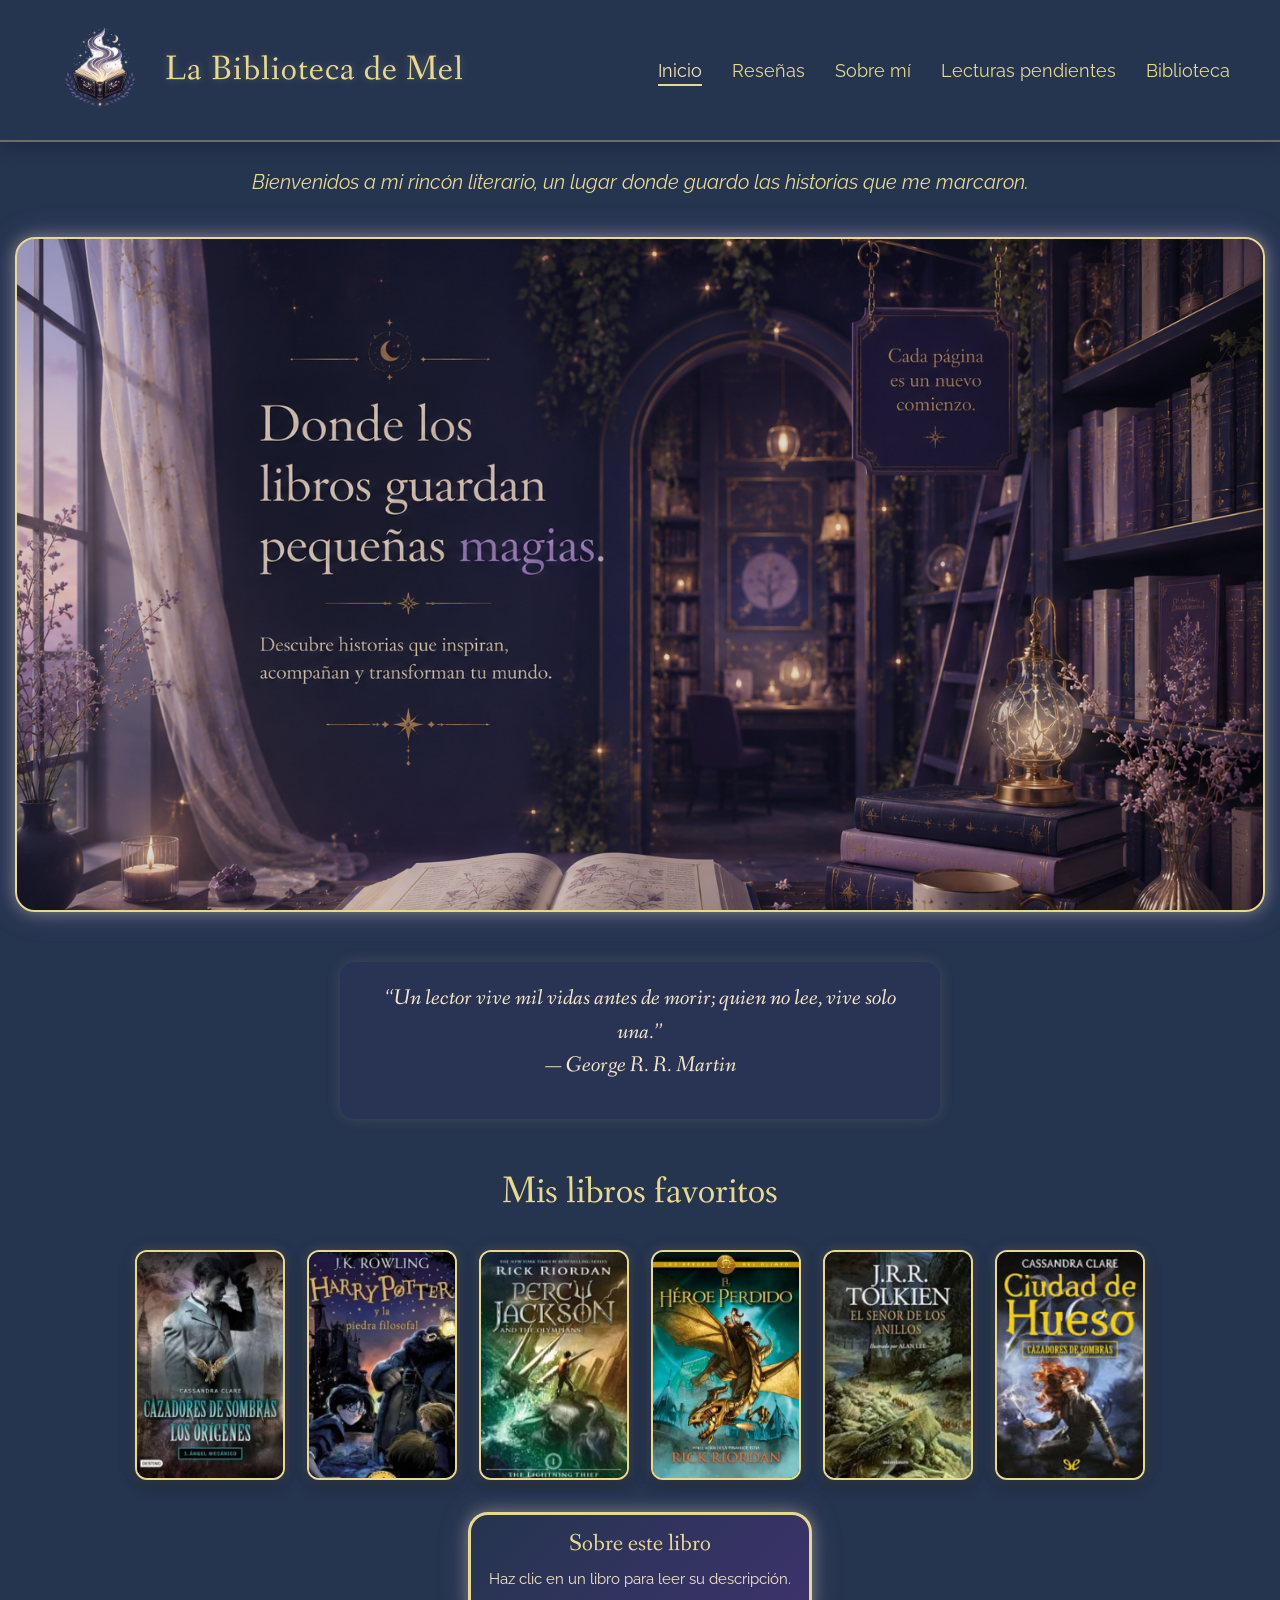
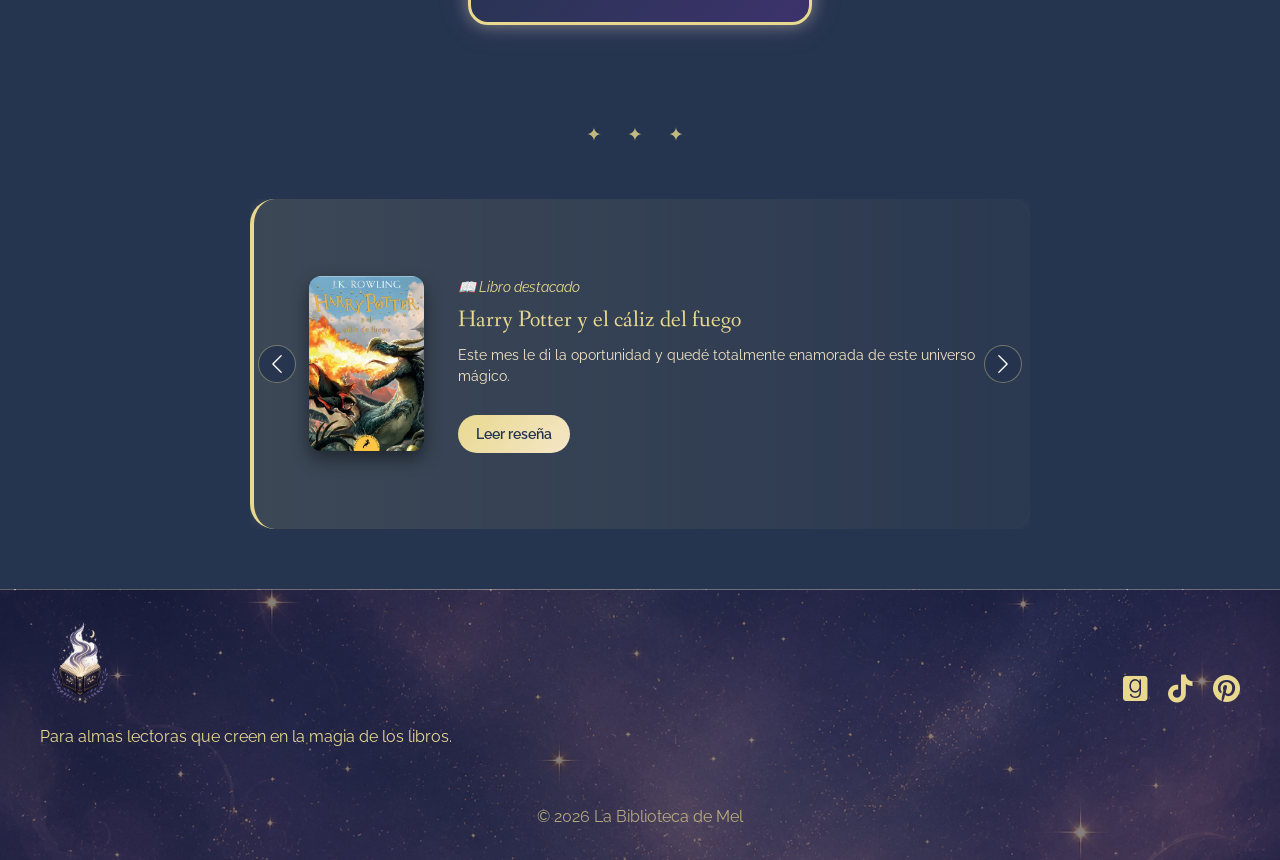
<file: index.html>
<!DOCTYPE html>
<html lang="es">
<head>
    <meta charset="UTF-8">
    <meta name="viewport" content="width=device-width, initial-scale=1.0">
    <meta name="author" content="Melany Russi">
    <meta name="description" content="La Biblioteca de Mel es un rincón literario donde comparto reseñas, libros favoritos, lecturas pendientes y recomendaciones para amantes de la lectura.">
    <meta name="keywords" content="libros, reseñas, lectura, fantasía, Harry Potter, Percy Jackson, Biblioteca de Mel">

    <title>La Biblioteca de Mel | Reseñas y recomendaciones de libros</title>

    <link rel="preconnect" href="https://fonts.googleapis.com">
    <link rel="preconnect" href="https://fonts.gstatic.com" crossorigin>

    <link href="https://fonts.googleapis.com/css2?family=Alef:wght@400;700&family=Fanwood+Text:ital@0;1&family=Raleway:ital,wght@0,100..900;1,100..900&display=swap" rel="stylesheet">

    <link rel="stylesheet" href="https://cdnjs.cloudflare.com/ajax/libs/font-awesome/6.5.1/css/all.min.css">
    <link href="https://cdn.jsdelivr.net/npm/bootstrap@5.3.8/dist/css/bootstrap.min.css" rel="stylesheet">
    <link rel="stylesheet" href="./css/styles.css">
</head>

<body>
    <header class="header">
        <a href="index.html" class="logo" aria-label="Ir al inicio de La Biblioteca de Mel">
            <img src="./assents/logo7.png" alt="Logo de La Biblioteca de Mel" width="100" height="100">
            <h1>La Biblioteca de Mel</h1>
        </a>

        <nav class="menu" aria-label="Navegación principal">
            <ul>
                <li><a href="index.html" aria-current="page">Inicio</a></li>
                <li><a href="./pages/reseñas.html">Reseñas</a></li>
                <li><a href="./pages/sobremi.html">Sobre mí</a></li>
                <li><a href="./pages/lecturaspendientes.html">Lecturas pendientes</a></li>
                <li><a href="./pages/biblioteca.html">Biblioteca</a></li>
            </ul>
        </nav>
    </header>

    <main>
        <p class="bienvenida">
            Bienvenidos a mi rincón literario, un lugar donde guardo las historias que me marcaron.
        </p>

        <section class="hero" aria-labelledby="titulo-hero">
            <div class="overlay">
            </div>
        </section>

        <section class="frase-literaria" aria-label="Frase literaria destacada">
            <p>
                “Un lector vive mil vidas antes de morir; quien no lee, vive solo una.”
                <br>
                — George R. R. Martin
            </p>
        </section>

        <section class="libros" aria-labelledby="titulo-favoritos">
            <h2 id="titulo-favoritos">Mis libros favoritos</h2>

            <div class="galeria">
                <div class="item">
                    <img src="./assents/1,1 (1).webp" alt="Portada del libro Ángel mecánico de Cassandra Clare" loading="lazy" decoding="async" tabindex="0" role="button" data-link="./pages/reseñas.html#resena-angel" data-descripcion="En el Londres victoriano, Tessa Gray descubre un mundo oculto lleno de cazadores de sombras, magia y peligros.">
                </div>

                <div class="item">
                    <img src="./assents/2 (4) (1).jpg" alt="Portada del libro Harry Potter y la piedra filosofal de J. K. Rowling" loading="lazy" decoding="async" tabindex="0" role="button" data-link="./pages/reseñas.html#resena-harry" data-descripcion="Harry Potter descubre que es un mago y comienza sus estudios en Hogwarts, donde vivirá aventuras, amistades y misterios mágicos.">
                </div>

                <div class="item">
                    <img src="./assents/3 (3) (1).jpg" alt="Portada del libro Percy Jackson y el ladrón del rayo de Rick Riordan" loading="lazy" decoding="async" tabindex="0" role="button" data-link="./pages/reseñas.html#resena-percy" data-descripcion="Percy descubre que es hijo de un dios griego y emprende una aventura para encontrar el rayo robado de Zeus, evitar una guerra entre los dioses y descubrir su verdadero destino.">
                </div>

                <div class="item">
                    <img src="./assents/4 (1).jpg" alt="Portada del libro El héroe perdido de Rick Riordan" loading="lazy" decoding="async" tabindex="0" role="button" data-link="./pages/reseñas.html#resena-heroes" data-descripcion="Una nueva generación de semidioses debe unirse para detener el despertar de Gea.">
                </div>

                <div class="item">
                    <img src="./assents/5 (1).jpg" alt="Portada del libro El señor de los anillos de J. R. R. Tolkien" loading="lazy" decoding="async" tabindex="0" role="button" data-link="./pages/reseñas.html#resena-lotr" data-descripcion="Frodo Bolsón emprende un viaje épico para destruir el Anillo Único.">
                </div>

                <div class="item">
                    <img src="./assents/6 (1).jpg" alt="Portada del libro Ciudad de hueso de Cassandra Clare" loading="lazy" decoding="async" tabindex="0" role="button" data-link="./pages/reseñas.html#resena-cazadores" data-descripcion="Clary Fray descubre el mundo de los cazadores de sombras y sus misterios.">
                </div>

                <div id="descripcion-libro" class="descripcion-libro" aria-live="polite">
                    <h3>Sobre este libro</h3>
                    <p id="texto-descripcion">Haz clic en un libro para leer su descripción.</p>

                    <a id="boton-libro" href="./pages/reseñas.html" class="btn-magico">
                        ✨ Descubrir más
                    </a>
                </div>
            </div>
        </section>

        <div class="separador-favorito" aria-hidden="true">
            ✦ ✦ ✦
        </div>

        <section class="destacados-mes" aria-label="Destacados del mes">
            <div id="carouselDestacados" class="carousel slide" data-bs-ride="carousel">
                <div class="carousel-inner">
                    <article class="carousel-item active">
                        <div class="destacado-slide">
                            <img src="./assents/delmes.webp" alt="Portada del libro Harry Potter y el cáliz del fuego de J. K. Rowling" loading="lazy" decoding="async">

                            <div>
                                <span>📖 Libro destacado</span>
                                <h3>Harry Potter y el cáliz del fuego</h3>
                                <p>Este mes le di la oportunidad y quedé totalmente enamorada de este universo mágico.</p>

                                <a href="./pages/reseñas.html#resena-harry" class="btn-favorito">
                                    Leer reseña
                                </a>
                            </div>
                        </div>
                    </article>

                    <article class="carousel-item">
                        <div class="destacado-slide">
                            <img src="./assents/destacado.jpg" alt="Fotografía del escritor Rick Riordan" loading="lazy" decoding="async">

                            <div>
                                <span>✍️ Autor destacado</span>
                                <h3>Rick Riordan</h3>
                                <p>El autor que me hizo descubrir cuánto podía disfrutar perderme entre las páginas de un libro.</p>
                            </div>
                        </div>
                    </article>

                    <article class="carousel-item">
                        <div class="destacado-slide destacado-cita">
                            <div>
                                <span>🌙 Cita destacada</span>
                                <h3>“Siempre hay que tener cuidado con los libros y con lo que contienen, porque las palabras tienen el poder de transformarnos.”</h3>
                                <p>— Cassandra Clare</p>
                            </div>
                        </div>
                    </article>

                    <article class="carousel-item">
                        <div class="destacado-slide">
                            <img src="./assents/biblio27.webp" alt="Portada del libro El Principito de Antoine de Saint-Exupéry" loading="lazy" decoding="async">

                            <div>
                                <span>✨ Recomendación especial</span>
                                <h3>El Principito</h3>
                                <p>Cada vez que leas este libro vas a encontrar nuevos significados.</p>

                                <a href="./pages/reseñas.html" class="btn-favorito">
                                    Leer reseña
                                </a>
                            </div>
                        </div>
                    </article>
                </div>

                <button class="carousel-control-prev" type="button" data-bs-target="#carouselDestacados" data-bs-slide="prev" aria-label="Ver destacado anterior">
                    <span class="carousel-control-prev-icon" aria-hidden="true"></span>
                </button>

                <button class="carousel-control-next" type="button" data-bs-target="#carouselDestacados" data-bs-slide="next" aria-label="Ver destacado siguiente">
                    <span class="carousel-control-next-icon" aria-hidden="true"></span>
                </button>
            </div>
        </section>
    </main>

    <footer class="footer">
        <div class="footer-contenido">
            <div class="footer-logo">
                <img src="./assents/logo7.png" alt="Logo de La Biblioteca de Mel" width="100" height="100">
                <p>Para almas lectoras que creen en la magia de los libros.</p>
            </div>

            <div class="footer-redes">
                <div class="iconos">
                    <a href="#" aria-label="Ir a Goodreads">
                        <i class="fa-brands fa-goodreads" aria-hidden="true"></i>
                    </a>

                    <a href="#" aria-label="Ir a TikTok">
                        <i class="fa-brands fa-tiktok" aria-hidden="true"></i>
                    </a>

                    <a href="#" aria-label="Ir a Pinterest">
                        <i class="fa-brands fa-pinterest" aria-hidden="true"></i>
                    </a>
                </div>
            </div>
        </div>

        <div class="footer-copy">
            <p>© 2026 La Biblioteca de Mel</p>
        </div>
    </footer>

    <script>
        const libros = document.querySelectorAll(".item img");
        const textoDescripcion = document.getElementById("texto-descripcion");
        const botonLibro = document.getElementById("boton-libro");

        function mostrarDescripcion(elemento) {
            textoDescripcion.textContent = elemento.dataset.descripcion;
            botonLibro.href = elemento.dataset.link;
            botonLibro.style.display = "inline-block";

            document.querySelectorAll(".item").forEach(item => {
                item.classList.remove("seleccionado");
            });

            elemento.parentElement.classList.add("seleccionado");
        }

        libros.forEach(libro => {
            libro.addEventListener("click", () => {
                mostrarDescripcion(libro);
            });

            libro.addEventListener("keydown", evento => {
                if (evento.key === "Enter" || evento.key === " ") {
                    evento.preventDefault();
                    mostrarDescripcion(libro);
                }
            });
        });
    </script>

    <script src="https://cdn.jsdelivr.net/npm/bootstrap@5.3.8/dist/js/bootstrap.bundle.min.js"></script>
</body>
</html>
</file>
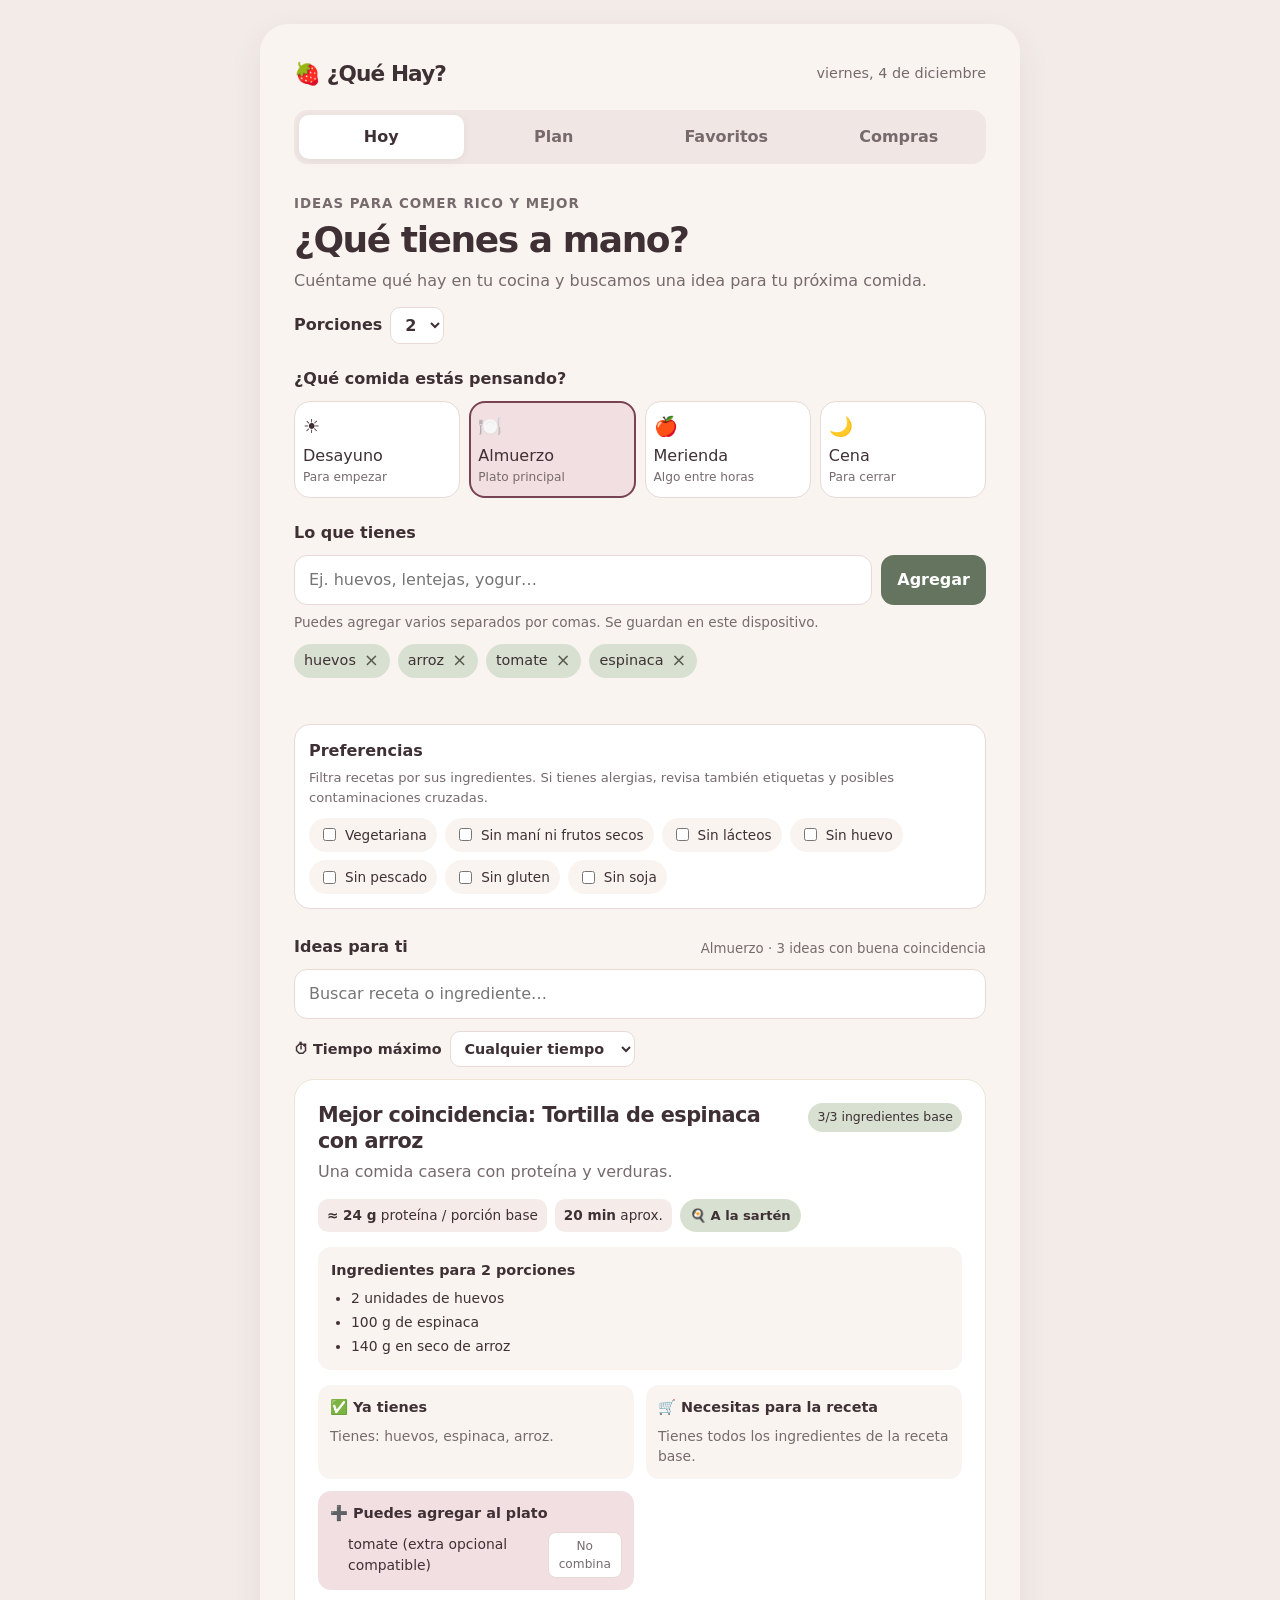
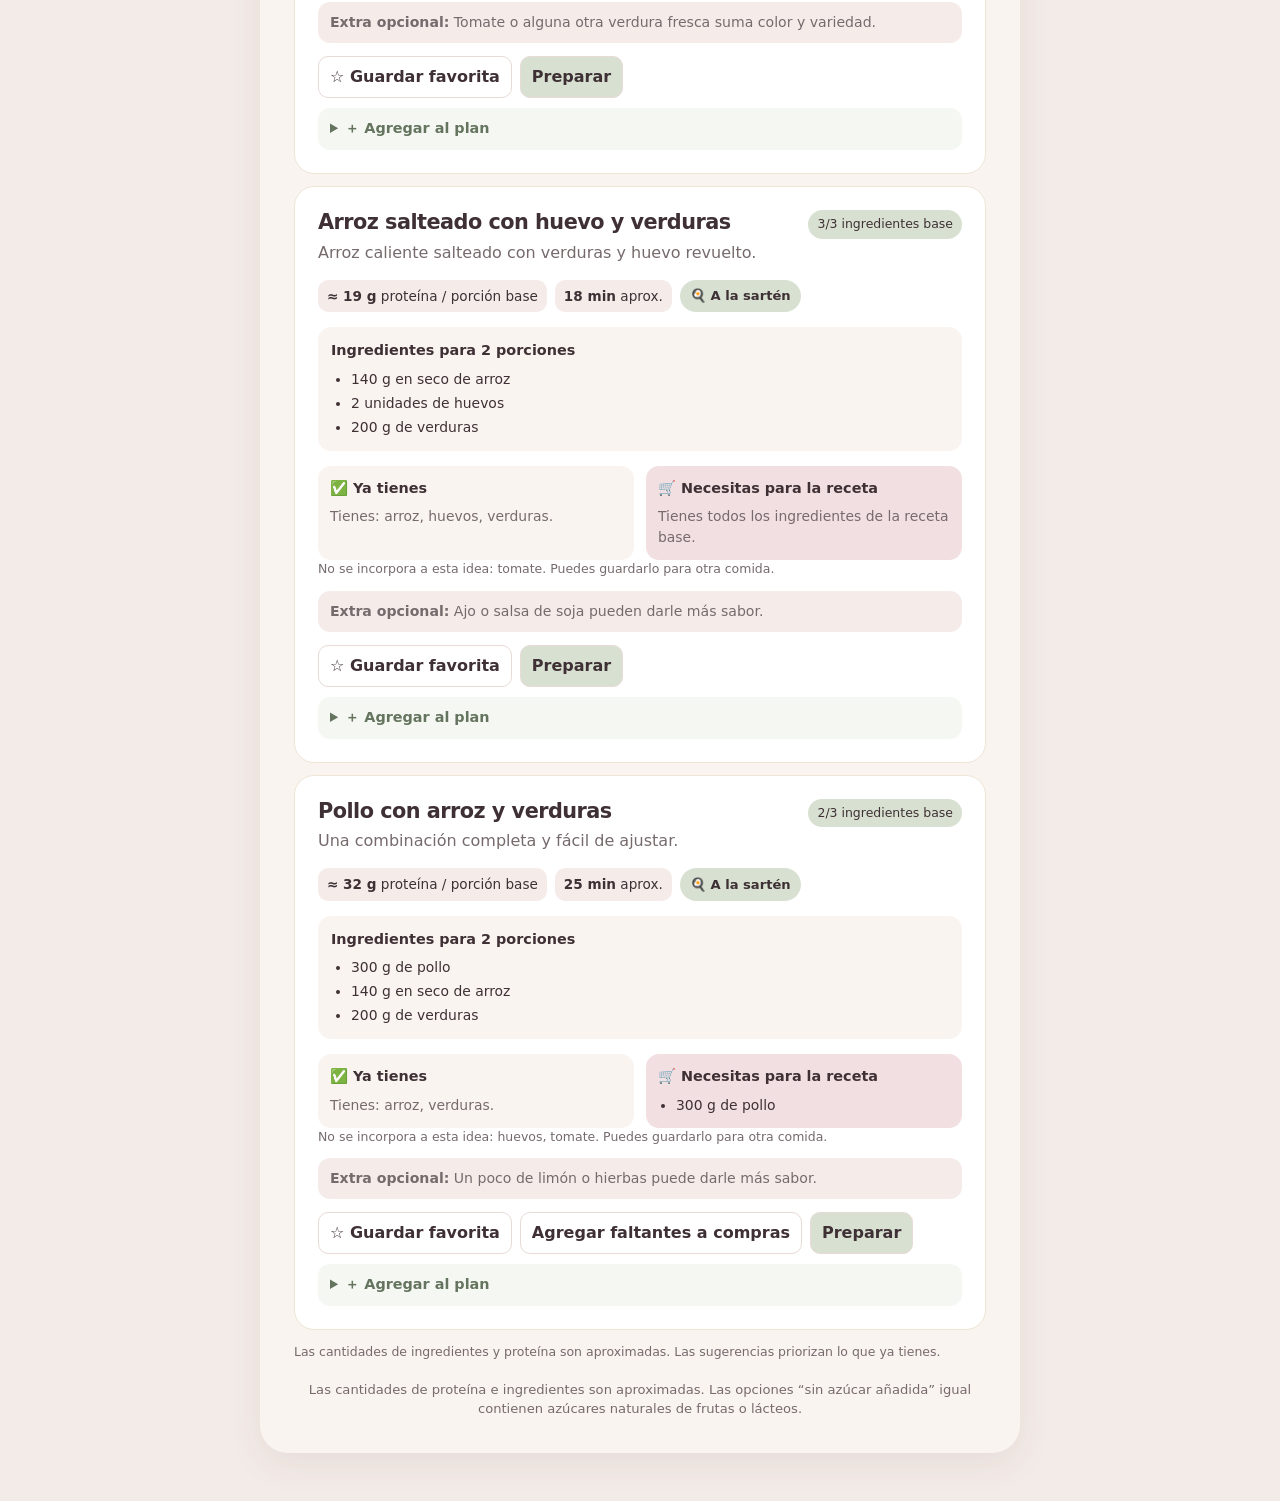
<file: que-hay.html>
<!doctype html>
<html lang="es">
<head>
<meta charset="utf-8">
<meta name="viewport" content="width=device-width, initial-scale=1">
<meta name="theme-color" content="#FAF4F1">
<meta name="description" content="Encuentra recetas sencillas con lo que tienes en casa. Inspírate para el desayuno, almuerzo, merienda y cena, planifica la semana y organiza tus compras.">
<meta property="og:type" content="website">
<meta property="og:locale" content="es_UY">
<meta property="og:title" content="¿Qué Hay? | Recetas con lo que tienes en casa">
<meta property="og:description" content="Encuentra recetas sencillas con tus ingredientes, planifica la semana y organiza tus compras.">
<meta name="twitter:card" content="summary">
<meta name="twitter:title" content="¿Qué Hay? | Recetas con lo que tienes en casa">
<meta name="twitter:description" content="Encuentra recetas sencillas con tus ingredientes, planifica la semana y organiza tus compras.">
<title>¿Qué Hay? | Recetas con lo que tienes en casa</title>
<style>
:root{color-scheme:light;--cream:#FAF4F1;--tomato:#784352;--olive:#64745F;--ink:#3E3034;--muted:#766A6C;--line:#E7DAD7;--mint:#D8E1D1}
*{box-sizing:border-box}
body{margin:0;background:#F3EBE8;color:var(--ink);font:16px/1.5 system-ui,-apple-system,"Segoe UI",sans-serif}
button,input,select{font:inherit}button{cursor:pointer}
.shell{width:min(100% - 28px,760px);margin:24px auto 48px}
.app{background:var(--cream);border-radius:28px;padding:clamp(18px,4vw,34px);box-shadow:0 12px 36px #493b2312}
.top{display:flex;align-items:center;justify-content:space-between}
.brand{font-size:1.35rem;font-weight:750;letter-spacing:-.04em}.brand b{color:var(--tomato)}
.date{color:var(--muted);font-size:.9rem}.hero{margin:30px 0 22px}
.eyebrow{margin:0 0 5px;color:var(--muted);font-size:.84rem;font-weight:650;text-transform:uppercase;letter-spacing:.07em}
h1{margin:0;font-size:clamp(1.65rem,5vw,2.25rem);line-height:1.12;letter-spacing:-.04em}
.intro{margin:9px 0 0;color:var(--muted)}
.section-title{font-size:1rem;font-weight:700;margin:23px 0 10px}
.meals{display:grid;grid-template-columns:repeat(4,1fr);gap:9px}
.meal{min-height:82px;border:1px solid var(--line);border-radius:16px;background:#fff;padding:11px 8px;color:var(--ink);text-align:left;transition:.15s}
.meal:hover{border-color:var(--tomato)}
.meal[aria-pressed=true]{background:#F2DFE1;border:2px solid var(--tomato);padding:10px 7px}
.meal .emoji{display:block;font-size:1.2rem;margin-bottom:2px}
.meal small{display:block;color:var(--muted);font-size:.76rem}
.field-row{display:flex;gap:9px}
.field-row input{min-width:0;flex:1;border:1px solid var(--line);border-radius:13px;padding:12px 14px;background:#fff;color:var(--ink)}
input:focus-visible,button:focus-visible,select:focus-visible{outline:3px solid #78435266;outline-offset:2px}
.secondary{border:0;border-radius:13px;padding:11px 16px;font-weight:650;background:var(--olive);color:white}
.hint{font-size:.85rem;color:var(--muted);margin:7px 0 0}
.preferences{margin-top:18px;padding:14px;border:1px solid var(--line);border-radius:16px;background:#fff}
.preferences h2{font-size:1rem;margin:0 0 5px}
.preferences p{font-size:.82rem;color:var(--muted);margin:0 0 10px}
.preference-options{display:flex;flex-wrap:wrap;gap:8px}
.preference-options label{display:flex;align-items:center;gap:6px;padding:7px 10px;border-radius:999px;background:var(--cream);font-size:.85rem}
.preference-options input{accent-color:var(--tomato)}
.servings-control{display:flex;align-items:center;gap:8px;margin-top:14px;font-weight:650}
.servings-control select{border:1px solid var(--line);border-radius:10px;padding:7px 10px;background:#fff;color:var(--ink)}
.time-filter{display:flex;align-items:center;gap:8px;margin:0 0 12px;font-size:.9rem;font-weight:650}
.time-filter select{border:1px solid var(--line);border-radius:10px;padding:8px 10px;background:#fff;color:var(--ink)}
.chips{display:flex;flex-wrap:wrap;gap:8px;margin-top:12px}
.chip{display:inline-flex;align-items:center;gap:7px;padding:6px 10px;border-radius:999px;background:var(--mint);font-size:.9rem}
.chip button{border:0;background:transparent;color:#55594c;font-size:1.1rem;line-height:1;padding:0 1px}
.empty{font-size:.9rem;color:var(--muted);margin:11px 0}
.result-head{display:flex;justify-content:space-between;align-items:end;gap:12px;margin:26px 0 10px}
.result-head .section-title{margin:0}.result-head small{color:var(--muted);text-align:right}
.recipe{background:#fff;border:1px solid #eee5d5;border-radius:20px;padding:clamp(16px,3.5vw,23px)}
.recipe-top{display:flex;justify-content:space-between;gap:12px;align-items:flex-start}
.recipe h2{font-size:1.3rem;line-height:1.25;margin:0 0 5px;letter-spacing:-.025em}
.recipe p{color:var(--muted);margin:0}
.match{background:var(--mint);border-radius:999px;padding:5px 9px;white-space:nowrap;font-size:.78rem;color:var(--ink)}
.no-sugar{display:inline-block;margin-top:8px;padding:4px 8px;border-radius:999px;background:var(--mint);font-size:.78rem;font-weight:650}
.facts{display:flex;flex-wrap:wrap;gap:8px;margin:15px 0}
.fact{background:#F5ECEA;border-radius:10px;padding:6px 9px;font-size:.85rem}
.method-tag{display:inline-flex;align-items:center;gap:5px;background:#D8E1D1;border-radius:999px;padding:6px 10px;font-size:.82rem;font-weight:650}
.availability{margin-top:15px;display:grid;grid-template-columns:1fr 1fr;gap:12px}
.availability section{padding:12px;border-radius:13px;background:var(--cream)}
.availability section:last-child{background:#F2DFE1}
.availability h3,.recipe-details h3{font-size:.9rem;margin:0 0 7px}
.availability p{font-size:.87rem;color:var(--muted)}
.availability ul{padding-left:18px;margin:0;font-size:.87rem}
.availability li+li{margin-top:3px}
.addon-list{list-style:none;padding:0;margin:0}
.addon-list li{display:flex;align-items:center;justify-content:space-between;gap:8px;font-size:.87rem}
.addon-list li+li{margin-top:7px}
.reject-button{border:1px solid var(--line);border-radius:8px;padding:4px 8px;background:#fff;color:var(--muted);font-size:.76rem}
.reject-button:hover{border-color:var(--tomato);color:var(--tomato)}
.recipe-details{margin-top:15px;padding:13px;border-radius:13px;background:var(--cream)}
.recipe-details ul,.recipe-details ol{margin:0;padding-left:20px;font-size:.87rem}
.recipe-details li+li{margin-top:3px}
.note{font-size:.78rem;color:var(--muted);margin:13px 0 0}
.footer{font-size:.82rem;color:var(--muted);text-align:center;margin:18px 0 0}
.toast{margin-top:10px;color:#3c6841;font-size:.88rem;min-height:1.3em}
.app-nav{display:flex;gap:8px;margin:20px 0 4px;padding:5px;background:#F0E7E5;border-radius:14px}
.nav-button{flex:1;border:0;border-radius:10px;padding:10px 12px;background:transparent;color:var(--muted);font-weight:650}
.nav-button.active{background:#fff;color:var(--ink);box-shadow:0 2px 8px #493b2312}
.saved-list{display:grid;gap:10px;margin-top:14px}
.saved-item{display:flex;justify-content:space-between;align-items:center;gap:12px;padding:14px;border:1px solid var(--line);border-radius:14px;background:#fff}
.saved-item p{margin:3px 0 0;color:var(--muted);font-size:.88rem}
.saved-actions,.recipe-actions{display:flex;flex-wrap:wrap;gap:8px;margin-top:13px}
.saved-actions button,.recipe-actions button,.remove-button{border:1px solid var(--line);border-radius:10px;padding:8px 11px;background:#fff;color:var(--ink);font-weight:600}
.recipe-actions button:last-child{background:var(--mint)}
.shopping-list{display:grid;gap:8px;padding:0;list-style:none;margin:16px 0}
.shopping-item{display:flex;align-items:center;gap:10px;padding:11px 12px;border-radius:12px;background:#fff}
.shopping-item label{flex:1;display:flex;align-items:center;gap:10px}
.shopping-item input:checked+span{text-decoration:line-through;color:var(--muted)}
.plan-days{display:grid;gap:12px;margin-top:16px}
.plan-day{padding:14px;border:1px solid var(--line);border-radius:15px;background:#fff}
.plan-day.completed{border-color:#A9B99E;background:#F5F8F2}
.plan-day h2{font-size:1rem;margin:0 0 10px;text-transform:capitalize}
.plan-done-button{margin:0 0 11px;border:1px solid #A9B99E;border-radius:9px;padding:7px 10px;background:#fff;color:var(--olive);font-size:.82rem;font-weight:700}
.plan-day.completed .plan-done-button{background:var(--olive);color:#fff}
.plan-empty{margin:0 0 11px;color:var(--muted);font-size:.8rem}
.plan-missing{margin:0 0 12px;padding:8px 10px;border-radius:10px;background:#F5ECEA;color:var(--muted);font-size:.82rem}
.plan-missing.complete{background:#F5F8F2;color:var(--olive)}
.plan-slots{display:grid;grid-template-columns:repeat(2,minmax(0,1fr));gap:10px}
.plan-slot{display:grid;gap:4px;font-size:.8rem;color:var(--muted);font-weight:650}
.plan-slot select{width:100%;min-width:0;border:1px solid var(--line);border-radius:9px;padding:8px;background:#fff;color:var(--ink);font-size:.85rem}
.plan-slot-wrap{min-width:0}
.plan-move{margin-top:5px;padding:5px 7px;border-radius:9px;background:#F5F8F2}
.plan-move summary{cursor:pointer;color:var(--olive);font-size:.78rem;font-weight:650}
.plan-move-controls{display:flex;gap:6px;align-items:end;margin-top:7px}
.plan-move-controls label{display:grid;flex:1;gap:3px;color:var(--muted);font-size:.72rem}
.plan-move-controls select{width:100%;min-width:0;border:1px solid var(--line);border-radius:7px;padding:6px;background:#fff;color:var(--ink);font-size:.78rem}
.plan-move-controls button{border:0;border-radius:7px;padding:7px 9px;background:var(--olive);color:#fff;font-size:.78rem;font-weight:650}
.plan-move-feedback{display:block;min-height:1em;margin-top:4px;color:var(--tomato);font-size:.73rem}
.plan-actions{display:flex;align-items:center;flex-wrap:wrap;gap:10px;margin-top:16px}
.plan-count{font-size:.87rem;color:var(--muted)}
[data-view="plan"]{white-space:nowrap}
.plan-from-recipe{margin-top:10px;padding:10px 12px;border-radius:12px;background:#F5F8F2}
.plan-from-recipe summary{cursor:pointer;font-size:.9rem;font-weight:700;color:var(--olive)}
.plan-from-recipe-controls{display:flex;align-items:end;gap:8px;margin-top:9px}
.plan-from-recipe-controls label{display:grid;flex:1;gap:4px;font-size:.78rem;color:var(--muted)}
.plan-from-recipe-controls select{width:100%;min-width:0;border:1px solid var(--line);border-radius:9px;padding:8px;background:#fff;color:var(--ink)}
.plan-from-recipe-controls button{border:0;border-radius:9px;padding:9px 11px;background:var(--olive);color:#fff;font-weight:650}
.plan-feedback{display:block;min-height:1.2em;margin-top:6px;font-size:.82rem;color:var(--tomato)}
[hidden]{display:none!important}
.cooking-card{margin-top:14px;padding:16px;border:1px solid #E7DAD7;border-radius:16px;background:#FAF4F1}.cooking-header{display:flex;justify-content:space-between;align-items:center;gap:10px;margin-bottom:12px}.cooking-count{font-size:.84rem;font-weight:700;color:var(--tomato)}.cooking-close{border:0;background:transparent;color:var(--muted);padding:5px 8px}.cooking-progress{height:8px;margin:0 0 14px;border-radius:99px;background:#E7DAD7;overflow:hidden}.cooking-progress span{display:block;height:100%;border-radius:inherit;background:var(--olive);transition:width .2s}.cooking-step{min-height:88px;display:flex;align-items:center;margin:0;padding:16px;border-radius:13px;background:#fff;font-size:1.08rem;line-height:1.5}.cooking-controls{display:flex;justify-content:space-between;gap:10px;margin-top:14px}.cooking-controls button{border:1px solid var(--line);border-radius:10px;padding:9px 13px;background:#fff;color:var(--ink);font-weight:650}.cooking-controls button:last-child{background:var(--tomato);color:#fff;border-color:var(--tomato)}.cooking-controls button:disabled{opacity:.45;cursor:not-allowed}
.substitution-card{margin-top:12px;padding:12px;border:1px solid #D8E1D1;border-radius:13px;background:#F5F8F2}
.substitution-card h3{font-size:.88rem;margin:0 0 5px}
.substitution-card ul{margin:0;padding-left:19px;font-size:.87rem}
.drink-pairing{margin-top:14px;padding:14px;border:1px solid #D8E1D1;border-radius:14px;background:#F5F8F2}
.drink-pairing h3{font-size:.9rem;margin:0 0 9px}
.drink-pairing-controls{display:flex;gap:8px;flex-wrap:wrap}
.drink-pairing select{min-width:0;flex:1;border:1px solid var(--line);border-radius:10px;padding:9px;background:#fff;color:var(--ink)}
.drink-pairing button{border:1px solid var(--line);border-radius:10px;padding:8px 11px;background:#fff;color:var(--ink);font-weight:650}
.drink-pairing p{margin:10px 0 0;font-size:.88rem}
@media(max-width:520px){
 .shell{width:min(100% - 18px,760px);margin:10px auto 28px}
 .app{border-radius:22px;padding:18px 14px}
 .meals{grid-template-columns:repeat(2,1fr)}.meal{min-height:68px}
 .field-row{flex-wrap:wrap}.field-row input{flex-basis:100%}.field-row button{flex:1}
 .availability{grid-template-columns:1fr}
 .result-head{align-items:flex-start;flex-direction:column}
 .result-head small{text-align:left}
}
</style>
</head>
<body>
<main class="shell">
<div class="app">
<header class="top">
  <div class="brand"><b>🍓</b> ¿Qué Hay?</div>
  <div class="date" id="today"></div>
</header>

<nav class="app-nav" aria-label="Secciones de la app">
  <button class="nav-button active" type="button" data-view="today">Hoy</button>
  <button class="nav-button" type="button" data-view="plan">Plan</button>
  <button class="nav-button" type="button" data-view="favorites">Favoritos</button>
  <button class="nav-button" type="button" data-view="shopping">Compras</button>
</nav>

<section class="hero" data-view-content="today">
  <p class="eyebrow">Ideas para comer rico y mejor</p>
  <h1>¿Qué tienes a mano?</h1>
  <p class="intro">Cuéntame qué hay en tu cocina y buscamos una idea para tu próxima comida.</p>
  <label class="servings-control">
    Porciones
    <select id="servings-select">
      <option value="1">1</option><option value="2">2</option>
      <option value="3">3</option><option value="4">4</option>
      <option value="5">5</option><option value="6">6</option>
    </select>
  </label>
</section>

<section data-view-content="today" aria-labelledby="meal-title">
  <h2 class="section-title" id="meal-title">¿Qué comida estás pensando?</h2>
  <div class="meals" id="meals"></div>
</section>

<section data-view-content="today" aria-labelledby="pantry-title">
  <h2 class="section-title" id="pantry-title">Lo que tienes</h2>
  <form class="field-row" id="ingredient-form">
    <input id="ingredient-input" autocomplete="off" placeholder="Ej. huevos, lentejas, yogur…" aria-label="Ingrediente para agregar">
    <button class="secondary" type="submit">Agregar</button>
  </form>
  <p class="hint">Puedes agregar varios separados por comas. Se guardan en este dispositivo.</p>
  <div class="chips" id="chips" aria-live="polite"></div>
  <div class="toast" id="toast" aria-live="polite"></div>
</section>

<section class="preferences" data-view-content="today" aria-labelledby="preferences-title">
  <h2 id="preferences-title">Preferencias</h2>
  <p>Filtra recetas por sus ingredientes. Si tienes alergias, revisa también etiquetas y posibles contaminaciones cruzadas.</p>
  <div class="preference-options">
    <label><input type="checkbox" data-diet="vegetarian"> Vegetariana</label>
    <label><input type="checkbox" data-allergen="peanuts"> Sin maní ni frutos secos</label>
    <label><input type="checkbox" data-allergen="dairy"> Sin lácteos</label>
    <label><input type="checkbox" data-allergen="eggs"> Sin huevo</label>
    <label><input type="checkbox" data-allergen="fish"> Sin pescado</label>
    <label><input type="checkbox" data-allergen="gluten"> Sin gluten</label>
    <label><input type="checkbox" data-allergen="soy"> Sin soja</label>
  </div>
</section>

<section data-view-content="today" aria-labelledby="idea-title">
  <div class="result-head">
    <h2 class="section-title" id="idea-title">Ideas para ti</h2>
    <small id="result-summary"></small>
  </div>
  <div class="field-row" style="margin-bottom:12px">
    <input id="recipe-search" type="search" autocomplete="off"
      placeholder="Buscar receta o ingrediente…"
      aria-label="Buscar recetas por nombre o ingrediente">
  </div>
  <label class="time-filter" for="time-filter">⏱ Tiempo máximo
    <select id="time-filter">
      <option value="0">Cualquier tiempo</option>
      <option value="15">Hasta 15 minutos</option>
      <option value="30">Hasta 30 minutos</option>
      <option value="45">Hasta 45 minutos</option>
    </select>
  </label>
  <div id="result"></div>
</section>

<section data-view-content="favorites" hidden aria-labelledby="favorites-title">
  <h1 id="favorites-title">Tus favoritos</h1>
  <p class="intro">Guarda las ideas que quieras volver a preparar.</p>
  <div class="saved-list" id="favorite-list"></div>
</section>

<section data-view-content="shopping" hidden aria-labelledby="shopping-title">
  <h1 id="shopping-title">Lista de compras</h1>
  <p class="intro">Aquí quedan los ingredientes que agregues desde una receta o escribas tú.</p>
  <form class="field-row" id="shopping-form" style="margin-top:16px">
    <input id="shopping-input" autocomplete="off" placeholder="Ej. yogur natural, zanahorias…" aria-label="Agregar a la lista de compras">
    <button class="secondary" type="submit">Agregar</button>
  </form>
  <ul class="shopping-list" id="shopping-list"></ul>
</section>

<section data-view-content="plan" hidden aria-labelledby="plan-title">
  <h1 id="plan-title">Plan semanal</h1>
  <p class="intro">Elige una receta para cada comida. El plan se guarda en este dispositivo.</p>
  <div class="plan-actions">
    <button class="secondary" id="plan-shopping" type="button">Agregar faltantes del plan a Compras</button>
    <span class="plan-count" id="plan-count" aria-live="polite"></span>
  </div>
  <div class="plan-days" id="plan-days"></div>
</section>

<p class="footer">Las cantidades de proteína e ingredientes son aproximadas. Las opciones “sin azúcar añadida” igual contienen azúcares naturales de frutas o lácteos.</p>
</div>
</main>

<script>
const meals=[
  ['desayuno','☀️','Desayuno','Para empezar'],
  ['almuerzo','🍽️','Almuerzo','Plato principal'],
  ['merienda','🍎','Merienda','Algo entre horas'],
  ['cena','🌙','Cena','Para cerrar']
];

const ingredientAliases={
  huevos:['huevo','huevos'],huevo:['huevo','huevos'],
  pan:['pan','tostada','tostadas'],'pan integral':['pan integral','integral'],
  tomate:['tomate','jitomate'],espinaca:['espinaca','espinacas'],
  acelga:['acelga','acelgas'],coliflor:['coliflor','coliflores'],arroz:['arroz'],
  pollo:['pollo','pechuga'],verduras:['verdura','verduras','vegetales'],
  avena:['avena','avena arrollada'],yogur:['yogur','yogurt'],
  banana:['banana','bananas','platano','plátano'],mango:['mango','mangos'],
  kiwi:['kiwi','kiwis'],uvas:['uva','uvas'],durazno:['durazno','duraznos','melocoton','melocotón'],
  arandanos:['arandano','arándano','arandanos','arándanos','blueberry','blueberries'],
  anana:['anana','ananá','piña','pina'],melon:['melon','melón'],sandia:['sandia','sandía'],
  ciruela:['ciruela','ciruelas'],cerezas:['cereza','cerezas'],
  mandarina:['mandarina','mandarinas'],pomelo:['pomelo','pomelos','toronja','toronjas'],
  lima:['lima','limas'],cafe:['cafe','café','cafe molido','café molido','cafe instantaneo','café instantáneo'],
  te:['te','té','saquito de te','saquito de té','te negro','té negro','te verde','té verde','bolsita de te'],
  'yerba mate':['yerba mate','yerba','yerba para mate','mate'],queso:['queso'],
  lentejas:['lenteja','lentejas'],garbanzos:['garbanzo','garbanzos','hummus'],
  zanahoria:['zanahoria','zanahorias'],papa:['papa','papas','patata','patatas'],
  atun:['atun','atún'],carne:['carne','res','ternera'],
  'carne vacuna':['carne vacuna','carne de vaca','carne','vaca','res','ternera','bife','churrasco','asado','vacio','vacío','nalga','cuadril','milanesa','milanesas'],
  cerdo:['cerdo','carne de cerdo','chancho','puerco','bondiola','chuleta','costillita','costillitas','milanesa de cerdo'],
  'pan rallado':['pan rallado','rebozador','miga de pan'],
  pescado:['pescado','merluza'],salmon:['salmon','salmón'],leche:['leche'],
  frutilla:['frutilla','frutillas','fresa','fresas'],manzana:['manzana','manzanas'],
  pera:['pera','peras'],naranja:['naranja','naranjas'],palta:['palta','aguacate'],
  mani:['mani','maní','cacahuate','crema de mani','mantequilla de mani'],
  nueces:['nuez','nueces','almendras'],
  semillas:['semilla','semillas','chia','chía','sesamo','sésamo'],
  granola:['granola'],quinoa:['quinoa','quinua'],canela:['canela'],
  porotos:['poroto','porotos','frijol','frijoles','alubia','alubias','frejoles'],
  tofu:['tofu'],brocoli:['brocoli','brócoli'],
  morron:['morron','morrón','pimiento','aji','ají'],cebolla:['cebolla'],
  ajo:['ajo'],pepino:['pepino'],lechuga:['lechuga'],
  zapallito:['zapallito','calabacin','calabacín'],calabaza:['calabaza','zapallo'],
  choclo:['choclo','maiz','maíz','elote'],pasta:['pasta','fideos','macarrones'],
  fideos:['fideo','fideos','pasta'],harina:['harina'],miel:['miel'],
  limon:['limon','limón'],aceite:['aceite','aceite de oliva'],
  aceitunas:['aceituna','aceitunas'],ricota:['ricota','requeson','requesón'],
  batata:['batata','boniato'],arvejas:['arveja','arvejas','guisantes'],
  champinones:['champinon','champiñon','champiñones','hongos'],
  repollo:['repollo','col'],pavo:['pavo'],jamon:['jamon','jamón'],
  galletas:['galleta','galletas','crackers'],cacao:['cacao','cocoa'],
  berenjena:['berenjena','berenjenas','eggplant'],
  remolacha:['remolacha','remolachas','betabel','beterraga'],
  polenta:['polenta','harina de maiz','harina de maíz','polenta instantanea','polenta instantánea'],
  'carne picada magra':['carne picada','carne molida','carne molida magra','picada vacuna','carne picada vacuna'],
  'repollo morado':['repollo morado','repollo colorado','col morada','col lombarda'],
  papaya:['papaya','papayas','mamon','mamón','lechosa'],
  frambuesa:['frambuesa','frambuesas','frambuesa roja','raspberry','raspberries'],
  puerro:['puerro','puerros','poro','porro','leek'],
  hinojo:['hinojo','bulbo de hinojo','fenouil'],
  mandioca:['mandioca','yuca','aipim','cassava'],
  'cuscús':['cuscús','cuscus','couscous'],
  tomillo:['tomillo'],jengibre:['jengibre','ginger'],
  perejil:['perejil','perejil fresco'],oregano:['oregano','orégano'],
  romero:['romero','romero fresco'],laurel:['laurel','hoja de laurel'],
  menta:['menta','hierbabuena'],vinagre:['vinagre','vinagre de manzana']
};

const recipes=[
  {meal:'desayuno',name:'Huevos revueltos con tostada y tomate',desc:'Un desayuno sencillo con proteína y algo fresco.',ingredients:['huevos','pan','tomate'],protein:20,time:12,boost:'Una fruta de estación suma fibra y variedad.',keys:{huevos:['huevo','huevos'],pan:['pan','tostada'],tomate:['tomate']}},
  {meal:'desayuno',name:'Avena con yogur y banana',desc:'Una opción rápida, saciante y fácil de adaptar.',ingredients:['avena','yogur','banana'],protein:17,time:8,boost:'Un puñado de nueces o maní aporta grasas saludables y más proteína.',keys:{avena:['avena'],yogur:['yogur'],banana:['banana','plátano']}},
  {meal:'desayuno',name:'Tostadas con queso y huevo',desc:'Combina una fuente de proteína con pan para arrancar.',ingredients:['pan','queso','huevos'],protein:22,time:10,boost:'Agrega fruta si tienes para completar la comida.',keys:{pan:['pan','tostada'],queso:['queso'],huevos:['huevo','huevos']}},
  {meal:'almuerzo',name:'Tortilla de espinaca con arroz',desc:'Una comida casera con proteína y verduras.',ingredients:['huevos','espinaca','arroz'],protein:24,time:20,boost:'Tomate o alguna otra verdura fresca suma color y variedad.',keys:{huevos:['huevo','huevos'],espinaca:['espinaca'],arroz:['arroz']}},
  {meal:'almuerzo',name:'Lentejas con huevo y tomate',desc:'Legumbres y huevo en un plato rendidor.',ingredients:['lentejas','huevos','tomate'],protein:26,time:25,boost:'Si tienes, suma una verdura más como zanahoria o morrón.',keys:{lentejas:['lenteja','lentejas'],huevos:['huevo','huevos'],tomate:['tomate']}},
  {meal:'almuerzo',name:'Pollo con arroz y verduras',desc:'Una combinación completa y fácil de ajustar.',ingredients:['pollo','arroz','verduras'],protein:32,time:25,boost:'Un poco de limón o hierbas puede darle más sabor.',keys:{pollo:['pollo','pechuga'],arroz:['arroz'],verduras:['verdura','verduras','zanahoria','morrón','espinaca','brócoli']}},
  {meal:'merienda',name:'Yogur con avena y banana',desc:'Una merienda práctica con proteína y energía.',ingredients:['yogur','avena','banana'],protein:17,time:5,boost:'Unas semillas o frutos secos aportan textura y grasas saludables.',keys:{yogur:['yogur','yogurt'],avena:['avena'],banana:['banana','plátano']}},
  {meal:'merienda',name:'Tostadas con queso y tomate',desc:'Una opción salada, simple y rica.',ingredients:['pan','queso','tomate'],protein:14,time:8,boost:'Puedes sumar un huevo para aumentar la proteína.',keys:{pan:['pan','tostada','tostadas'],queso:['queso'],tomate:['tomate']}},
  {meal:'merienda',name:'Hummus con pan y zanahoria',desc:'Garbanzos y vegetales en una merienda distinta.',ingredients:['garbanzos','pan','zanahoria'],protein:13,time:10,boost:'Si tienes yogur natural, puede acompañar y sumar proteína.',keys:{garbanzos:['garbanzo','garbanzos','hummus'],pan:['pan'],zanahoria:['zanahoria']}},
  {meal:'cena',name:'Omelette de queso y verduras',desc:'Una cena rápida que puedes hacer con las verduras que tengas.',ingredients:['huevos','queso','verduras'],protein:25,time:15,boost:'Una ensalada sencilla puede completar el plato.',keys:{huevos:['huevo','huevos'],queso:['queso'],verduras:['verdura','verduras','tomate','espinaca','cebolla','morrón']}},
  {meal:'cena',name:'Garbanzos salteados con verduras',desc:'Legumbres y verduras para una cena sin complicaciones.',ingredients:['garbanzos','verduras','arroz'],protein:20,time:20,boost:'Puedes añadir un huevo o un poco de queso si quieres subir la proteína.',keys:{garbanzos:['garbanzo','garbanzos'],verduras:['verdura','verduras','tomate','espinaca','cebolla','morrón'],arroz:['arroz']}},
  {meal:'cena',name:'Atún con papa y ensalada',desc:'Una mezcla práctica de proteína, vegetales y papa.',ingredients:['atún','papa','tomate'],protein:29,time:20,boost:'Agrega hojas verdes o cualquier verdura fresca que tengas.',keys:{'atún':['atún','atun'],papa:['papa','papas','patata','patatas'],tomate:['tomate']}},
  {meal:'desayuno',name:'Avena caliente con manzana y leche',desc:'Un desayuno tibio con fibra y proteína.',ingredients:['avena','leche','manzana'],protein:16,time:12,boost:'Canela o nueces le dan un toque extra.'},
  {meal:'desayuno',name:'Omelette de queso y espinaca',desc:'Una opción salada rica en proteína.',ingredients:['huevos','queso','espinaca'],protein:25,time:12,boost:'Acompaña con una fruta o pan integral.'},
  {meal:'desayuno',name:'Yogur con frutilla y granola',desc:'Fresco, simple y fácil de preparar.',ingredients:['yogur','frutilla','granola'],protein:16,time:5,boost:'Semillas o nueces aportan textura.'},
  {meal:'desayuno',name:'Tostada de palta y huevo',desc:'Pan, huevo y palta para una combinación saciante.',ingredients:['pan','palta','huevos'],protein:19,time:12,boost:'Tomate o limón quedan muy bien.'},
  {meal:'desayuno',name:'Panqueques de banana y avena',desc:'Una idea dulce con ingredientes sencillos.',ingredients:['banana','avena','huevos'],protein:18,time:15,boost:'Puedes servirlos con yogur.'},
  {meal:'desayuno',name:'Tostadas con ricota y miel',desc:'Una alternativa suave con un toque dulce.',ingredients:['pan','ricota','miel'],protein:15,time:5,boost:'Agrega fruta fresca si tienes.'},
  {meal:'desayuno',name:'Licuado de leche, banana y maní',desc:'Rápido y energético para empezar el día.',ingredients:['leche','banana','mani'],protein:18,time:5,boost:'Avena también combina bien.'},
  {meal:'almuerzo',name:'Carne con papas y zanahoria',desc:'Un plato casero con proteína y vegetales.',ingredients:['carne','papa','zanahoria'],protein:31,time:35,boost:'Cebolla y hierbas suman sabor.'},
  {meal:'almuerzo',name:'Pasta con atún y tomate',desc:'Una comida práctica con proteína.',ingredients:['pasta','atun','tomate'],protein:29,time:20,boost:'Agrega aceitunas o hierbas si tienes.'},
  {meal:'almuerzo',name:'Quinoa con garbanzos y pepino',desc:'Una ensalada completa con legumbres.',ingredients:['quinoa','garbanzos','pepino'],protein:19,time:25,boost:'Limón y aceite de oliva van muy bien.'},
  {meal:'almuerzo',name:'Arroz salteado con tofu y brócoli',desc:'Una combinación vegetal con buena proteína.',ingredients:['arroz','tofu','brocoli'],protein:23,time:25,boost:'Ajo y salsa de soja pueden darle más sabor.'},
  {meal:'almuerzo',name:'Pasta con tomate y queso',desc:'Una receta sencilla que puedes completar con verduras.',ingredients:['pasta','tomate','queso'],protein:20,time:20,boost:'Añade espinaca o champiñones.'},
  {meal:'almuerzo',name:'Pollo con batata y brócoli',desc:'Proteína y vegetales en un plato caliente.',ingredients:['pollo','batata','brocoli'],protein:33,time:30,boost:'Limón y aceite de oliva combinan bien.'},
  {meal:'almuerzo',name:'Porotos con calabaza y espinaca',desc:'Legumbres y verduras en un plato rendidor.',ingredients:['porotos','calabaza','espinaca'],protein:21,time:30,boost:'Ajo y cebolla realzan el sabor.'},
  {meal:'merienda',name:'Yogur con manzana y nueces',desc:'Una merienda rápida con proteína y fibra.',ingredients:['yogur','manzana','nueces'],protein:16,time:5,boost:'Canela queda muy bien.'},
  {meal:'merienda',name:'Hummus con pepino y galletas',desc:'Garbanzos y vegetales para una opción salada.',ingredients:['garbanzos','pepino','galletas'],protein:12,time:8,boost:'Zanahoria también sirve para acompañar.'},
  {meal:'merienda',name:'Tostadas de ricota con frutilla',desc:'Combina lácteo y fruta de forma sencilla.',ingredients:['pan','ricota','frutilla'],protein:17,time:7,boost:'Un toque de miel es opcional.'},
  {meal:'merienda',name:'Tostada con palta y queso',desc:'Una opción salada y fácil de armar.',ingredients:['pan','palta','queso'],protein:16,time:7,boost:'Tomate fresco le queda bien.'},
  {meal:'merienda',name:'Licuado de banana, leche y avena',desc:'Una merienda bebible y saciante.',ingredients:['banana','leche','avena'],protein:17,time:5,boost:'Canela o cacao sin azúcar son buenas opciones.'},
  {meal:'merienda',name:'Manzana con crema de maní',desc:'Una combinación simple de fruta y proteína vegetal.',ingredients:['manzana','mani'],protein:8,time:3,boost:'Yogur natural puede acompañarla.'},
  {meal:'merienda',name:'Queso con galletas y tomate',desc:'Una merienda salada en pocos minutos.',ingredients:['queso','galletas','tomate'],protein:15,time:5,boost:'Agrega hojas verdes si tienes.'},
  {meal:'cena',name:'Pescado con papa y brócoli',desc:'Una cena con proteína y vegetales.',ingredients:['pescado','papa','brocoli'],protein:30,time:25,boost:'Limón y hierbas frescas van muy bien.'},
  {meal:'cena',name:'Frittata de papa y cebolla',desc:'Huevo y vegetales en una cena rendidora.',ingredients:['huevos','papa','cebolla'],protein:22,time:25,boost:'Una ensalada verde puede acompañarla.'},
  {meal:'cena',name:'Tacos de carne con morrón',desc:'Carne y vegetales para una cena sabrosa.',ingredients:['carne','morron','pan'],protein:29,time:20,boost:'Tomate y yogur natural sirven como acompañamiento.'},
  {meal:'cena',name:'Tofu con fideos y verduras',desc:'Una cena vegetal que puedes variar según la despensa.',ingredients:['tofu','fideos','verduras'],protein:24,time:20,boost:'Ajo, jengibre o salsa de soja aportan sabor.'},
  {meal:'cena',name:'Sopa de lentejas y zanahoria',desc:'Caliente, rendidora y con proteína vegetal.',ingredients:['lentejas','zanahoria','cebolla'],protein:20,time:30,boost:'Un huevo duro o queso puede sumar proteína.'},
  {meal:'cena',name:'Pollo con calabaza y espinaca',desc:'Una combinación simple de proteína y verduras.',ingredients:['pollo','calabaza','espinaca'],protein:32,time:30,boost:'Ajo y limón realzan el plato.'},
  {meal:'cena',name:'Ensalada de atún, choclo y huevo',desc:'Una cena fresca con varias fuentes de proteína.',ingredients:['atun','choclo','huevos'],protein:30,time:15,boost:'Papa o hojas verdes pueden completarla.'},
  {meal:'desayuno',name:'Avena tibia con pera y canela',desc:'Dulce por la fruta, sin azúcar añadida.',ingredients:['avena','leche','pera'],protein:15,time:12,boost:'La canela realza el sabor sin endulzar.',noAddedSugar:true},
  {meal:'desayuno',name:'Yogur natural con frutillas, chía y nueces',desc:'Fresco, cremoso y con dulzor natural de la fruta.',ingredients:['yogur','frutilla','semillas','nueces'],protein:19,time:5,boost:'Usa yogur natural sin azúcar agregada.',noAddedSugar:true},
  {meal:'desayuno',name:'Pudín de chía con banana y leche',desc:'Se puede dejar listo la noche anterior y endulzar con banana.',ingredients:['semillas','banana','leche'],protein:13,time:5,boost:'Déjalo reposar varias horas para que espese.',noAddedSugar:true},
  {meal:'desayuno',name:'Tostadas de ricota con manzana y canela',desc:'Una combinación dulce y cremosa sin azúcar añadida.',ingredients:['pan','ricota','manzana'],protein:17,time:10,boost:'Dora la manzana unos minutos con canela.',noAddedSugar:true},
  {meal:'desayuno',name:'Tortitas de banana y avena',desc:'Dulces por la banana madura y sin azúcar agregada.',ingredients:['banana','avena','huevos'],protein:16,time:20,boost:'Acompaña con yogur natural si tienes.',noAddedSugar:true},
  {meal:'merienda',name:'Yogur con banana y cacao',desc:'Una merienda cremosa con sabor a chocolate, sin azúcar añadida.',ingredients:['yogur','banana','cacao'],protein:16,time:5,boost:'Elige cacao puro sin azúcar.',noAddedSugar:true},
  {meal:'merienda',name:'Manzana tibia con ricota y nueces',desc:'Fruta caliente con ricota y un toque crocante.',ingredients:['manzana','ricota','nueces'],protein:18,time:12,boost:'Calienta la manzana con canela y sírvela con ricota.',noAddedSugar:true},
  {meal:'merienda',name:'Licuado de frutilla, banana y leche',desc:'La fruta madura aporta todo el dulzor, sin azúcar agregada.',ingredients:['frutilla','banana','leche'],protein:14,time:5,boost:'Usa banana bien madura para que quede más dulce.',noAddedSugar:true},
  {meal:'merienda',name:'Bocaditos de avena, banana y maní',desc:'Bocaditos horneados que se endulzan con banana.',ingredients:['avena','banana','mani'],protein:13,time:15,boost:'Usa maní o crema de maní sin azúcar añadida.',noAddedSugar:true},
  {meal:'merienda',name:'Pudín de chía con frutilla y yogur',desc:'Una merienda fresca y frutal que puedes preparar antes.',ingredients:['semillas','frutilla','yogur'],protein:17,time:5,boost:'Déjalo reposar en la heladera para que espese.',noAddedSugar:true},
  {meal:'desayuno',name:'Tostadas de hummus y tomate',desc:'Pan tostado con hummus cremoso y tomate fresco.',ingredients:['pan','garbanzos','tomate'],protein:12,time:8,boost:'Unas gotas de limón combinan bien.',keys:{pan:['pan','tostada'],garbanzos:['hummus','garbanzo','garbanzos'],tomate:['tomate']}},
  {meal:'merienda',name:'Yogur con pera y avena',desc:'Una merienda suave con fruta fresca y avena.',ingredients:['yogur','pera','avena'],protein:16,time:5,boost:'Canela le queda bien.'},
  {meal:'almuerzo',name:'Hamburguesas de lentejas y avena',desc:'Medallones dorados de lentejas, avena y huevo.',ingredients:['lentejas','avena','huevos','cebolla'],protein:22,time:25,boost:'Sírvelas con tomate o lechuga.',keys:{lentejas:['lenteja','lentejas'],avena:['avena'],huevos:['huevo','huevos'],cebolla:['cebolla']}},
  {meal:'almuerzo',name:'Arroz salteado con huevo y verduras',desc:'Arroz caliente salteado con verduras y huevo revuelto.',ingredients:['arroz','huevos','verduras'],protein:19,time:18,boost:'Ajo o salsa de soja pueden darle más sabor.',keys:{arroz:['arroz'],huevos:['huevo','huevos'],verduras:['verdura','verduras','vegetales','zanahoria','morrón','espinaca']}},
  {meal:'almuerzo',name:'Tarta de espinaca y queso',desc:'Relleno de espinaca, huevo y queso en masa horneada.',ingredients:['masa para tarta','espinaca','huevos','queso','cebolla'],protein:21,time:40,boost:'Acompáñala con tomate o una ensalada.',keys:{'masa para tarta':['masa para tarta','masa de tarta','tapa de tarta'],espinaca:['espinaca'],huevos:['huevo','huevos'],queso:['queso'],cebolla:['cebolla']}},
  {meal:'cena',name:'Zapallitos rellenos de arroz y queso',desc:'Zapallitos tiernos rellenos con arroz, cebolla y queso gratinado.',ingredients:['zapallito','arroz','queso','cebolla'],protein:16,time:35,boost:'Un poco de tomate picado queda bien en el relleno.',keys:{zapallito:['zapallito','calabacín','calabacin'],arroz:['arroz'],queso:['queso'],cebolla:['cebolla']}},
  {meal:'cena',name:'Sopa de verduras y garbanzos',desc:'Caldo casero con garbanzos, zanahoria y verduras.',ingredients:['garbanzos','zanahoria','verduras','cebolla'],protein:17,time:30,boost:'Limón al servir aporta frescura.',keys:{garbanzos:['garbanzo','garbanzos'],zanahoria:['zanahoria'],verduras:['verdura','verduras','vegetales'],cebolla:['cebolla']}},
  {meal:'cena',name:'Tortilla de papa y espinaca',desc:'Papa tierna y espinaca unidas con huevo en una tortilla dorada.',ingredients:['papa','espinaca','huevos'],protein:22,time:25,boost:'Tomate fresco puede acompañarla.',keys:{papa:['papa','patata'],espinaca:['espinaca'],huevos:['huevo','huevos']}},
  {meal:'almuerzo',name:'Ensalada tibia de arroz, huevo y arvejas',desc:'Arroz recién hecho con huevo y arvejas; funciona como plato único o guarnición.',ingredients:['arroz','huevos','arvejas'],protein:19,time:20,boost:'Cebolla salteada y limón le dan más sabor.'},
  {meal:'almuerzo',name:'Pasta con espinaca y ricota',desc:'Fideos con espinaca salteada y ricota cremosa, listos en pocos pasos.',ingredients:['pasta','espinaca','ricota'],protein:22,time:20,boost:'Ajo y pimienta combinan muy bien.'},
  {meal:'almuerzo',name:'Pollo al horno con papa y cebolla',desc:'Pollo y papas dorados juntos en una misma fuente.',ingredients:['pollo','papa','cebolla'],protein:32,time:40,boost:'Un poco de limón y orégano realza el pollo.'},
  {meal:'almuerzo',name:'Quinoa con pollo y palta',desc:'Quinoa cocida con pollo en tiras y palta al final.',ingredients:['quinoa','pollo','palta'],protein:31,time:25,boost:'Tomate y limón aportan frescura.'},
  {meal:'cena',name:'Calabaza rellena de lentejas y queso',desc:'Mitades de calabaza asadas, rellenas con lentejas y queso gratinado.',ingredients:['calabaza','lentejas','queso'],protein:22,time:40,boost:'Cebolla salteada queda bien en el relleno.'},
  {meal:'cena',name:'Pescado al horno con tomate y cebolla',desc:'Filetes al horno sobre una base de tomate y cebolla.',ingredients:['pescado','tomate','cebolla'],protein:30,time:25,boost:'Limón y perejil fresco completan el plato.'},
  {meal:'cena',name:'Tortilla de zapallito y queso',desc:'Zapallito salteado unido con huevo y queso, dorado en sartén.',ingredients:['zapallito','huevos','queso'],protein:23,time:20,boost:'Una ensalada de tomate acompaña muy bien.'},
  {meal:'cena',name:'Arroz con tofu y calabaza',desc:'Tofu dorado con calabaza y arroz para una cena vegetal y completa.',ingredients:['tofu','calabaza','arroz'],protein:24,time:30,boost:'Ajo y comino le dan un sabor más intenso.'},
  {meal:'desayuno',name:'Tortilla de avena, huevo y espinaca',desc:'Una tortilla salada y tierna para variar el desayuno.',ingredients:['avena','huevos','espinaca'],protein:21,time:15,boost:'Un poco de queso queda muy bien en la mezcla.'},
  {meal:'desayuno',name:'Tostadas de ricota, pera y nueces',desc:'Ricota cremosa, pera fresca y nueces sobre pan tostado.',ingredients:['pan','ricota','pera','nueces'],protein:18,time:8,boost:'Canela combina muy bien con la pera.'},
  {meal:'desayuno',name:'Huevos con champiñones y tomate',desc:'Champiñones dorados con huevo y tomate salteado.',ingredients:['huevos','champinones','tomate'],protein:23,time:15,boost:'Perejil o pimienta realzan el salteado.'},
  {meal:'almuerzo',name:'Fideos salteados con pollo y brócoli',desc:'Fideos y pollo en tiras con brócoli, todo salteado en la misma sartén.',ingredients:['fideos','pollo','brocoli'],protein:31,time:25,boost:'Ajo y limón aportan un toque fresco.'},
  {meal:'almuerzo',name:'Ensalada de porotos, huevo y tomate',desc:'Porotos tiernos con huevo duro y tomate en cubos.',ingredients:['porotos','huevos','tomate'],protein:23,time:15,boost:'Cebolla picada y limón le quedan bien.'},
  {meal:'almuerzo',name:'Tarta rápida de zapallito y queso',desc:'Relleno suave de zapallito y queso en masa horneada.',ingredients:['masa para tarta','zapallito','huevos','queso'],protein:20,time:40,boost:'Tomate fresco puede acompañarla.',keys:{'masa para tarta':['masa para tarta','masa de tarta','tapa de tarta']}},
  {meal:'merienda',name:'Licuado de pera, yogur y avena',desc:'Una merienda cremosa y fresca, lista en pocos minutos.',ingredients:['pera','yogur','avena'],protein:16,time:5,boost:'Canela da aroma sin agregar azúcar.'},
  {meal:'merienda',name:'Tomate relleno de ricota y semillas',desc:'Tomate fresco con un relleno simple y cremoso.',ingredients:['tomate','ricota','semillas'],protein:13,time:10,boost:'Pimienta y unas gotas de limón combinan bien.'},
  {meal:'merienda',name:'Huevo y palta con galletas',desc:'Huevo duro y palta pisada para untar sobre galletas.',ingredients:['huevos','palta','galletas'],protein:17,time:12,boost:'Limón evita que la palta se oscurezca.'},
  {meal:'cena',name:'Sopa de zapallito, papa y queso',desc:'Una sopa suave con zapallito y papa, terminada con queso.',ingredients:['zapallito','papa','queso'],protein:17,time:30,boost:'Cebolla y pimienta aportan más sabor.'},
  {meal:'cena',name:'Pollo relleno de espinaca y queso',desc:'Pechuga abierta y rellena, cocida en sartén hasta quedar dorada.',ingredients:['pollo','espinaca','queso'],protein:34,time:30,boost:'Limón y ajo combinan muy bien.'},
  {meal:'cena',name:'Guiso de porotos, arroz y calabaza',desc:'Porotos y calabaza cocidos con arroz en un guiso espeso.',ingredients:['porotos','arroz','calabaza'],protein:19,time:35,boost:'Ajo y comino realzan el guiso.'},
  {meal:'desayuno',name:'Panqueques de ricota y frutilla',desc:'Panqueques finos rellenos con ricota y frutillas frescas.',ingredients:['harina','leche','huevos','ricota','frutilla'],protein:22,time:20,boost:'Unas gotas de limón resaltan la fruta.'},
  {meal:'desayuno',name:'Revuelto de tofu con tomate y espinaca',desc:'Tofu desmenuzado y dorado con tomate y espinaca.',ingredients:['tofu','tomate','espinaca'],protein:25,time:15,boost:'Ajo y pimienta le dan más sabor.'},
  {meal:'desayuno',name:'Tostadas de palta, ricota y tomate',desc:'Pan tostado con ricota, palta pisada y tomate fresco.',ingredients:['pan','palta','ricota','tomate'],protein:17,time:8,boost:'Pimienta negra va muy bien.'},
  {meal:'almuerzo',name:'Ensalada de pasta, huevo y arvejas',desc:'Pasta corta con huevo duro y arvejas, servida fría o tibia.',ingredients:['pasta','huevos','arvejas'],protein:22,time:20,boost:'Tomate en cubos y limón la hacen más fresca.'},
  {meal:'almuerzo',name:'Quinoa con porotos y calabaza asada',desc:'Quinoa y porotos con cubos de calabaza dorados al horno.',ingredients:['quinoa','porotos','calabaza'],protein:21,time:35,boost:'Cebolla y comino quedan muy bien.'},
  {meal:'almuerzo',name:'Pescado con arroz y espinaca',desc:'Filete de pescado a la plancha sobre arroz con espinaca salteada.',ingredients:['pescado','arroz','espinaca'],protein:30,time:25,boost:'Limón fresco combina con el pescado.'},
  {meal:'merienda',name:'Hummus con galletas, pepino y tomate',desc:'Galletas crocantes con hummus y vegetales frescos para untar.',ingredients:['garbanzos','galletas','pepino','tomate'],protein:13,time:10,boost:'Limón y aceite de oliva realzan el hummus.'},
  {meal:'merienda',name:'Yogur con granola y manzana',desc:'Yogur frío con manzana en cubos y granola crujiente.',ingredients:['yogur','granola','manzana'],protein:16,time:5,boost:'Canela le da aroma y dulzor.'},
  {meal:'merienda',name:'Batido de cacao, pera y leche',desc:'Una bebida cremosa de fruta y cacao, lista al momento.',ingredients:['cacao','pera','leche'],protein:12,time:5,boost:'Usa cacao puro sin azúcar añadida.'},
  {meal:'cena',name:'Frittata de brócoli y queso',desc:'Brócoli tierno ligado con huevo y queso, dorado en sartén.',ingredients:['brocoli','huevos','queso'],protein:24,time:20,boost:'Cebolla salteada suma sabor.'},
  {meal:'cena',name:'Guiso de lentejas con papa y zanahoria',desc:'Lentejas cocidas a fuego lento con papa y zanahoria en cubos.',ingredients:['lentejas','papa','zanahoria'],protein:21,time:35,boost:'Ajo y comino realzan el caldo.'},
  {meal:'cena',name:'Tofu al horno con batata y brócoli',desc:'Bandeja de tofu y batata dorados con brócoli tierno.',ingredients:['tofu','batata','brocoli'],protein:25,time:35,boost:'Limón y ajo van muy bien al servir.'},
  {meal:'desayuno',name:'Yogur con mango, kiwi y granola',desc:'Un bol fresco con fruta jugosa y granola crocante.',ingredients:['yogur','mango','kiwi','granola'],protein:17,time:7,boost:'Unas semillas suman textura.'},
  {meal:'desayuno',name:'Tostadas de banana y ricota',desc:'Pan tostado con ricota suave y banana en rodajas.',ingredients:['pan','banana','ricota'],protein:16,time:8,boost:'Canela combina bien con la banana.'},
  {meal:'desayuno',name:'Avena con durazno y arándanos',desc:'Avena caliente con durazno tierno y arándanos al final.',ingredients:['avena','leche','durazno','arandanos'],protein:16,time:15,boost:'Canela aporta aroma sin azúcar añadida.'},
  {meal:'almuerzo',name:'Ensalada de pollo, manzana y naranja',desc:'Pollo en tiras con hojas verdes y fruta fresca para un almuerzo agridulce.',ingredients:['pollo','manzana','naranja','lechuga'],protein:29,time:20,boost:'Nueces picadas aportan un toque crocante.'},
  {meal:'almuerzo',name:'Quinoa con garbanzos y mango',desc:'Quinoa y garbanzos con mango y pepino en cubos.',ingredients:['quinoa','garbanzos','mango','pepino'],protein:20,time:25,boost:'Limón y aceite de oliva equilibran el dulzor.'},
  {meal:'almuerzo',name:'Ensalada de espinaca, frutilla y ricota',desc:'Espinaca fresca con frutillas y ricota en bocados suaves.',ingredients:['espinaca','frutilla','ricota','nueces'],protein:18,time:10,boost:'Un toque de limón une los sabores.'},
  {meal:'merienda',name:'Ensalada de frutas de estación',desc:'Manzana, banana, naranja, kiwi y uvas cortados en una copa fresca.',ingredients:['manzana','banana','naranja','kiwi','uvas'],protein:4,time:10,boost:'Yogur natural puede acompañarla.'},
  {meal:'merienda',name:'Brochetas de frutilla, uvas y ananá',desc:'Fruta fresca en brochetas con yogur para untar o acompañar.',ingredients:['frutilla','uvas','anana','yogur'],protein:8,time:12,boost:'Enfríalas unos minutos antes de servir.'},
  {meal:'merienda',name:'Licuado de durazno, banana y leche',desc:'Un batido espeso y naturalmente dulce con fruta madura.',ingredients:['durazno','banana','leche'],protein:12,time:5,boost:'Usa la fruta fría para no necesitar hielo.'},
  {meal:'cena',name:'Pollo al horno con manzana y batata',desc:'Pollo, manzana y batata asados juntos en una fuente.',ingredients:['pollo','manzana','batata','cebolla'],protein:30,time:40,boost:'Tomillo o pimienta negra combinan bien.'},
  {meal:'cena',name:'Pescado con naranja y arroz',desc:'Pescado a la plancha con naranja y arroz como guarnición.',ingredients:['pescado','naranja','arroz'],protein:29,time:25,boost:'Ralladura de naranja y limón realzan el pescado.'},
  {meal:'cena',name:'Tofu salteado con ananá y morrón',desc:'Tofu dorado con ananá y morrón en un salteado agridulce.',ingredients:['tofu','anana','morron','arroz'],protein:23,time:25,boost:'Un poco de jengibre o ajo suma aroma.'},
  {meal:'desayuno',name:'Jugo de naranja recién exprimido',desc:'Jugo fresco de naranja, sin azúcar agregada.',ingredients:['naranja'],protein:2,time:5,boost:'Sírvelo enseguida para disfrutarlo bien fresco.',noAddedSugar:true,category:'drink'},
  {meal:'desayuno',name:'Limonada casera sin azúcar',desc:'Limón exprimido con agua fría y hielo, sin azúcar agregada.',ingredients:['limon'],protein:0,time:5,boost:'Ajusta la cantidad de agua a tu gusto.',noAddedSugar:true,category:'drink'},
  {meal:'desayuno',name:'Jugo de naranja y zanahoria',desc:'Una mezcla cítrica y suave, preparada al momento.',ingredients:['naranja','zanahoria','limon'],protein:2,time:8,boost:'Cuélalo si prefieres una textura más liviana.',noAddedSugar:true,category:'drink'},
  {meal:'desayuno',name:'Licuado de mango y naranja',desc:'Mango, naranja y yogur licuados en una bebida cremosa.',ingredients:['mango','naranja','yogur'],protein:8,time:5,boost:'Usa fruta madura para que quede dulce sin azúcar.',noAddedSugar:true,category:'drink'},
  {meal:'merienda',name:'Jugo de mandarina y naranja',desc:'Cítricos exprimidos y mezclados para una merienda fresca.',ingredients:['mandarina','naranja'],protein:2,time:5,boost:'Puedes colarlo si prefieres menos pulpa.',noAddedSugar:true,category:'drink'},
  {meal:'merienda',name:'Jugo de pomelo y naranja',desc:'Una bebida cítrica con el dulzor natural de la naranja.',ingredients:['pomelo','naranja'],protein:2,time:5,boost:'Agrega más naranja si prefieres un sabor menos intenso.',noAddedSugar:true,category:'drink'},
  {meal:'merienda',name:'Agua fresca de sandía y lima',desc:'Sandía licuada con lima y agua fría, sin azúcar añadida.',ingredients:['sandia','lima'],protein:1,time:7,boost:'Sírvela con hielo y recién preparada.',noAddedSugar:true,category:'drink'},
  {meal:'merienda',name:'Licuado de ananá y naranja',desc:'Ananá y naranja licuados con yogur para una bebida frutal.',ingredients:['anana','naranja','yogur'],protein:8,time:5,boost:'La fruta bien fría ayuda a que quede más refrescante.',noAddedSugar:true,category:'drink'},
  {meal:'merienda',name:'Limonada de frutilla',desc:'Frutillas licuadas con limón y agua fría, sin azúcar agregada.',ingredients:['frutilla','limon'],protein:1,time:7,boost:'Cuélala si quieres una bebida más suave.',noAddedSugar:true,category:'drink'},
  {meal:'almuerzo',name:'Milanesa vacuna al horno con puré',desc:'Milanesa de carne al horno con puré de papa suave.',ingredients:['carne vacuna','huevos','pan rallado','papa','leche'],protein:34,time:35,boost:'Acompáñala con tomate y lechuga.'},
  {meal:'almuerzo',name:'Milanesa napolitana al horno',desc:'Milanesa al horno con tomate y una capa fina de queso gratinado.',ingredients:['carne vacuna','huevos','pan rallado','tomate','queso'],protein:36,time:35,boost:'Una ensalada verde completa el plato.'},
  {meal:'almuerzo',name:'Chivito al plato liviano',desc:'Carne a la plancha con huevo, queso, tomate, lechuga y papas al horno.',ingredients:['carne vacuna','huevos','queso','tomate','lechuga','papa'],protein:39,time:35,boost:'Usa un corte magro y una porción moderada de queso.'},
  {meal:'almuerzo',name:'Carne vacuna a la olla con verduras',desc:'Carne cocida despacio con papa, zanahoria y cebolla.',ingredients:['carne vacuna','papa','zanahoria','cebolla'],protein:32,time:50,boost:'Ajo y laurel perfuman el caldo.'},
  {meal:'almuerzo',name:'Bife a caballo con papas al horno',desc:'Bife magro a la plancha con huevo y papas horneadas.',ingredients:['carne vacuna','huevos','papa'],protein:38,time:35,boost:'Sírvelo con una ensalada fresca.'},
  {meal:'cena',name:'Milanesa de cerdo al horno con ensalada',desc:'Cerdo empanado al horno, servido con tomate y hojas verdes.',ingredients:['cerdo','huevos','pan rallado','tomate','lechuga'],protein:32,time:30,boost:'Retira la grasa visible y acompaña con limón.'},
  {meal:'cena',name:'Bondiola de cerdo a la plancha con calabaza',desc:'Cerdo a la plancha con calabaza asada y cebolla.',ingredients:['cerdo','calabaza','cebolla'],protein:31,time:35,boost:'Elige un corte magro y cocina con poco aceite.'},
  {meal:'cena',name:'Pastel de carne vacuna y papa al horno',desc:'Carne picada magra con cebolla, cubierta con puré dorado.',ingredients:['carne vacuna','papa','cebolla','leche'],protein:31,time:45,boost:'Puedes gratinar con una pequeña cantidad de queso.'},
  {meal:'cena',name:'Cerdo al horno con manzana y batata',desc:'Cerdo magro con manzana, batata y cebolla, cocidos en una fuente.',ingredients:['cerdo','manzana','batata','cebolla'],protein:30,time:45,boost:'Usa una manzana ácida para equilibrar el plato.'},
  {meal:'desayuno',name:'Café negro',desc:'Café preparado al momento, sin azúcar agregada.',ingredients:['cafe'],protein:1,time:5,boost:'Puedes acompañarlo con leche aparte.',noAddedSugar:true,category:'drink'},
  {meal:'desayuno',name:'Café con leche',desc:'Café suave mezclado con leche caliente.',ingredients:['cafe','leche'],protein:6,time:5,boost:'Ajusta la proporción de leche a tu gusto.',noAddedSugar:true,category:'drink'},
  {meal:'desayuno',name:'Té caliente',desc:'Una infusión simple para acompañar el desayuno o la merienda.',ingredients:['te'],protein:0,time:5,boost:'Déjalo reposar más o menos tiempo según la intensidad que prefieras.',noAddedSugar:true,category:'drink'},
  {meal:'desayuno',name:'Mate tradicional',desc:'Mate uruguayo con yerba y agua caliente, sin azúcar agregada.',ingredients:['yerba mate'],protein:1,time:5,boost:'Usa agua caliente pero evita que hierva.',noAddedSugar:true,category:'drink'},
  {meal:'merienda',name:'Mate cocido',desc:'Infusión de yerba mate servida en taza.',ingredients:['yerba mate'],protein:1,time:7,boost:'Puedes tomarlo amargo o agregar leche aparte.',noAddedSugar:true,category:'drink'},
  {meal:'merienda',name:'Cacao caliente con leche',desc:'Leche caliente con cacao puro, sin azúcar añadida.',ingredients:['leche','cacao'],protein:9,time:7,boost:'Canela le da aroma sin endulzarlo.',noAddedSugar:true,category:'drink'},
  {meal:'desayuno',name:'Tostadas integrales con ricota y frambuesas',desc:'Pan integral con ricota cremosa y fruta fresca, listo en pocos minutos.',ingredients:['pan integral','ricota','frambuesa'],protein:17,time:7,boost:'Si las frambuesas son ácidas, unas rodajas de banana equilibran el sabor.'},
  {meal:'desayuno',name:'Avena con papaya y yogur',desc:'Avena tibia con papaya madura y una cucharada de yogur natural.',ingredients:['avena','papaya','yogur'],protein:16,time:12,boost:'Agrega canela al final para perfumarla.'},
  {meal:'desayuno',name:'Frittata al horno de espinaca y ricota',desc:'Huevo, espinaca y ricota cuajados al horno en una fuente pequeña.',ingredients:['huevos','espinaca','ricota'],protein:24,time:22,boost:'Acompaña con tomate fresco si tienes.'},
  {meal:'almuerzo',name:'Polenta con tuco de carne magra',desc:'Polenta suave con salsa casera de carne picada, tomate y cebolla.',ingredients:['polenta','carne picada magra','tomate','cebolla'],protein:29,time:35,boost:'Usa poca sal y deja que el tuco se cocine a fuego bajo.'},
  {meal:'almuerzo',name:'Berenjena al horno rellena de lentejas',desc:'Mitades de berenjena asadas y rellenas con lentejas, tomate y un poco de queso.',ingredients:['berenjena','lentejas','tomate','queso'],protein:22,time:40,boost:'El perejil fresco combina bien con el relleno.'},
  {meal:'almuerzo',name:'Ensalada tibia de remolacha, papa y huevo',desc:'Remolacha y papa cocidas con huevo duro y limón.',ingredients:['remolacha','papa','huevos'],protein:17,time:35,boost:'Añade perejil picado para darle frescura.'},
  {meal:'almuerzo',name:'Cuscús con garbanzos, pepino y tomate',desc:'Cuscús hidratado con garbanzos y vegetales frescos, aliñado con limón.',ingredients:['cuscús','garbanzos','pepino','tomate'],protein:18,time:20,boost:'Sirve frío o a temperatura ambiente.'},
  {meal:'almuerzo',name:'Tarta de puerro y ricota',desc:'Puerro salteado con ricota y huevo, horneado en una masa fina.',ingredients:['masa para tarta','puerro','ricota','huevos'],protein:20,time:45,boost:'Acompaña con una ensalada sencilla.'},
  {meal:'merienda',name:'Yogur con papaya y semillas',desc:'Papaya fresca con yogur natural y semillas para una merienda rápida.',ingredients:['papaya','yogur','semillas'],protein:15,time:5,boost:'Elige yogur natural sin azúcar agregada.'},
  {meal:'merienda',name:'Licuado de frambuesa, banana y yogur',desc:'Frambuesas y banana licuadas con yogur natural, sin azúcar añadida.',ingredients:['frambuesa','banana','yogur'],protein:10,time:5,boost:'Usa banana madura para endulzarlo naturalmente.',noAddedSugar:true,category:'drink'},
  {meal:'cena',name:'Cerdo a la sartén con repollo morado y manzana',desc:'Cerdo magro sellado a la sartén con repollo morado y manzana salteados.',ingredients:['cerdo','repollo morado','manzana'],protein:30,time:25,boost:'Un toque de vinagre suaviza el dulzor de la manzana.'},
  {meal:'cena',name:'Milanesa de berenjena al horno con ensalada',desc:'Berenjena rebozada al horno, servida con tomate y lechuga.',ingredients:['berenjena','huevos','pan rallado','tomate','lechuga'],protein:14,time:35,boost:'Pincela con poco aceite para que dore sin freír.'},
  {meal:'cena',name:'Zapallitos rellenos de carne magra',desc:'Zapallitos al horno rellenos con carne picada, cebolla y tomate.',ingredients:['zapallito','carne picada magra','cebolla','tomate'],protein:28,time:40,boost:'Retira parte de la pulpa y mézclala con el relleno.'},
  {meal:'cena',name:'Salmón al horno con hinojo y naranja',desc:'Salmón horneado sobre hinojo y naranja, con aceite de oliva y pimienta.',ingredients:['salmon','hinojo','naranja'],protein:31,time:30,boost:'El hinojo queda tierno y aromático al cocinarse junto al pescado.'},
  {meal:'cena',name:'Pollo al horno con mandioca y limón',desc:'Pollo y mandioca asados en una fuente con limón y ajo.',ingredients:['pollo','mandioca','limon'],protein:32,time:50,boost:'Corta la mandioca en trozos parejos para que se cocine al mismo tiempo.'},
  {meal:'cena',name:'Ensalada de cuscús, remolacha y garbanzos',desc:'Cuscús con remolacha asada y garbanzos, servido tibio con limón.',ingredients:['cuscús','remolacha','garbanzos','limon'],protein:17,time:30,boost:'Agrega menta fresca si tienes.'},
  {meal:'merienda',name:'Licuado de papaya y naranja',desc:'Papaya madura y naranja licuadas con agua fría, sin azúcar agregada.',ingredients:['papaya','naranja'],protein:2,time:5,boost:'Sírvelo recién hecho y bien frío.',noAddedSugar:true,category:'drink'}
];

const recipeAddOns={
  'Huevos revueltos con tostada y tomate':['manzana','banana','frutilla','naranja','pera'],
  'Avena con yogur y banana':['nueces','mani','semillas'],
  'Tostadas con queso y huevo':['manzana','banana','frutilla','naranja','pera'],
  'Tortilla de espinaca con arroz':['tomate','zanahoria','morron','cebolla'],
  'Lentejas con huevo y tomate':['zanahoria','morron','cebolla'],
  'Pollo con arroz y verduras':['limon','ajo','perejil'],
  'Yogur con avena y banana':['semillas','nueces','mani'],
  'Tostadas con queso y tomate':['huevos'],
  'Hummus con pan y zanahoria':['yogur'],
  'Omelette de queso y verduras':['lechuga','pepino','tomate'],
  'Garbanzos salteados con verduras':['huevos','queso'],
  'Atún con papa y ensalada':['lechuga','espinaca','pepino'],
  'Avena caliente con manzana y leche':['canela','nueces'],
  'Omelette de queso y espinaca':['manzana','banana','frutilla','pan integral'],
  'Yogur con frutilla y granola':['semillas','nueces'],
  'Tostada de palta y huevo':['tomate','limon'],
  'Panqueques de banana y avena':['yogur'],
  'Tostadas con ricota y miel':['manzana','banana','frutilla','pera'],
  'Licuado de leche, banana y maní':['avena'],
  'Carne con papas y zanahoria':['cebolla'],
  'Pasta con atún y tomate':['aceitunas'],
  'Quinoa con garbanzos y pepino':['limon','aceite'],
  'Arroz salteado con tofu y brócoli':['ajo'],
  'Pasta con tomate y queso':['espinaca','champinones'],
  'Pollo con batata y brócoli':['limon','aceite'],
  'Porotos con calabaza y espinaca':['ajo','cebolla'],
  'Yogur con manzana y nueces':['canela'],
  'Hummus con pepino y galletas':['zanahoria'],
  'Tostadas de ricota con frutilla':['miel'],
  'Tostada con palta y queso':['tomate'],
  'Licuado de banana, leche y avena':['canela','cacao'],
  'Manzana con crema de maní':['yogur'],
  'Queso con galletas y tomate':['lechuga','espinaca'],
  'Pescado con papa y brócoli':['limon'],
  'Frittata de papa y cebolla':['lechuga','espinaca'],
  'Tacos de carne con morrón':['tomate','yogur'],
  'Tofu con fideos y verduras':['ajo'],
  'Sopa de lentejas y zanahoria':['huevos','queso'],
  'Pollo con calabaza y espinaca':['ajo','limon'],
  'Ensalada de atún, choclo y huevo':['papa','lechuga','espinaca'],
  'Avena tibia con pera y canela':['nueces'],
  'Yogur natural con frutillas, chía y nueces':['semillas'],
  'Pudín de chía con banana y leche':['frutilla'],
  'Tostadas de ricota con manzana y canela':['nueces'],
  'Tortitas de banana y avena':['yogur'],
  'Yogur con banana y cacao':['cacao'],
  'Manzana tibia con ricota y nueces':['canela'],
  'Licuado de frutilla, banana y leche':['banana'],
  'Bocaditos de avena, banana y maní':['mani'],
  'Pudín de chía con frutilla y yogur':['semillas'],
  'Tostadas de hummus y tomate':['palta','limon'],
  'Yogur con pera y avena':['canela','nueces'],
  'Hamburguesas de lentejas y avena':['tomate','lechuga','queso'],
  'Arroz salteado con huevo y verduras':['ajo','salsa de soja'],
  'Tarta de espinaca y queso':['tomate','lechuga'],
  'Zapallitos rellenos de arroz y queso':['tomate','queso'],
  'Sopa de verduras y garbanzos':['ajo','limon'],
  'Ensalada tibia de arroz, huevo y arvejas':['Cocina el arroz y las arvejas hasta que estén tiernos.','Hierve los huevos, enfríalos y córtalos.','Mezcla todo y sirve tibio con limón si tienes.'],
  'Pasta con espinaca y ricota':['Hierve la pasta en agua con sal y reserva un poco del agua de cocción.','Saltea la espinaca hasta que se ablande.','Mezcla con la ricota y la pasta; aligera con un chorrito del agua reservada.'],
  'Pollo al horno con papa y cebolla':['Corta las papas y la cebolla en trozos parejos.','Colócalos en una fuente con el pollo, aceite y condimentos.','Hornea hasta que las papas estén tiernas y el pollo completamente cocido.'],
  'Quinoa con pollo y palta':['Enjuaga y cocina la quinoa según el envase.','Cocina el pollo en una sartén hasta que esté completamente hecho y córtalo en tiras.','Sirve sobre la quinoa y añade la palta en cubos.'],
  'Calabaza rellena de lentejas y queso':['Corta la calabaza al medio y ásala hasta que esté tierna.','Cocina las lentejas; retira parte de la pulpa de la calabaza y mézclala con ellas.','Rellena las mitades, cubre con queso y gratina unos minutos.'],
  'Pescado al horno con tomate y cebolla':['Corta el tomate y la cebolla y distribúyelos en una fuente.','Pon el pescado encima, agrega aceite y condimentos.','Hornea hasta que el pescado esté opaco y se desmenuce fácilmente.'],
  'Tortilla de zapallito y queso':['Corta y saltea el zapallito hasta que pierda parte del líquido.','Mézclalo con los huevos batidos y el queso.','Cocina a fuego bajo, da vuelta la tortilla y termina de dorar.'],
  'Arroz con tofu y calabaza':['Cocina el arroz y reserva.','Dora el tofu en cubos; añade la calabaza en trozos pequeños y cocina hasta que esté tierna.','Incorpora el arroz y condimenta a gusto.'],
  'Tortilla de papa y espinaca':['tomate','cebolla'],
  'Ensalada tibia de arroz, huevo y arvejas':['cebolla','limon'],
  'Pasta con espinaca y ricota':['ajo','pimienta'],
  'Pollo al horno con papa y cebolla':['limon','oregano'],
  'Quinoa con pollo y palta':['tomate','limon'],
  'Calabaza rellena de lentejas y queso':['cebolla','ajo'],
  'Pescado al horno con tomate y cebolla':['limon','perejil'],
  'Tortilla de zapallito y queso':['tomate','cebolla'],
  'Arroz con tofu y calabaza':['ajo','comino'],
  'Tortilla de avena, huevo y espinaca':['queso','tomate'],
  'Tostadas de ricota, pera y nueces':['canela'],
  'Huevos con champiñones y tomate':['perejil','pimienta'],
  'Fideos salteados con pollo y brócoli':['ajo','limon'],
  'Ensalada de porotos, huevo y tomate':['cebolla','limon'],
  'Tarta rápida de zapallito y queso':['tomate','cebolla'],
  'Licuado de pera, yogur y avena':['canela'],
  'Tomate relleno de ricota y semillas':['limon','pimienta'],
  'Huevo y palta con galletas':['limon'],
  'Sopa de zapallito, papa y queso':['cebolla','pimienta'],
  'Pollo relleno de espinaca y queso':['limon','ajo'],
  'Guiso de porotos, arroz y calabaza':['ajo','comino'],
  'Panqueques de ricota y frutilla':['limon'],
  'Revuelto de tofu con tomate y espinaca':['ajo','pimienta'],
  'Tostadas de palta, ricota y tomate':['pimienta'],
  'Ensalada de pasta, huevo y arvejas':['tomate','limon'],
  'Quinoa con porotos y calabaza asada':['cebolla','comino'],
  'Pescado con arroz y espinaca':['limon'],
  'Hummus con galletas, pepino y tomate':['limon','aceite'],
  'Yogur con granola y manzana':['canela'],
  'Batido de cacao, pera y leche':['canela'],
  'Frittata de brócoli y queso':['cebolla'],
  'Guiso de lentejas con papa y zanahoria':['ajo','comino'],
  'Tofu al horno con batata y brócoli':['limon','ajo'],
  'Yogur con mango, kiwi y granola':['semillas','nueces'],
  'Tostadas de banana y ricota':['canela','miel'],
  'Avena con durazno y arándanos':['canela','nueces'],
  'Ensalada de pollo, manzana y naranja':['nueces','limon'],
  'Quinoa con garbanzos y mango':['limon','aceite'],
  'Ensalada de espinaca, frutilla y ricota':['nueces','limon'],
  'Ensalada de frutas de estación':['yogur'],
  'Brochetas de frutilla, uvas y ananá':['yogur'],
  'Licuado de durazno, banana y leche':['avena'],
  'Pollo al horno con manzana y batata':['tomillo','pimienta'],
  'Pescado con naranja y arroz':['limon'],
  'Tofu salteado con ananá y morrón':['ajo','jengibre'],
  'Tostadas integrales con ricota y frambuesas':['canela'],
  'Avena con papaya y yogur':['semillas'],
  'Frittata al horno de espinaca y ricota':['tomate'],
  'Polenta con tuco de carne magra':['queso'],
  'Berenjena al horno rellena de lentejas':['cebolla','ajo'],
  'Ensalada tibia de remolacha, papa y huevo':['perejil'],
  'Cuscús con garbanzos, pepino y tomate':['limon','aceite'],
  'Tarta de puerro y ricota':['tomate'],
  'Yogur con papaya y semillas':['granola'],
  'Cerdo a la sartén con repollo morado y manzana':['cebolla'],
  'Milanesa de berenjena al horno con ensalada':['limon'],
  'Zapallitos rellenos de carne magra':['queso'],
  'Salmón al horno con hinojo y naranja':['limon'],
  'Pollo al horno con mandioca y limón':['cebolla'],
  'Ensalada de cuscús, remolacha y garbanzos':['queso']
};

const ingredientAmounts={
  huevos:{amount:2,unit:'unidades'},pan:{amount:2,unit:'rebanadas'},
  tomate:{amount:1,unit:'unidad'},espinaca:{amount:100,unit:'g'},
  arroz:{amount:140,unit:'g en seco'},pollo:{amount:300,unit:'g'},
  verduras:{amount:200,unit:'g'},avena:{amount:80,unit:'g'},
  yogur:{amount:250,unit:'g'},banana:{amount:1,unit:'unidad'},
  queso:{amount:60,unit:'g'},lentejas:{amount:160,unit:'g secas'},
  garbanzos:{amount:240,unit:'g cocidos'},zanahoria:{amount:1,unit:'unidad'},
  acelga:{amount:100,unit:'g'},coliflor:{amount:200,unit:'g'},
  papa:{amount:300,unit:'g'},atun:{amount:1,unit:'lata'},'atún':{amount:1,unit:'lata'},
  carne:{amount:300,unit:'g'},'carne vacuna':{amount:300,unit:'g'},
  cerdo:{amount:300,unit:'g'},'pan rallado':{amount:100,unit:'g'},
  pescado:{amount:300,unit:'g'},
  leche:{amount:300,unit:'ml'},frutilla:{amount:150,unit:'g'},
  manzana:{amount:1,unit:'unidad'},pera:{amount:1,unit:'unidad'},
  palta:{amount:1,unit:'unidad'},mani:{amount:30,unit:'g'},
  nueces:{amount:30,unit:'g'},semillas:{amount:20,unit:'g'},
  granola:{amount:50,unit:'g'},quinoa:{amount:140,unit:'g en seco'},
  porotos:{amount:240,unit:'g cocidos'},tofu:{amount:250,unit:'g'},
  brocoli:{amount:200,unit:'g'},morron:{amount:1,unit:'unidad'},
  cebolla:{amount:1,unit:'unidad'},calabaza:{amount:250,unit:'g'},
  choclo:{amount:150,unit:'g'},pasta:{amount:160,unit:'g en seco'},
  fideos:{amount:160,unit:'g en seco'},ricota:{amount:100,unit:'g'},
  batata:{amount:300,unit:'g'},pepino:{amount:1,unit:'unidad'},
  galletas:{amount:8,unit:'unidades'},cacao:{amount:10,unit:'g'},
  miel:{amount:15,unit:'g'},
  'masa para tarta':{amount:1,unit:'tapa'},
  'pan integral':{amount:2,unit:'rebanadas'},
  berenjena:{amount:1,unit:'unidad'},remolacha:{amount:2,unit:'unidades'},
  polenta:{amount:120,unit:'g en seco'},'carne picada magra':{amount:250,unit:'g'},
  'repollo morado':{amount:150,unit:'g'},papaya:{amount:200,unit:'g'},
  frambuesa:{amount:100,unit:'g'},puerro:{amount:1,unit:'unidad'},
  hinojo:{amount:1,unit:'bulbo'},mandioca:{amount:300,unit:'g'},'cuscús':{amount:120,unit:'g en seco'},
  zapallito:{amount:2,unit:'unidades'},
  arvejas:{amount:100,unit:'g'},champinones:{amount:150,unit:'g'},
  harina:{amount:120,unit:'g'},mango:{amount:1,unit:'unidad'},
  kiwi:{amount:2,unit:'unidades'},uvas:{amount:100,unit:'g'},
  naranja:{amount:2,unit:'unidades'},limon:{amount:2,unit:'unidades'},
  mandarina:{amount:4,unit:'unidades'},pomelo:{amount:1,unit:'unidad'},lima:{amount:1,unit:'unidad'},
  durazno:{amount:1,unit:'unidad'},arandanos:{amount:80,unit:'g'},
  anana:{amount:150,unit:'g'},melon:{amount:150,unit:'g'},
  sandia:{amount:150,unit:'g'},ciruela:{amount:2,unit:'unidades'},
  cerezas:{amount:100,unit:'g'},cafe:{amount:20,unit:'g'},
  te:{amount:2,unit:'saquitos'},'yerba mate':{amount:40,unit:'g'}
};

const recipeSteps={
  'Ensalada tibia de arroz, huevo y arvejas':['Cocina el arroz y las arvejas hasta que estén tiernos.','Hierve los huevos, enfríalos y córtalos.','Mezcla todo y sirve tibio con limón si tienes.'],
  'Pasta con espinaca y ricota':['Hierve la pasta en agua con sal y reserva un poco del agua de cocción.','Saltea la espinaca hasta que se ablande.','Mezcla con la ricota y la pasta; aligera con un chorrito del agua reservada.'],
  'Pollo al horno con papa y cebolla':['Corta las papas y la cebolla en trozos parejos.','Colócalos en una fuente con el pollo, aceite y condimentos.','Hornea hasta que las papas estén tiernas y el pollo completamente cocido.'],
  'Quinoa con pollo y palta':['Enjuaga y cocina la quinoa según el envase.','Cocina el pollo en una sartén hasta que esté completamente hecho y córtalo en tiras.','Sirve sobre la quinoa y añade la palta en cubos.'],
  'Calabaza rellena de lentejas y queso':['Corta la calabaza al medio y ásala hasta que esté tierna.','Cocina las lentejas; retira parte de la pulpa de la calabaza y mézclala con ellas.','Rellena las mitades, cubre con queso y gratina unos minutos.'],
  'Pescado al horno con tomate y cebolla':['Corta el tomate y la cebolla y distribúyelos en una fuente.','Pon el pescado encima, agrega aceite y condimentos.','Hornea hasta que el pescado esté opaco y se desmenuce fácilmente.'],
  'Tortilla de zapallito y queso':['Corta y saltea el zapallito hasta que pierda parte del líquido.','Mézclalo con los huevos batidos y el queso.','Cocina a fuego bajo, da vuelta la tortilla y termina de dorar.'],
  'Arroz con tofu y calabaza':['Cocina el arroz y reserva.','Dora el tofu en cubos; añade la calabaza en trozos pequeños y cocina hasta que esté tierna.','Incorpora el arroz y condimenta a gusto.'],
  'Huevos revueltos con tostada y tomate':['Tuesta el pan y corta el tomate.','Bate los huevos y revuélvelos en una sartén a fuego bajo.','Sirve con el tomate y la tostada.'],
  'Avena con yogur y banana':['Coloca el yogur en un bol.','Añade la avena y la banana en rodajas.','Mezcla y sirve; puedes dejarla reposar unos minutos para ablandar la avena.'],
  'Tostadas con queso y huevo':['Tuesta el pan.','Cocina el huevo a tu gusto.','Sirve sobre las tostadas con el queso.'],
  'Tortilla de espinaca con arroz':['Cocina el arroz hasta que esté tierno.','Saltea la espinaca hasta que se ablande y añade los huevos batidos.','Cocina la tortilla por ambos lados y sírvela con el arroz.'],
  'Lentejas con huevo y tomate':['Cocina las lentejas hasta que estén tiernas.','Saltea el tomate y mézclalo con las lentejas.','Cocina el huevo aparte y sírvelo encima.'],
  'Pollo con arroz y verduras':['Cocina el arroz.','Cocina el pollo en una sartén hasta que esté completamente hecho.','Saltea las verduras y sírvelas junto al arroz y el pollo.'],
  'Yogur con avena y banana':['Coloca el yogur en un bol.','Agrega la avena y la banana cortada.','Mezcla y sirve.'],
  'Tostadas con queso y tomate':['Tuesta el pan.','Corta el tomate y colócalo sobre las tostadas.','Añade el queso y sirve.'],
  'Hummus con pan y zanahoria':['Corta la zanahoria en bastones.','Tuesta o corta el pan.','Sirve con el hummus para untar.'],
  'Omelette de queso y verduras':['Corta las verduras y saltéalas hasta que estén tiernas.','Bate los huevos, viértelos en la sartén y añade el queso.','Dobla el omelette cuando el huevo esté casi cuajado y termina de cocinar.'],
  'Garbanzos salteados con verduras':['Cocina el arroz si lo vas a usar como acompañamiento.','Saltea las verduras; agrega los garbanzos y calienta todo junto.','Sirve solo o sobre el arroz.'],
  'Atún con papa y ensalada':['Hierve la papa hasta que esté tierna y córtala.','Mezcla el atún con el tomate cortado.','Sirve con la papa y las hojas de ensalada.'],
  'Avena caliente con manzana y leche':['Calienta la leche en una olla y agrega la avena.','Cocina a fuego bajo, revolviendo, hasta que espese.','Añade la manzana cortada y sirve.'],
  'Omelette de queso y espinaca':['Saltea la espinaca hasta que se ablande.','Bate los huevos, viértelos en la sartén y agrega el queso.','Dobla el omelette y cocina hasta que el huevo cuaje.'],
  'Yogur con frutilla y granola':['Lava y corta las frutillas.','Coloca el yogur en un bol y añade la fruta.','Agrega la granola justo antes de servir.'],
  'Tostada de palta y huevo':['Tuesta el pan y pisa la palta con un tenedor.','Cocina el huevo a tu gusto.','Unta la palta en el pan y coloca el huevo encima.'],
  'Panqueques de banana y avena':['Pisa la banana y mézclala con la avena y los huevos.','Vierte porciones pequeñas en una sartén aceitada.','Dora por ambos lados y sirve.'],
  'Tostadas con ricota y miel':['Tuesta el pan.','Unta la ricota sobre las tostadas.','Añade la miel por encima y sirve.'],
  'Licuado de leche, banana y maní':['Pela y corta la banana.','Licúa la banana con la leche y el maní.','Sirve enseguida.'],
  'Carne con papas y zanahoria':['Corta las papas y la zanahoria en trozos.','Dora la carne en una olla; añade las verduras y agua suficiente.','Cocina tapado hasta que la carne y las verduras estén tiernas.'],
  'Pasta con atún y tomate':['Hierve la pasta según las indicaciones del paquete y escúrrela.','Calienta el tomate en una sartén y agrega el atún.','Mezcla con la pasta y sirve.'],
  'Quinoa con garbanzos y pepino':['Enjuaga y cocina la quinoa; déjala entibiar.','Corta el pepino y mezcla con los garbanzos.','Añade la quinoa y aliña antes de servir.'],
  'Arroz salteado con tofu y brócoli':['Cocina el arroz y corta el tofu y el brócoli.','Dora el tofu en una sartén y agrega el brócoli.','Añade el arroz y saltea todo junto hasta que esté caliente.'],
  'Pasta con tomate y queso':['Hierve la pasta según las indicaciones del paquete y escúrrela.','Calienta el tomate en una sartén y añade la pasta.','Agrega el queso y mezcla hasta que empiece a derretirse.'],
  'Pollo con batata y brócoli':['Corta la batata y cocina el brócoli hasta que estén tiernos.','Cocina el pollo en una sartén hasta que esté completamente hecho.','Sirve el pollo con las verduras y añade limón si tienes.'],
  'Porotos con calabaza y espinaca':['Cocina la calabaza en cubos hasta que esté tierna.','Añade los porotos y la espinaca; cocina hasta que la espinaca se ablande.','Mezcla con cuidado y sirve caliente.'],
  'Yogur con manzana y nueces':['Corta la manzana en cubos o láminas.','Sirve el yogur en un bol y agrega la manzana.','Añade las nueces antes de comer.'],
  'Hummus con pepino y galletas':['Lava y corta el pepino en rodajas o bastones.','Coloca el hummus en un recipiente.','Sirve con el pepino y las galletas.'],
  'Tostadas de ricota con frutilla':['Tuesta el pan y lava y corta las frutillas.','Unta la ricota sobre las tostadas.','Añade las frutillas y sirve.'],
  'Tostada con palta y queso':['Tuesta el pan y pisa la palta.','Unta la palta y agrega el queso.','Sirve enseguida.'],
  'Licuado de banana, leche y avena':['Pela y corta la banana.','Licúa la banana con la leche y la avena.','Deja reposar un par de minutos si quieres que espese y sirve.'],
  'Manzana con crema de maní':['Lava y corta la manzana en gajos.','Coloca la crema de maní en un recipiente pequeño.','Sirve la manzana para untar.'],
  'Queso con galletas y tomate':['Lava y corta el tomate.','Corta el queso en porciones.','Sirve junto con las galletas.'],
  'Pescado con papa y brócoli':['Hierve la papa hasta que esté tierna y cocina el brócoli.','Cocina el pescado en una sartén hasta que esté hecho por dentro.','Sirve con las verduras y añade limón si tienes.'],
  'Frittata de papa y cebolla':['Cocina la papa en cubos hasta que esté tierna y saltea la cebolla.','Bate los huevos y mézclalos con la papa y la cebolla.','Cocina en una sartén a fuego bajo hasta que cuaje; da vuelta con cuidado.'],
  'Tacos de carne con morrón':['Corta el morrón y cocina la carne en una sartén.','Añade el morrón y cocina hasta que esté tierno.','Sirve la mezcla dentro del pan o las tortillas.'],
  'Tofu con fideos y verduras':['Cocina los fideos según las indicaciones del paquete y escúrrelos.','Dora el tofu en una sartén y añade las verduras.','Agrega los fideos y saltea todo junto hasta que esté caliente.'],
  'Sopa de lentejas y zanahoria':['Pica la cebolla y corta la zanahoria en cubos.','Cocínalas unos minutos en una olla; agrega las lentejas y agua.','Hierve a fuego bajo hasta que las lentejas estén tiernas.'],
  'Pollo con calabaza y espinaca':['Corta la calabaza y cocínala hasta que esté tierna.','Cocina el pollo en una sartén hasta que esté completamente hecho.','Añade la espinaca y cocina hasta que se ablande; sirve con el pollo y la calabaza.'],
  'Ensalada de atún, choclo y huevo':['Hierve los huevos hasta que estén cocidos y déjalos enfriar.','Mezcla el atún con el choclo.','Corta los huevos y agrégalos a la ensalada antes de servir.'],
  'Avena tibia con pera y canela':['Cocina la avena con leche a fuego bajo, revolviendo.','Corta la pera y añádela cuando la avena esté cremosa.','Espolvorea canela y sirve tibia.'],
  'Yogur natural con frutillas, chía y nueces':['Lava y corta las frutillas.','Mezcla el yogur con la chía y deja reposar unos minutos.','Añade las frutillas y las nueces antes de servir.'],
  'Pudín de chía con banana y leche':['Mezcla la chía con la leche.','Refrigera varias horas, idealmente toda la noche, hasta que espese.','Añade la banana en rodajas antes de servir.'],
  'Tostadas de ricota con manzana y canela':['Tuesta el pan y corta la manzana en láminas.','Unta la ricota sobre las tostadas.','Coloca la manzana encima y espolvorea canela.'],
  'Tortitas de banana y avena':['Pisa la banana y mézclala con la avena y los huevos.','Cocina porciones pequeñas en una sartén a fuego medio-bajo.','Dales vuelta cuando los bordes estén firmes y termina de dorarlas.'],
  'Yogur con banana y cacao':['Pisa o corta la banana.','Mézclala con el yogur y el cacao.','Sirve frío.'],
  'Manzana tibia con ricota y nueces':['Corta la manzana y caliéntala en una sartén con un poco de agua.','Cuando esté tierna, sírvela con la ricota.','Añade las nueces por encima.'],
  'Licuado de frutilla, banana y leche':['Lava las frutillas y pela la banana.','Licúa la fruta con la leche hasta que quede homogéneo.','Sirve enseguida.'],
  'Bocaditos de avena, banana y maní':['Pisa la banana y mézclala con la avena y el maní.','Forma bocaditos y colócalos en una bandeja.','Hornea a 180 °C hasta que estén firmes y ligeramente dorados.'],
  'Pudín de chía con frutilla y yogur':['Mezcla la chía con el yogur y deja reposar en la heladera varias horas.','Lava y corta las frutillas.','Sirve el pudín con las frutillas encima.'],
  'Tostadas de hummus y tomate':['Tuesta el pan y corta el tomate.','Unta el hummus sobre las tostadas.','Añade el tomate y sirve.'],
  'Yogur con pera y avena':['Corta la pera en cubos o láminas.','Coloca el yogur en un bol y agrega la avena.','Añade la pera y mezcla.'],
  'Hamburguesas de lentejas y avena':['Escurre las lentejas y pisa aproximadamente la mitad.','Mézclalas con la avena, el huevo y la cebolla picada; forma medallones.','Dóralos en una sartén con un poco de aceite, unos minutos por lado.'],
  'Arroz salteado con huevo y verduras':['Saltea las verduras en una sartén hasta que estén tiernas.','Agrega el arroz cocido y caliéntalo; aparta todo a un lado y revuelve el huevo en la sartén.','Mezcla bien cuando el huevo esté cocido y sirve.'],
  'Tarta de espinaca y queso':['Precalienta el horno a 180 °C y coloca la masa en una tartera.','Saltea la cebolla y la espinaca; mézclalas con los huevos batidos y el queso.','Vierte el relleno sobre la masa y hornea unos 30 minutos, hasta que cuaje.'],
  'Zapallitos rellenos de arroz y queso':['Corta los zapallitos a lo largo y cocina las mitades hasta que empiecen a ablandarse; retira parte del centro.','Mezcla la pulpa picada con el arroz cocido, la cebolla salteada y la mitad del queso.','Rellena, cubre con el queso restante y hornea a 190 °C hasta que gratine.'],
  'Sopa de verduras y garbanzos':['Pica la cebolla y la zanahoria; saltéalas unos minutos en una olla.','Agrega las verduras, los garbanzos y agua o caldo; cocina a fuego medio hasta que todo esté tierno.','Prueba, ajusta la sal y sirve caliente.'],
  'Tortilla de papa y espinaca':['Cocina la papa en cubos hasta que esté tierna y escurre el agua.','Saltea la espinaca, mézclala con la papa y los huevos batidos.','Cocina a fuego bajo hasta que cuaje; da vuelta con cuidado y termina de dorar.'],
  'Tortilla de avena, huevo y espinaca':['Bate los huevos y mézclalos con la avena; deja reposar unos minutos.','Saltea la espinaca y agrégala a la mezcla.','Cocina en sartén a fuego bajo hasta que cuaje; da vuelta y termina de dorar.'],
  'Tostadas de ricota, pera y nueces':['Tuesta el pan hasta que quede dorado.','Unta la ricota y acomoda la pera en láminas.','Termina con las nueces picadas.'],
  'Huevos con champiñones y tomate':['Limpia y corta los champiñones; corta también el tomate.','Dora los champiñones en una sartén y añade el tomate.','Agrega los huevos batidos y revuelve hasta que estén cocidos.'],
  'Fideos salteados con pollo y brócoli':['Hierve los fideos y cocina el brócoli hasta que esté tierno pero firme.','Cocina el pollo en tiras en una sartén hasta que esté completamente hecho.','Añade los fideos y el brócoli, mezcla y sirve caliente.'],
  'Ensalada de porotos, huevo y tomate':['Hierve los huevos hasta que estén duros y déjalos enfriar.','Escurre y enjuaga los porotos si son en conserva; corta el tomate.','Mezcla y sirve con el huevo en cuartos.'],
  'Tarta rápida de zapallito y queso':['Precalienta el horno a 180 °C y coloca la masa en una tartera.','Saltea el zapallito hasta que pierda líquido; mézclalo con huevo y queso.','Vierte el relleno sobre la masa y hornea hasta que cuaje y se dore.'],
  'Licuado de pera, yogur y avena':['Lava y corta la pera, retirando las semillas.','Licúa la pera con el yogur y la avena hasta que quede homogéneo.','Sirve frío; agrega un poco de agua si lo prefieres más liviano.'],
  'Tomate relleno de ricota y semillas':['Corta la parte superior del tomate y retira parte de la pulpa.','Mezcla la ricota con las semillas y pimienta.','Rellena el tomate y sirve frío.'],
  'Huevo y palta con galletas':['Hierve los huevos hasta que estén duros y enfríalos.','Pisa la palta y mézclala con el huevo picado.','Sirve sobre las galletas justo antes de comer.'],
  'Sopa de zapallito, papa y queso':['Corta el zapallito y la papa en cubos pequeños.','Cocínalos en una olla con agua hasta que estén muy tiernos; escurre parte del líquido.','Pisa o procesa, incorpora el queso y calienta suavemente hasta que se funda.'],
  'Pollo relleno de espinaca y queso':['Abre la pechuga en forma de bolsillo y saltea la espinaca.','Rellena con espinaca y queso; cierra con palillos si hace falta.','Dora de ambos lados y cocina tapado hasta que el pollo esté completamente hecho.'],
  'Guiso de porotos, arroz y calabaza':['Corta la calabaza en cubos y cocina junto con el arroz en una olla con agua.','Cuando estén casi tiernos, agrega los porotos cocidos y condimenta.','Cocina unos minutos más hasta que el guiso espese.'],
  'Panqueques de ricota y frutilla':['Bate la harina con la leche y los huevos hasta que no queden grumos.','Vierte una capa fina en una sartén caliente y cocina por ambos lados; repite.','Rellena con ricota y frutillas cortadas.'],
  'Revuelto de tofu con tomate y espinaca':['Escurre el tofu y desmenúzalo con un tenedor.','Dóralo en una sartén y agrega tomate en cubos.','Añade la espinaca y cocina hasta que se ablande.'],
  'Tostadas de palta, ricota y tomate':['Tuesta el pan.','Unta una capa de ricota y agrega la palta pisada.','Termina con tomate en rodajas y sirve.'],
  'Ensalada de pasta, huevo y arvejas':['Hierve la pasta y las arvejas hasta que estén tiernas; escurre.','Cocina los huevos hasta que estén duros, enfría y corta.','Mezcla todo y sirve tibio o frío.'],
  'Quinoa con porotos y calabaza asada':['Corta la calabaza en cubos y ásala hasta que esté dorada y tierna.','Enjuaga y cocina la quinoa; calienta los porotos si lo prefieres.','Sirve la quinoa con los porotos y la calabaza encima.'],
  'Pescado con arroz y espinaca':['Cocina el arroz hasta que esté tierno.','Cocina el pescado en una sartén hasta que esté opaco y se desmenuce fácilmente.','Saltea la espinaca y sirve junto con el arroz y el pescado.'],
  'Hummus con galletas, pepino y tomate':['Escurre y enjuaga los garbanzos; procésalos con aceite, limón y un poco de agua.','Corta el pepino y el tomate en bastones o cubos.','Sirve el hummus para untar con las galletas y vegetales.'],
  'Yogur con granola y manzana':['Lava y corta la manzana en cubos pequeños.','Coloca el yogur en un bol y añade la manzana.','Agrega la granola justo antes de comer para que siga crocante.'],
  'Batido de cacao, pera y leche':['Lava la pera, retira las semillas y córtala.','Licúa con la leche y el cacao hasta que quede cremoso.','Sirve frío.'],
  'Frittata de brócoli y queso':['Cocina el brócoli hasta que esté tierno pero firme y córtalo pequeño.','Mézclalo con los huevos batidos y el queso.','Cocina tapado a fuego bajo hasta que cuaje; dora el otro lado con cuidado.'],
  'Guiso de lentejas con papa y zanahoria':['Corta la papa y la zanahoria en cubos pequeños.','Cocina las lentejas en una olla con agua; añade las verduras y cocina hasta que estén tiernas.','Condimenta y deja reposar unos minutos antes de servir.'],
  'Tofu al horno con batata y brócoli':['Calienta el horno a 200 °C y corta la batata y el tofu en cubos.','Distribuye en una fuente con aceite y condimentos; hornea 20 minutos.','Añade el brócoli y hornea 10 minutos más, hasta que esté tierno.'],
  'Yogur con mango, kiwi y granola':['Pela y corta el mango y el kiwi en cubos.','Sirve el yogur en un bol y agrega la fruta.','Añade la granola justo antes de comer para que quede crocante.'],
  'Tostadas de banana y ricota':['Tuesta el pan hasta que esté dorado.','Unta la ricota sobre las tostadas.','Agrega la banana en rodajas y sirve enseguida.'],
  'Avena con durazno y arándanos':['Calienta la leche y agrega la avena; cocina a fuego bajo hasta que espese.','Corta el durazno en cubos y añádelo durante los últimos minutos.','Sirve con los arándanos por encima.'],
  'Ensalada de pollo, manzana y naranja':['Cocina el pollo en una sartén hasta que esté completamente hecho y córtalo en tiras.','Lava la lechuga; corta la manzana y pela la naranja en gajos.','Mezcla todo y sirve con el jugo de naranja como aliño.'],
  'Quinoa con garbanzos y mango':['Enjuaga y cocina la quinoa; déjala entibiar.','Enjuaga los garbanzos y corta el mango y el pepino en cubos.','Mezcla todo y aliña con limón y aceite.'],
  'Ensalada de espinaca, frutilla y ricota':['Lava y seca bien la espinaca y las frutillas.','Corta las frutillas y distribúyelas sobre la espinaca.','Añade la ricota y las nueces; sirve con limón.'],
  'Ensalada de frutas de estación':['Lava la fruta; pela la naranja, el kiwi y la banana.','Corta manzana, banana, naranja, kiwi y uvas en trozos pequeños.','Mezcla con cuidado y sirve fría.'],
  'Brochetas de frutilla, uvas y ananá':['Lava las frutillas y las uvas; corta el ananá en cubos.','Ensarta la fruta alternando los colores en palitos.','Sirve con yogur natural al lado.'],
  'Licuado de durazno, banana y leche':['Lava el durazno, retira el carozo y pela la banana.','Licúa ambas frutas con la leche hasta que quede homogéneo.','Sirve frío.'],
  'Pollo al horno con manzana y batata':['Calienta el horno a 200 °C y corta la batata, la cebolla y la manzana.','Coloca todo en una fuente con el pollo, aceite y condimentos.','Hornea hasta que la batata esté tierna y el pollo completamente cocido.'],
  'Pescado con naranja y arroz':['Cocina el arroz y reserva.','Cocina el pescado en una sartén hasta que esté opaco; añade gajos de naranja al final.','Sirve el pescado con el arroz y un poco del jugo de la sartén.'],
  'Tofu salteado con ananá y morrón':['Dora el tofu en cubos en una sartén caliente.','Añade el morrón en tiras y cocina hasta que se ablande.','Agrega el ananá en cubos y sirve el salteado sobre arroz.'],
  'Jugo de naranja recién exprimido':['Lava las naranjas y córtalas al medio.','Exprime el jugo a mano o con exprimidor.','Sirve enseguida; cuélalo solo si prefieres quitar la pulpa.'],
  'Limonada casera sin azúcar':['Lava y exprime los limones.','Mezcla el jugo con agua fría y prueba hasta alcanzar la intensidad que te guste.','Sirve con hielo; no necesita azúcar.'],
  'Jugo de naranja y zanahoria':['Lava y pela la zanahoria; exprime las naranjas y el limón.','Licúa el jugo cítrico con la zanahoria y un poco de agua fría.','Cuela si lo prefieres liviano y sirve enseguida.'],
  'Licuado de mango y naranja':['Pela el mango y exprime la naranja.','Licúa la fruta con el yogur hasta que quede cremosa.','Sirve frío, sin agregar azúcar.'],
  'Jugo de mandarina y naranja':['Lava las mandarinas y las naranjas.','Exprime ambas frutas y mezcla los jugos.','Sirve frío; puedes colarlo si quieres menos pulpa.'],
  'Jugo de pomelo y naranja':['Corta el pomelo y la naranja al medio y exprime ambas frutas.','Mezcla los jugos y prueba el sabor.','Si queda muy intenso, diluye con un poco de agua fría.'],
  'Agua fresca de sandía y lima':['Retira la cáscara y las semillas de la sandía.','Licúa la pulpa con el jugo de lima y agua fría.','Cuela si lo deseas y sirve con hielo.'],
  'Licuado de ananá y naranja':['Pela el ananá y córtalo en cubos; exprime la naranja.','Licúa la fruta con el yogur hasta que quede homogéneo.','Sirve enseguida, sin azúcar agregada.'],
  'Limonada de frutilla':['Lava y quita las hojas de las frutillas; exprime el limón.','Licúa las frutillas con el jugo de limón y agua fría.','Cuela si quieres y sirve con hielo.'],
  'Milanesa vacuna al horno con puré':['Pasa la carne por huevo batido y luego por pan rallado, presionando para que se adhiera.','Coloca las milanesas en una fuente con una capa fina de aceite y hornéalas a 200 °C; dales vuelta una vez.','Hierve las papas, písalas y mezcla con un poco de leche; sirve con la milanesa.'],
  'Milanesa napolitana al horno':['Pasa la carne por huevo batido y pan rallado.','Hornea a 200 °C en una fuente apenas aceitada, dándola vuelta hasta que quede cocida y dorada.','Agrega tomate y queso por encima y gratina unos minutos.'],
  'Chivito al plato liviano':['Hornea las papas en cubos con poco aceite hasta que estén doradas y tiernas.','Cocina el bife magro a la plancha y el huevo en una sartén antiadherente.','Sirve con una porción moderada de queso, tomate y lechuga.'],
  'Carne vacuna a la olla con verduras':['Dora la carne en una olla con poco aceite.','Agrega cebolla, zanahoria, papa y agua hasta cubrir parcialmente.','Tapa y cocina a fuego bajo hasta que la carne y las verduras estén tiernas.'],
  'Bife a caballo con papas al horno':['Corta las papas en gajos, condimenta y hornéalas hasta que estén tiernas y doradas.','Cocina el bife magro a la plancha.','Cocina el huevo en una sartén antiadherente y sírvelo sobre el bife.'],
  'Milanesa de cerdo al horno con ensalada':['Pasa las fetas de cerdo por huevo batido y luego por pan rallado.','Colócalas en una fuente apenas aceitada y hornéalas, dándolas vuelta, hasta que estén doradas y completamente cocidas.','Sirve con tomate, lechuga y limón.'],
  'Bondiola de cerdo a la plancha con calabaza':['Corta la calabaza y la cebolla; hornéalas con poco aceite hasta que estén tiernas.','Retira la grasa visible del cerdo y cocínalo a la plancha por ambos lados.','Comprueba que esté completamente cocido y sirve con las verduras.'],
  'Pastel de carne vacuna y papa al horno':['Hierve las papas hasta que estén tiernas y prepara un puré con un poco de leche.','Saltea la cebolla y agrega la carne picada magra; cocina hasta que esté completamente hecha.','Pon la carne en una fuente, cubre con puré y hornea hasta dorar.'],
  'Cerdo al horno con manzana y batata':['Calienta el horno a 200 °C y corta la batata, la cebolla y la manzana.','Coloca el cerdo magro y las verduras en una fuente con poco aceite.','Hornea hasta que la batata esté tierna y el cerdo completamente cocido.'],
  'Café negro':['Calienta agua y coloca el café molido en filtro o cafetera.','Vierte el agua caliente y deja que el café pase.','Sirve sin azúcar agregada.'],
  'Café con leche':['Prepara el café con el método que tengas en casa.','Calienta la leche sin dejar que hierva.','Mezcla o sirve el café con la leche caliente.'],
  'Té caliente':['Calienta agua hasta antes del hervor.','Vierte sobre el té y deja reposar de 3 a 5 minutos.','Retira el saquito o las hojas y sirve.'],
  'Mate tradicional':['Llena el mate hasta unos dos tercios con yerba y tapa la boca con la mano.','Inclínalo para acomodar la yerba a un lado y coloca la bombilla.','Agrega agua caliente, sin hervir, poco a poco junto a la bombilla.'],
  'Mate cocido':['Calienta agua en una olla y agrega la yerba mate o colócala en un infusor.','Deja infusionar unos minutos sin hervir la yerba.','Cuela y sirve en una taza.'],
  'Cacao caliente con leche':['Calienta la leche a fuego bajo.','Disuelve el cacao en un poco de leche tibia y mézclalo con el resto.','Sirve sin azúcar añadida; puedes espolvorear canela.'],
  'Tostadas integrales con ricota y frambuesas':['Tuesta el pan integral hasta que quede apenas dorado.','Unta la ricota sobre las tostadas.','Añade las frambuesas lavadas y sirve.'],
  'Avena con papaya y yogur':['Calienta la avena con agua o leche, revolviendo hasta que esté cremosa.','Corta la papaya en cubos pequeños.','Sirve la avena con papaya y yogur natural por encima.'],
  'Frittata al horno de espinaca y ricota':['Calienta el horno a 180 °C y saltea la espinaca hasta que se ablande.','Bate los huevos y mézclalos con la espinaca y la ricota.','Vierte en una fuente pequeña y hornea hasta que el centro esté firme.'],
  'Polenta con tuco de carne magra':['Dora la carne picada en una sartén con la cebolla picada.','Agrega el tomate y cocina el tuco a fuego bajo hasta que la carne esté completamente cocida.','Prepara la polenta siguiendo el envase y sirve con el tuco encima.'],
  'Berenjena al horno rellena de lentejas':['Corta las berenjenas al medio y hornéalas hasta que empiecen a ablandarse.','Cocina las lentejas; mezcla con tomate picado y parte de la pulpa de berenjena.','Rellena las mitades, agrega queso y hornea hasta que gratine.'],
  'Ensalada tibia de remolacha, papa y huevo':['Lava y cocina la remolacha y la papa hasta que estén tiernas; deja entibiar.','Hierve los huevos hasta que estén duros, enfría y corta.','Pela y corta los vegetales; sirve con huevo y limón.'],
  'Cuscús con garbanzos, pepino y tomate':['Coloca el cuscús en un bol y cúbrelo con agua caliente según las indicaciones del envase.','Deja reposar tapado y luego separa los granos con un tenedor.','Añade garbanzos, pepino y tomate en cubos; aliña con limón y aceite.'],
  'Tarta de puerro y ricota':['Precalienta el horno a 180 °C y coloca la masa en una tartera.','Lava y corta el puerro; saltéalo hasta que quede tierno y mézclalo con ricota y huevo.','Rellena la masa y hornea hasta que el centro cuaje y la superficie se dore.'],
  'Yogur con papaya y semillas':['Lava y corta la papaya en cubos.','Coloca el yogur natural en un bol.','Añade la papaya y las semillas justo antes de servir.'],
  'Licuado de frambuesa, banana y yogur':['Lava las frambuesas y pela la banana.','Licúa ambas frutas con el yogur hasta que quede homogéneo.','Sirve frío, sin añadir azúcar.'],
  'Cerdo a la sartén con repollo morado y manzana':['Retira la grasa visible y corta el cerdo en tiras finas.','Cocínalo en una sartén caliente hasta que esté completamente hecho; retira y reserva.','Saltea el repollo y la manzana en la misma sartén, vuelve a incorporar el cerdo y sirve.'],
  'Milanesa de berenjena al horno con ensalada':['Corta la berenjena en rodajas y pásalas por huevo batido y pan rallado.','Colócalas en una fuente apenas aceitada y hornéalas a 200 °C hasta que estén doradas; dales vuelta una vez.','Sirve con tomate y lechuga lavados y cortados.'],
  'Zapallitos rellenos de carne magra':['Corta los zapallitos al medio y cocínalos unos minutos hasta que se ablanden; retira parte de la pulpa.','Saltea la carne picada con cebolla y tomate hasta que esté completamente cocida.','Rellena los zapallitos y hornea hasta que estén tiernos.'],
  'Salmón al horno con hinojo y naranja':['Calienta el horno a 190 °C y corta el hinojo en láminas finas.','Pon el salmón en una fuente con hinojo, naranja, aceite y pimienta.','Hornea hasta que el pescado esté opaco y se desmenuce fácilmente.'],
  'Pollo al horno con mandioca y limón':['Pela la mandioca, retira la fibra central y córtala en trozos; hiérvela hasta que esté apenas tierna y escúrrela.','Coloca el pollo y la mandioca en una fuente con limón, ajo y poco aceite.','Hornea hasta que la mandioca esté dorada y el pollo completamente cocido.'],
  'Ensalada de cuscús, remolacha y garbanzos':['Lava y hornea la remolacha envuelta en papel hasta que esté tierna; luego pélala y córtala.','Hidrata el cuscús con agua caliente y sepáralo con un tenedor.','Mezcla con garbanzos y remolacha; termina con limón.'],
  'Licuado de papaya y naranja':['Pela la papaya y córtala en cubos; exprime la naranja.','Licúa la fruta con un poco de agua fría hasta que quede suave.','Sirve enseguida, sin azúcar añadida.']
};



const defaults=['huevos','arroz','tomate','espinaca'];
let pantry=load('quehay-pantry',defaults);
let selected=load('quehay-meal','almuerzo');
let favorites=load('quehay-favorites',[]);
let shopping=load('quehay-shopping',[]);
let weeklyPlan=load('quehay-weekly-plan',{});
let completedDays=load('quehay-completed-days',[]);
let rejectedAddOns=load('quehay-rejected-addons',{});
let servings=load('quehay-servings',2);
let maxCookTime=Number(load('quehay-max-cook-time',0))||0;
let dietaryPreferences=load('quehay-dietary-preferences',{vegetarian:false,allergens:[]});
let activeView='today';
let cookingRecipe='';
let cookingStep=0;
let pairedDrinks={};

function load(key,fallback){
  try{
    const value=localStorage.getItem(key);
    return value?JSON.parse(value):fallback;
  }catch{
    return fallback;
  }
}

function save(){
  try{
    localStorage.setItem('quehay-pantry',JSON.stringify(pantry));
    localStorage.setItem('quehay-meal',JSON.stringify(selected));
    localStorage.setItem('quehay-favorites',JSON.stringify(favorites));
    localStorage.setItem('quehay-shopping',JSON.stringify(shopping));
    localStorage.setItem('quehay-weekly-plan',JSON.stringify(weeklyPlan));
    localStorage.setItem('quehay-completed-days',JSON.stringify(completedDays));
    localStorage.setItem('quehay-rejected-addons',JSON.stringify(rejectedAddOns));
    localStorage.setItem('quehay-servings',JSON.stringify(servings));
    localStorage.setItem('quehay-max-cook-time',JSON.stringify(maxCookTime));
    localStorage.setItem('quehay-dietary-preferences',JSON.stringify(dietaryPreferences));
  }catch{}
}

function normalized(value){
  return String(value).normalize('NFD').replace(/[\u0300-\u036f]/g,'').toLowerCase().trim();
}

function normalizedWords(value){
  return normalized(value).replace(/[^a-z0-9]+/g,' ').trim();
}

function containsWholeIngredient(item,ingredient){
  const itemWords=` ${normalizedWords(item)} `;
  const ingredientWords=` ${normalizedWords(ingredient)} `;
  return itemWords.includes(ingredientWords);
}

function matchesIngredient(recipe,ingredient,item){
  const aliases=(recipe.keys&&recipe.keys[ingredient])||ingredientAliases[ingredient]||[ingredient];
  return aliases.some(alias=>containsWholeIngredient(item,alias));
}

const ingredientSubstitutions={
  espinaca:['acelga'],acelga:['espinaca'],
  brocoli:['coliflor'],coliflor:['brocoli'],
  arroz:['quinoa'],quinoa:['arroz'],
  papa:['batata'],batata:['papa'],
  naranja:['mandarina'],mandarina:['naranja'],
  frutilla:['arandanos'],arandanos:['frutilla']
};

const recipeSubstitutions={
  'Milanesa vacuna al horno con puré':{'carne vacuna':['cerdo']},
  'Milanesa napolitana al horno':{'carne vacuna':['cerdo']},
  'Milanesa de cerdo al horno con ensalada':{cerdo:['carne vacuna']}
};

function findIngredientSubstitute(recipe,ingredient){
  const specific=(recipeSubstitutions[recipe.name]||{})[ingredient];
  const key=Object.keys(ingredientSubstitutions).find(name=>
    normalizedWords(name)===normalizedWords(ingredient)
  );
  const options=specific||ingredientSubstitutions[key]||[];
  return pantry.find(item=>
    options.some(option=>matchesIngredient(recipe,option,item))&&
    !(dietaryPreferences.allergens||[]).some(allergen=>ingredientHasAllergen(item,allergen))
  )||'';
}

function isRejectedAddOn(item,recipe){
  return (rejectedAddOns[recipe.name]||[]).includes(normalizedWords(item));
}

const allergenIngredients={
  peanuts:['mani','maní','cacahuate','cacahuete','nuez','nueces','almendra','almendras','crema de mani','mantequilla de mani'],
  dairy:['leche','yogur','yogurt','queso','ricota'],
  eggs:['huevo','huevos'],
  fish:['atun','atún','pescado','salmon','salmón','merluza'],
  gluten:['pan','pan integral','tostada','tostadas','pasta','fideos','harina','trigo','galleta','galletas','crackers','masa','tortilla de harina','cuscus','couscous'],
  soy:['tofu','soja','salsa de soja','miso','edamame']
};

function ingredientHasAllergen(ingredient,allergen){
  return (allergenIngredients[allergen]||[]).some(term=>
    containsWholeIngredient(ingredient,term)
  );
}

function recipeAllowed(recipe){
  if(dietaryPreferences.vegetarian){
    const meats=['pollo','carne','carne vacuna','carne picada magra','cerdo','atun','atún','pescado','salmon','salmón','pavo','jamon','jamón'];
    if(recipe.ingredients.some(ingredient=>
      meats.some(meat=>normalizedWords(ingredient)===normalizedWords(meat))
    ))return false;
  }

  return !(dietaryPreferences.allergens||[]).some(allergen=>
    recipe.ingredients.some(ingredient=>ingredientHasAllergen(ingredient,allergen))
  );
}

function renderDietaryControls(){
  const vegetarian=document.querySelector('[data-diet="vegetarian"]');
  if(vegetarian)vegetarian.checked=Boolean(dietaryPreferences.vegetarian);
  document.querySelectorAll('[data-allergen]').forEach(input=>{
    input.checked=(dietaryPreferences.allergens||[]).includes(input.dataset.allergen);
  });
}

function renderRejectedAddOns(recipe){
  const rejected=rejectedAddOns[recipe.name]||[];
  if(!rejected.length)return '';

  return `<section>
    <h3>Sugerencias ocultas</h3>
    <ul class="addon-list">
      ${rejected.map(itemKey=>{
        const label=pantry.find(item=>normalizedWords(item)===itemKey)||itemKey;
        return `<li>
          <span>${escapeHtml(label)}</span>
          <button class="reject-button" type="button"
            data-restore-recipe="${escapeHtml(recipe.name)}"
            data-restore-item="${escapeHtml(itemKey)}">Restaurar</button>
        </li>`;
      }).join('')}
    </ul>
  </section>`;
}

function ingredientAmountFor(ingredient){
  const key=Object.keys(ingredientAmounts).find(name=>
    normalizedWords(name)===normalizedWords(ingredient)
  );
  const amount=ingredientAmounts[key||ingredient];
  if(!amount)return null;
  const value=amount.amount*servings/2;
  return {quantity:Number.isInteger(value)?value:Number(value.toFixed(1)),unit:amount.unit};
}

function formatIngredientAmount(quantity,unit){
  const display=Number.isInteger(quantity)?quantity:Number(quantity.toFixed(1));
  const forms={
    unidad:['unidad','unidades'],unidades:['unidad','unidades'],
    rebanada:['rebanada','rebanadas'],rebanadas:['rebanada','rebanadas'],
    tapa:['tapa','tapas'],tapas:['tapa','tapas'],
    saquito:['saquito','saquitos'],saquitos:['saquito','saquitos']
  };
  const pair=forms[unit];
  return `${display} ${pair?(display===1?pair[0]:pair[1]):unit}`;
}

function ingredientQuantity(ingredient){
  const amount=ingredientAmountFor(ingredient);
  return amount?formatIngredientAmount(amount.quantity,amount.unit):'a gusto';
}

function addRecipeIngredientToShopping(ingredient){
  const amount=ingredientAmountFor(ingredient);
  const existing=shopping.find(item=>
    normalizedWords(item.ingredient||item.name)===normalizedWords(ingredient)
  );

  if(existing){
    if(amount&&existing.quantity!=null&&existing.unit===amount.unit){
      existing.quantity=Number((existing.quantity+amount.quantity).toFixed(1));
      existing.name=`${formatIngredientAmount(existing.quantity,existing.unit)} de ${ingredient}`;
    }
    return;
  }

  shopping.push({
    name:amount?`${formatIngredientAmount(amount.quantity,amount.unit)} de ${ingredient}`:ingredient,
    ingredient,
    quantity:amount?.quantity,
    unit:amount?.unit,
    checked:false
  });
}

function preparationSteps(recipe){
  return recipeSteps[recipe.name]||[
    'Prepara y corta los ingredientes de la receta.',
    'Cocínalos siguiendo el orden indicado en la lista de ingredientes.',
    'Prueba y ajusta los condimentos antes de servir.'
  ];
}

function cookingMethod(recipe){
  const name=normalizedWords(recipe.name);
  const steps=normalizedWords(preparationSteps(recipe).join(' '));
  if(recipe.category==='drink'&&/(cafe|te caliente|mate|mate cocido|cacao caliente)/.test(name))return '☕ Bebida caliente';
  if(recipe.category==='drink')return '🥣 Sin cocción';
  const oven=/hornea|hornear|horno|gratina|gratinar|asa la|asala|asado|fuente al horno/.test(steps+' '+name);
  const pan=/sarten|saltea|saltear|dora el tofu|dora la|da vuelta|fuego bajo|revuelve en/.test(steps+' '+name);
  const pot=/hierve|hervir|olla|sopa|guiso|guisar|cocina el arroz|cocina las lentejas|cocina la quinoa|agua con sal|cocina la remolacha/.test(steps+' '+name);
  const toasted=/tuesta|tostar|tuesta el pan/.test(steps);
  const heated=oven||pan||pot||toasted||/calienta la avena|cocina la avena|herv/.test(steps);
  if(/cuscus/.test(name)&&!oven&&!pan&&!pot)return '💧 Hidratado';
  if(/avena/.test(name)&&heated)return '🥘 A la olla';
  if(/polenta/.test(name)&&pan)return '🍳 Preparación mixta';
  if(oven&&(pan||pot))return '🍳 Preparación mixta';
  if(oven)return '🔥 Al horno';
  if(pan)return '🍳 A la sartén';
  if(pot)return '🥘 A la olla';
  if(toasted)return '🍞 Tostado';
  if(!heated&&/(ensalada|yogur|pudin|pudding|licuado|jugo|limonada|agua fresca|brochetas|tostada|hummus|fruta fresca)/.test(name))return '🥣 Sin cocción';
  return '🍳 A la sartén';
}

function complementKind(item,recipe){
  if(isRejectedAddOn(item,recipe))return '';
  if((dietaryPreferences.allergens||[]).some(allergen=>ingredientHasAllergen(item,allergen)))return '';
  const allowed=recipeAddOns[recipe.name]||[];
  return allowed.some(ingredient=>{
    const aliases=ingredientAliases[ingredient]||[ingredient];
    return aliases.some(alias=>containsWholeIngredient(item,alias));
  })?'extra opcional compatible':'';
}

function escapeHtml(value){
  return String(value).replace(/[&<>"']/g,character=>({
    '&':'&amp;','<':'&lt;','>':'&gt;','"':'&quot;',"'":'&#39;'
  })[character]);
}

function renderMeals(){
  document.querySelector('#meals').innerHTML=meals.map(([id,emoji,name,sub])=>
    `<button type="button" class="meal" aria-pressed="${selected===id}" data-meal="${id}">
      <span class="emoji">${emoji}</span>${name}<small>${sub}</small>
    </button>`
  ).join('');

  document.querySelectorAll('[data-meal]').forEach(button=>
    button.addEventListener('click',()=>{
      selected=button.dataset.meal;
      save();
      render();
    })
  );
}

function renderChips(){
  const box=document.querySelector('#chips');
  box.innerHTML=pantry.map((item,index)=>
    `<span class="chip">${escapeHtml(item)}
      <button type="button" aria-label="Quitar ${escapeHtml(item)}" data-remove="${index}">×</button>
    </span>`
  ).join('');

  if(!pantry.length){
    box.innerHTML='<p class="empty">Todavía no agregaste ingredientes. Prueba con algo que tengas en casa.</p>';
  }

  box.querySelectorAll('[data-remove]').forEach(button=>
    button.addEventListener('click',()=>{
      pantry.splice(Number(button.dataset.remove),1);
      save();
      render();
    })
  );
}

function recipeMatchesSearch(recipe,query){
  const terms=[
    recipe.name,
    recipe.desc,
    ...recipe.ingredients,
    ...recipe.ingredients.flatMap(ingredient=>
      (recipe.keys&&recipe.keys[ingredient])||ingredientAliases[ingredient]||[]
    )
  ];
  const searchable=normalizedWords(terms.join(' '));
  return normalizedWords(query).split(' ').filter(Boolean)
    .every(term=>searchable.includes(term));
}

function renderCookingCard(recipe){
  const steps=preparationSteps(recipe);
  const step=Math.min(cookingStep,steps.length-1);
  const progress=((step+1)/steps.length)*100;
  return `<section class="cooking-card" aria-label="Preparación paso a paso">
    <div class="cooking-header">
      <span class="cooking-count">Paso ${step+1} de ${steps.length}</span>
      <button type="button" class="cooking-close" data-close-cooking>Cerrar</button>
    </div>
    <div class="cooking-progress" role="progressbar" aria-label="Progreso de la receta" aria-valuemin="1" aria-valuemax="${steps.length}" aria-valuenow="${step+1}">
      <span style="width:${progress}%"></span>
    </div>
    <p class="cooking-step" aria-live="polite">${escapeHtml(steps[step])}</p>
    <div class="cooking-controls">
      <button type="button" data-cooking-prev ${step===0?'disabled':''}>← Anterior</button>
      <button type="button" data-cooking-next>${step===steps.length-1?'Terminar':'Siguiente →'}</button>
    </div>
  </section>`;
}

function renderDrinkPairing(recipe){
  const available=recipes.filter(drink=>
    drink.category==='drink'&&recipeAllowed(drink)&&drink.ingredients.every(ingredient=>
      pantry.some(item=>matchesIngredient(drink,ingredient,item))
    )
  );
  const pairedName=pairedDrinks[recipe.name];
  const paired=available.find(drink=>drink.name===pairedName);
  if(pairedName&&!paired)delete pairedDrinks[recipe.name];
  if(!available.length)return '';

  return `<section class="drink-pairing" data-drink-pairing>
    <h3>🥤 Bebida para acompañar</h3>
    <div class="drink-pairing-controls">
      <select aria-label="Elegir bebida para sumar a la comida">
        ${available.map(drink=>`<option value="${escapeHtml(drink.name)}" ${drink.name===pairedName?'selected':''}>${escapeHtml(drink.name)}</option>`).join('')}
      </select>
      <button type="button" data-pair-drink="${escapeHtml(recipe.name)}">${paired?'Cambiar bebida':'Sumar a esta comida'}</button>
    </div>
    ${paired?`<p>Agregaste <strong>${escapeHtml(paired.name)}</strong> para acompañar esta receta.</p>
      <div class="recipe-actions">
        <button type="button" data-start-cooking="${escapeHtml(paired.name)}">Preparar bebida</button>
        <button type="button" data-remove-paired-drink="${escapeHtml(recipe.name)}">Quitar bebida</button>
      </div>
      ${cookingRecipe===paired.name?renderCookingCard(paired):''}`:''}
  </section>`;
}

function renderResult(){
  const query=document.querySelector('#recipe-search')?.value||'';
  const recipesForMeal=recipes.filter(recipe=>
    recipe.meal===selected&&recipe.category!=='drink'&&
    (!maxCookTime||recipe.time<=maxCookTime)&&recipeMatchesSearch(recipe,query)
  );
  const all=recipesForMeal.filter(recipe=>recipeAllowed(recipe)).map(recipe=>{
    const have=recipe.ingredients.filter(ingredient=>
      pantry.some(item=>matchesIngredient(recipe,ingredient,item))
    );
    const missingExact=recipe.ingredients.filter(ingredient=>!have.includes(ingredient));
    const substitutions=Object.fromEntries(missingExact.map(ingredient=>
      [ingredient,findIngredientSubstitute(recipe,ingredient)]
    ).filter(([,substitute])=>Boolean(substitute)));
    const missing=missingExact.filter(ingredient=>!substitutions[ingredient]);
    const unmatched=pantry.filter(item=>
      !recipe.ingredients.some(ingredient=>matchesIngredient(recipe,ingredient,item))&&
      !recipe.ingredients.some(ingredient=>findIngredientSubstitute(recipe,ingredient)===item)
    );
    const addOns=unmatched
      .map(item=>({item,kind:complementKind(item,recipe)}))
      .filter(entry=>entry.kind);
    const unused=unmatched.filter(item=>
      !isRejectedAddOn(item,recipe)&&!addOns.some(entry=>entry.item===item)
    );

    return{recipe,have,missing,substitutions,addOns,unused,coverage:(have.length+Object.keys(substitutions).length)/recipe.ingredients.length};
  });

  const eligible=pantry.length?all.filter(item=>item.have.length+Object.keys(item.substitutions).length>0):all;
  eligible.sort((a,b)=>
    b.coverage-a.coverage||
    b.have.length-a.have.length||
    b.addOns.length-a.addOns.length||
    b.recipe.protein-a.recipe.protein
  );

  const solid=eligible.filter(item=>item.have.length+Object.keys(item.substitutions).length>=2);
  const lowMatch=pantry.length>0&&solid.length===0;
  const picks=lowMatch?eligible.slice(0,1):(solid.length?solid:eligible).slice(0,3);
  const mealName=meals.find(meal=>meal[0]===selected)[2];

  document.querySelector('#result-summary').textContent=(pantry.length
    ?lowMatch?`${mealName} · coincidencia parcial`:`${mealName} · ${picks.length} ideas con buena coincidencia`
    :`${mealName} · ideas generales`)+(maxCookTime?` · hasta ${maxCookTime} min`:'');

  if(!picks.length){
    const hasAllowedRecipe=recipesForMeal.some(recipe=>recipeAllowed(recipe));
    const hasRecipesOverTime=maxCookTime&&recipes.some(recipe=>
      recipe.meal===selected&&recipe.category!=='drink'&&recipe.time>maxCookTime&&
      recipeAllowed(recipe)&&recipeMatchesSearch(recipe,query)
    );
    const listed=pantry.map(escapeHtml).join(', ');
    document.querySelector('#result').innerHTML=query
      ?'<article class="recipe"><h2>No encontré esa receta</h2><p>Prueba con otro nombre o ingrediente, o borra la búsqueda.</p></article>'
      :hasRecipesOverTime
        ?'<article class="recipe"><h2>No hay ideas dentro de ese tiempo</h2><p>Prueba elegir un límite mayor para ver más recetas.</p></article>'
      :hasAllowedRecipe
        ?`<article class="recipe"><h2>Agrega un ingrediente principal</h2>
          <p>Veo ${listed}. Todavía no tengo una receta base para esos ingredientes; agrega un alimento principal y buscaré combinaciones.</p></article>`
        :'<article class="recipe"><h2>No hay recetas con estos filtros</h2><p>Prueba cambiar alguna preferencia para ver más ideas.</p></article>';
    return;
  }

  document.querySelector('#result').innerHTML=picks.map(({recipe,have,missing,substitutions,addOns,unused},index)=>{
    const need=missing.length
      ?`<ul>${missing.map(item=>`<li>${ingredientQuantity(item)} de ${escapeHtml(item)}</li>`).join('')}</ul>`
      :Object.keys(substitutions).length
        ?'<p>Tienes los ingredientes base o reemplazos compatibles.</p>'
        :'<p>Tienes todos los ingredientes de la receta base.</p>';

    const substitutionText=Object.entries(substitutions).length
      ?`<section class="substitution-card"><h3>🔄 Reemplazos que sí tienes</h3><ul>
          ${Object.entries(substitutions).map(([ingredient,substitute])=>
            `<li>Usa ${escapeHtml(substitute)} en lugar de ${escapeHtml(ingredient)}.</li>`
          ).join('')}
        </ul></section>`
      :'';

    const stock=have.length
      ?`<p>Tienes: ${have.map(escapeHtml).join(', ')}.</p>`
      :Object.keys(substitutions).length
        ?'<p>Tienes un reemplazo compatible para esta receta.</p>'
        :'<p>Una idea general para cuando todavía no cargaste ingredientes.</p>';

    const addOnText=addOns.length
      ?`<section><h3>➕ Puedes agregar al plato</h3><ul class="addon-list">
          ${addOns.map(entry=>`<li>
            <span>${escapeHtml(entry.item)} (${escapeHtml(entry.kind)})</span>
            <button class="reject-button" type="button"
              data-reject-recipe="${escapeHtml(recipe.name)}"
              data-reject-item="${escapeHtml(entry.item)}">No combina</button>
          </li>`).join('')}
        </ul></section>`
      :'';

    const restoreText=renderRejectedAddOns(recipe);
    const unusedText=unused.length
      ?`<p class="note">No se incorpora a esta idea: ${unused.map(escapeHtml).join(', ')}. Puedes guardarlo para otra comida.</p>`
      :'';
    const general=!pantry.length
      ?'<p class="note">Agrega lo que tengas y adaptaré estas sugerencias a tu cocina.</p>'
      :'';
    const title=index===0?(lowMatch?'Idea para adaptar: ':'Mejor coincidencia: '):'';
    const matchLabel=lowMatch
      ?'Coincidencia parcial'
      :Object.keys(substitutions).length
        ?`${have.length}/${recipe.ingredients.length} base · ${Object.keys(substitutions).length} reemplazo(s)`
        :`${have.length}/${recipe.ingredients.length} ingredientes base`;

    const ingredientList=recipe.ingredients.map(item=>
      `<li>${ingredientQuantity(item)} de ${escapeHtml(item)}</li>`
    ).join('');
    const planDays=getCurrentWeekDays();
    const firstFreeDay=planDays.find(({key})=>!weeklyPlan[key]?.[recipe.meal])||planDays[0];
    const planDayOptions=planDays.map(({date,key})=>
      `<option value="${key}" ${key===firstFreeDay.key?'selected':''}>${escapeHtml(new Intl.DateTimeFormat('es-UY',{weekday:'long',day:'numeric',month:'short'}).format(date))}${weeklyPlan[key]?.[recipe.meal]?' · ocupado':''}</option>`
    ).join('');

    return `<article class="recipe" style="margin-bottom:12px">
      <div class="recipe-top"><div>
        <h2>${title}${escapeHtml(recipe.name)}</h2>
        <p>${escapeHtml(recipe.desc)}</p>
        ${recipe.noAddedSugar?'<span class="no-sugar">Sin azúcar añadida</span>':''}
      </div><span class="match">${matchLabel}</span></div>

      <div class="facts">
        <span class="fact"><strong>≈ ${recipe.protein} g</strong> proteína / porción base</span>
        <span class="fact"><strong>${recipe.time} min</strong> aprox.</span>
        <span class="method-tag">${cookingMethod(recipe)}</span>
      </div>

      <div class="recipe-details">
        <h3>Ingredientes para ${servings} porciones</h3>
        <ul>${ingredientList}</ul>
      </div>

      <div class="availability">
        <section><h3>✅ Ya tienes</h3>${stock}</section>
        <section><h3>🛒 Necesitas para la receta</h3>${need}</section>
        ${addOnText}
        ${restoreText}
      </div>

      ${substitutionText}
      ${unusedText}
      ${renderDrinkPairing(recipe)}
      <p class="buy-note" style="margin:12px 0 0;padding:10px 12px;border-radius:12px;background:#F5ECEA;font-size:.88rem">
        ${(dietaryPreferences.allergens||[]).length?'':`<strong>Extra opcional:</strong> ${escapeHtml(recipe.boost)}`}
      </p>
      <div class="recipe-actions">
        <button type="button" data-favorite="${escapeHtml(recipe.name)}">${favorites.includes(recipe.name)?'★ Guardada':'☆ Guardar favorita'}</button>
        ${missing.length?`<button type="button" data-add-missing="${escapeHtml(recipe.name)}">Agregar faltantes a compras</button>`:''}
        <button type="button" data-start-cooking="${escapeHtml(recipe.name)}">${cookingRecipe===recipe.name?'Reiniciar pasos':'Preparar'}</button>
      </div>
      <details class="plan-from-recipe">
        <summary>＋ Agregar al plan</summary>
        <div class="plan-from-recipe-controls">
          <label>Elegir día
            <select data-plan-day-choice="${escapeHtml(recipe.name)}">${planDayOptions}</select>
          </label>
          <button type="button" data-save-plan-recipe="${escapeHtml(recipe.name)}">Guardar</button>
        </div>
        <span class="plan-feedback" data-plan-feedback="${escapeHtml(recipe.name)}" aria-live="polite"></span>
      </details>
      ${cookingRecipe===recipe.name?renderCookingCard(recipe):''}
      ${general}
    </article>`;
  }).join('')+
  '<p class="note">Las cantidades de ingredientes y proteína son aproximadas. Las sugerencias priorizan lo que ya tienes.</p>';

  document.querySelectorAll('[data-reject-recipe]').forEach(button=>
    button.addEventListener('click',()=>{
      const recipeName=button.dataset.rejectRecipe;
      const itemKey=normalizedWords(button.dataset.rejectItem);
      if(!rejectedAddOns[recipeName])rejectedAddOns[recipeName]=[];
      if(!rejectedAddOns[recipeName].includes(itemKey)){
        rejectedAddOns[recipeName].push(itemKey);
      }
      save();
      render();
    })
  );

  document.querySelectorAll('[data-restore-recipe]').forEach(button=>
    button.addEventListener('click',()=>{
      const recipeName=button.dataset.restoreRecipe;
      const itemKey=button.dataset.restoreItem;
      rejectedAddOns[recipeName]=(rejectedAddOns[recipeName]||[])
        .filter(item=>item!==itemKey);
      if(!rejectedAddOns[recipeName].length)delete rejectedAddOns[recipeName];
      save();
      render();
    })
  );

  document.querySelectorAll('[data-favorite]').forEach(button=>
    button.addEventListener('click',()=>{
      const name=button.dataset.favorite;
      favorites=favorites.includes(name)
        ?favorites.filter(item=>item!==name)
        :[...favorites,name];
      save();
      render();
    })
  );

  document.querySelectorAll('[data-add-missing]').forEach(button=>
    button.addEventListener('click',()=>{
      const recipe=recipes.find(item=>item.name===button.dataset.addMissing);
      if(!recipe)return;

      const missing=recipe.ingredients.filter(ingredient=>
        !pantry.some(item=>matchesIngredient(recipe,ingredient,item))&&
        !findIngredientSubstitute(recipe,ingredient)
      );

      for(const name of missing){
        addRecipeIngredientToShopping(name);
      }

      activeView='shopping';
      save();
      render();
    })
  );

  document.querySelectorAll('[data-save-plan-recipe]').forEach(button=>
    button.addEventListener('click',()=>{
      const recipe=recipes.find(item=>item.name===button.dataset.savePlanRecipe);
      const details=button.closest('.plan-from-recipe');
      const dayKey=details?.querySelector('[data-plan-day-choice]')?.value;
      const feedback=details?.querySelector('[data-plan-feedback]');
      if(!recipe||!dayKey||!feedback)return;
      const dayPlan=weeklyPlan[dayKey]||{};
      if(dayPlan[recipe.meal]&&dayPlan[recipe.meal]!==recipe.name){
        feedback.textContent='Ese día ya tiene una receta para esta comida. Elige otro día.';
        return;
      }
      if(dayPlan[recipe.meal]===recipe.name){
        feedback.textContent='Esa receta ya está en el plan para ese día.';
        return;
      }
      if(!weeklyPlan[dayKey])weeklyPlan[dayKey]={};
      weeklyPlan[dayKey][recipe.meal]=recipe.name;
      completedDays=completedDays.filter(day=>day!==dayKey);
      activeView='plan';
      save();
      render();
    })
  );

  document.querySelectorAll('[data-start-cooking]').forEach(button=>
    button.addEventListener('click',()=>{
      const name=button.dataset.startCooking;
      cookingStep=cookingRecipe===name?0:0;
      cookingRecipe=name;
      renderResult();
    })
  );

  document.querySelectorAll('[data-pair-drink]').forEach(button=>
    button.addEventListener('click',()=>{
      const section=button.closest('[data-drink-pairing]');
      const drinkName=section?.querySelector('select')?.value;
      if(!drinkName)return;
      pairedDrinks[button.dataset.pairDrink]=drinkName;
      renderResult();
    })
  );

  document.querySelectorAll('[data-remove-paired-drink]').forEach(button=>
    button.addEventListener('click',()=>{
      delete pairedDrinks[button.dataset.removePairedDrink];
      if(cookingRecipe&&recipes.find(recipe=>recipe.name===cookingRecipe)?.category==='drink'){
        cookingRecipe='';
        cookingStep=0;
      }
      renderResult();
    })
  );

  document.querySelector('[data-close-cooking]')?.addEventListener('click',()=>{
    cookingRecipe='';
    cookingStep=0;
    renderResult();
  });

  document.querySelector('[data-cooking-prev]')?.addEventListener('click',()=>{
    cookingStep=Math.max(0,cookingStep-1);
    renderResult();
  });

  document.querySelector('[data-cooking-next]')?.addEventListener('click',()=>{
    const recipe=recipes.find(item=>item.name===cookingRecipe);
    if(!recipe)return;
    const steps=preparationSteps(recipe);
    if(cookingStep>=steps.length-1){
      cookingRecipe='';
      cookingStep=0;
    }else{
      cookingStep++;
    }
    renderResult();
  });
}

function renderFavorites(){
  const box=document.querySelector('#favorite-list');
  const saved=favorites.map(name=>recipes.find(recipe=>recipe.name===name)).filter(Boolean);

  if(!saved.length){
    box.innerHTML='<p class="empty">Todavía no guardaste favoritos. Usa ☆ Guardar favorita en una idea.</p>';
    return;
  }

  const compatible=saved.filter(recipe=>recipeAllowed(recipe));

  if(!compatible.length){
    box.innerHTML='<p class="empty">Tus favoritos no coinciden con las preferencias actuales. Cambia los filtros para verlos.</p>';
    return;
  }

  const hiddenNote=compatible.length<saved.length
    ?'<p class="note">Algunos favoritos están ocultos porque no coinciden con tus preferencias.</p>'
    :'';

  box.innerHTML=compatible.map(recipe=>
    `<article class="saved-item"><div>
      <strong>${escapeHtml(recipe.name)}</strong>
      <p>${escapeHtml(recipe.desc)}</p>
      <p>≈ ${recipe.protein} g de proteína · ${recipe.time} min</p>
      <div class="saved-actions">
        <button type="button" data-open-favorite="${escapeHtml(recipe.name)}">Ver ideas similares</button>
        <button type="button" data-remove-favorite="${escapeHtml(recipe.name)}">Quitar</button>
      </div>
    </div></article>`
  ).join('')+hiddenNote;

  box.querySelectorAll('[data-remove-favorite]').forEach(button=>
    button.addEventListener('click',()=>{
      favorites=favorites.filter(name=>name!==button.dataset.removeFavorite);
      save();
      render();
    })
  );

  box.querySelectorAll('[data-open-favorite]').forEach(button=>
    button.addEventListener('click',()=>{
      const recipe=saved.find(item=>item.name===button.dataset.openFavorite);
      if(recipe){
        selected=recipe.meal;
        activeView='today';
        save();
        render();
      }
    })
  );
}

function renderShopping(){
  const list=document.querySelector('#shopping-list');

  if(!shopping.length){
    list.innerHTML='<li class="empty">Tu lista está vacía. Agrega ingredientes que te falten desde una receta.</li>';
    return;
  }

  list.innerHTML=shopping.map((item,index)=>
    `<li class="shopping-item">
      <label>
        <input type="checkbox" data-check-shopping="${index}" ${item.checked?'checked':''}>
        <span>${escapeHtml(item.name)}</span>
      </label>
      <button class="remove-button" type="button" data-remove-shopping="${index}" aria-label="Quitar ${escapeHtml(item.name)}">×</button>
    </li>`
  ).join('');

  list.querySelectorAll('[data-check-shopping]').forEach(input=>
    input.addEventListener('change',()=>{
      shopping[Number(input.dataset.checkShopping)].checked=input.checked;
      save();
    })
  );

  list.querySelectorAll('[data-remove-shopping]').forEach(button=>
    button.addEventListener('click',()=>{
      shopping.splice(Number(button.dataset.removeShopping),1);
      save();
      renderShopping();
    })
  );
}

function getCurrentWeekDays(){
  const today=new Date();
  const monday=new Date(today.getFullYear(),today.getMonth(),today.getDate());
  monday.setDate(monday.getDate()-((monday.getDay()+6)%7));
  return Array.from({length:7},(_,index)=>{
    const date=new Date(monday);
    date.setDate(monday.getDate()+index);
    const key=`${date.getFullYear()}-${String(date.getMonth()+1).padStart(2,'0')}-${String(date.getDate()).padStart(2,'0')}`;
    return {date,key};
  });
}

function renderWeeklyPlan(){
  const days=getCurrentWeekDays();
  const dateLabel=new Intl.DateTimeFormat('es-UY',{weekday:'long',day:'numeric',month:'short'});
  const mealLabels={desayuno:'Desayuno',almuerzo:'Almuerzo',merienda:'Merienda',cena:'Cena'};
  const plannedCount=days.reduce((count,day)=>count+Object.keys(weeklyPlan[day.key]||{}).length,0);
  document.querySelector('#plan-count').textContent=plannedCount
    ?`${plannedCount} ${plannedCount===1?'comida planificada':'comidas planificadas'} esta semana.`
    :'Todavía no planificaste comidas para esta semana.';
  document.querySelector('#plan-days').innerHTML=days.map(({date,key})=>{
    const planned=weeklyPlan[key]||{};
    const dayRecipes=Object.values(planned).map(name=>recipes.find(recipe=>recipe.name===name)).filter(Boolean);
    const isCompleted=completedDays.includes(key);
    const missingByName=new Map();
    for(const recipe of dayRecipes){
      for(const ingredient of recipe.ingredients){
        const inPantry=pantry.some(item=>matchesIngredient(recipe,ingredient,item));
        if(!inPantry&&!findIngredientSubstitute(recipe,ingredient)){
          missingByName.set(normalizedWords(ingredient),ingredient);
        }
      }
    }
    const missingIngredients=[...missingByName.values()];
    const missingSummary=!dayRecipes.length
      ?'<p class="plan-missing">Todavía no hay comidas planificadas.</p>'
      :missingIngredients.length
        ?`<p class="plan-missing">Faltan ${missingIngredients.length} ${missingIngredients.length===1?'ingrediente':'ingredientes'}: ${missingIngredients.map(escapeHtml).join(', ')}.</p>`
        :'<p class="plan-missing complete">Tienes todo para las comidas de este día.</p>';
    const selects=Object.entries(mealLabels).map(([meal,label])=>{
      const options=recipes.filter(recipe=>recipe.meal===meal&&recipe.category!=='drink')
        .map(recipe=>`<option value="${escapeHtml(recipe.name)}" ${planned[meal]===recipe.name?'selected':''}>${escapeHtml(recipe.name)}</option>`).join('');
      let moveControl='';
      if(planned[meal]){
        const availableTargets=days.filter(day=>day.key!==key);
        const preferredTarget=availableTargets.find(day=>!weeklyPlan[day.key]?.[meal])||availableTargets[0];
        const moveOptions=availableTargets.map(({date,key:targetKey})=>
          `<option value="${targetKey}" ${targetKey===preferredTarget.key?'selected':''}>${escapeHtml(dateLabel.format(date))}${weeklyPlan[targetKey]?.[meal]?' · ocupado':''}</option>`
        ).join('');
        moveControl=`<details class="plan-move"><summary>Mover a otro día</summary>
          <div class="plan-move-controls"><label>Nuevo día
            <select data-move-target data-source-date="${key}" data-source-meal="${meal}">${moveOptions}</select>
          </label><button type="button" data-move-plan data-source-date="${key}" data-source-meal="${meal}">Mover</button></div>
          <small class="plan-move-feedback" data-move-feedback="${key}-${meal}" aria-live="polite"></small>
        </details>`;
      }
      return `<div class="plan-slot-wrap"><label class="plan-slot">${label}
        <select data-plan-date="${key}" data-plan-meal="${meal}" aria-label="${label} para ${escapeHtml(dateLabel.format(date))}">
          <option value="">Sin planificar</option>${options}
        </select>
      </label>${moveControl}</div>`;
    }).join('');
    const dayClass=isCompleted?'plan-day completed':'plan-day';
    const doneControl=dayRecipes.length
      ?`<button type="button" class="plan-done-button" data-complete-day="${key}" aria-pressed="${isCompleted}">${isCompleted?'✓ Día terminado':'Marcar día como terminado'}</button>`
      :'<p class="plan-empty">Agrega alguna comida para marcar el día como terminado.</p>';
    return `<article class="${dayClass}"><h2>${escapeHtml(dateLabel.format(date))}</h2>${doneControl}${missingSummary}<div class="plan-slots">${selects}</div></article>`;
  }).join('');

  document.querySelectorAll('[data-plan-date]').forEach(select=>
    select.addEventListener('change',()=>{
      const {planDate,planMeal}=select.dataset;
      completedDays=completedDays.filter(day=>day!==planDate);
      if(!weeklyPlan[planDate])weeklyPlan[planDate]={};
      if(select.value)weeklyPlan[planDate][planMeal]=select.value;
      else delete weeklyPlan[planDate][planMeal];
      if(!Object.keys(weeklyPlan[planDate]).length)delete weeklyPlan[planDate];
      save();
      renderWeeklyPlan();
    })
  );

  document.querySelectorAll('[data-move-plan]').forEach(button=>
    button.addEventListener('click',()=>{
      const {sourceDate,sourceMeal}=button.dataset;
      const controls=button.closest('.plan-move');
      const targetDate=controls?.querySelector('[data-move-target]')?.value;
      const feedback=controls?.querySelector('[data-move-feedback]');
      const recipeName=weeklyPlan[sourceDate]?.[sourceMeal];
      if(!recipeName||!targetDate||!feedback)return;
      if(weeklyPlan[targetDate]?.[sourceMeal]){
        feedback.textContent='Ese día ya tiene una comida planificada en este horario.';
        return;
      }
      if(!weeklyPlan[targetDate])weeklyPlan[targetDate]={};
      weeklyPlan[targetDate][sourceMeal]=recipeName;
      delete weeklyPlan[sourceDate][sourceMeal];
      completedDays=completedDays.filter(day=>day!==sourceDate&&day!==targetDate);
      if(!Object.keys(weeklyPlan[sourceDate]).length)delete weeklyPlan[sourceDate];
      save();
      renderWeeklyPlan();
    })
  );

  document.querySelectorAll('[data-complete-day]').forEach(button=>
    button.addEventListener('click',()=>{
      const dayKey=button.dataset.completeDay;
      completedDays=completedDays.includes(dayKey)
        ?completedDays.filter(day=>day!==dayKey)
        :[...completedDays,dayKey];
      save();
      renderWeeklyPlan();
    })
  );
}

function addWeeklyPlanToShopping(){
  const plannedRecipes=getCurrentWeekDays().flatMap(day=>
    Object.values(weeklyPlan[day.key]||{}).map(name=>recipes.find(recipe=>recipe.name===name)).filter(Boolean)
  );
  if(!plannedRecipes.length){
    document.querySelector('#plan-count').textContent='Primero elige algunas recetas para tu semana.';
    return;
  }

  let changed=false;
  for(const recipe of plannedRecipes){
    for(const ingredient of recipe.ingredients){
      const alreadyHave=pantry.some(item=>matchesIngredient(recipe,ingredient,item));
      if(!alreadyHave&&!findIngredientSubstitute(recipe,ingredient)){
        const before=JSON.stringify(shopping);
        addRecipeIngredientToShopping(ingredient);
        if(JSON.stringify(shopping)!==before)changed=true;
      }
    }
  }
  activeView='shopping';
  save();
  render();
  document.querySelector('#plan-count').textContent=changed
    ?'Actualicé Compras con los ingredientes que faltan para el plan.'
    :'Ya tienes los ingredientes necesarios o estaban en tu lista.';
}

function renderView(){
  document.querySelectorAll('[data-view-content]').forEach(section=>{
    section.hidden=section.dataset.viewContent!==activeView;
  });

  document.querySelectorAll('[data-view]').forEach(button=>{
    const active=button.dataset.view===activeView;
    button.classList.toggle('active',active);
    button.setAttribute('aria-current',active?'page':'false');
  });
}

function render(){
  renderMeals();
  renderDietaryControls();
  renderChips();
  renderResult();
  renderFavorites();
  renderShopping();
  renderWeeklyPlan();
  renderView();
}

document.querySelectorAll('[data-diet], [data-allergen]').forEach(input=>
  input.addEventListener('change',()=>{
    if(input.dataset.diet==='vegetarian'){
      dietaryPreferences.vegetarian=input.checked;
    }else{
      const allergen=input.dataset.allergen;
      const current=dietaryPreferences.allergens||[];
      dietaryPreferences.allergens=input.checked
        ?[...new Set([...current,allergen])]
        :current.filter(item=>item!==allergen);
    }
    save();
    render();
  })
);

document.querySelector('#recipe-search').addEventListener('input',()=>{
  renderResult();
});

const timeFilter=document.querySelector('#time-filter');
timeFilter.value=String(maxCookTime);
timeFilter.addEventListener('change',()=>{
  maxCookTime=Number(timeFilter.value)||0;
  save();
  renderResult();
});

document.querySelector('#ingredient-form').addEventListener('submit',event=>{
  event.preventDefault();
  const input=document.querySelector('#ingredient-input');
  const items=input.value.split(',').map(item=>item.trim()).filter(Boolean);
  let added=0;

  for(const item of items){
    if(!pantry.some(existing=>normalized(existing)===normalized(item))){
      pantry.push(item);
      added++;
    }
  }

  input.value='';
  save();
  render();
  document.querySelector('#toast').textContent=added
    ?`${added===1?'Ingrediente agregado':'Ingredientes agregados'}.`
    :'Ese ingrediente ya está en tu lista.';
  setTimeout(()=>document.querySelector('#toast').textContent='',2200);
});

document.querySelectorAll('[data-view]').forEach(button=>
  button.addEventListener('click',()=>{
    activeView=button.dataset.view;
    renderView();
  })
);

document.querySelector('#plan-shopping').addEventListener('click',addWeeklyPlanToShopping);

document.querySelector('#shopping-form').addEventListener('submit',event=>{
  event.preventDefault();
  const input=document.querySelector('#shopping-input');
  const names=input.value.split(',').map(item=>item.trim()).filter(Boolean);

  for(const name of names){
    const alreadyListed=shopping.some(item=>
      normalized(item.ingredient||item.name)===normalized(name)
    );
    if(!alreadyListed)shopping.push({name,checked:false});
  }

  input.value='';
  save();
  renderShopping();
});

const servingsSelect=document.querySelector('#servings-select');
servingsSelect.value=String(servings);
servingsSelect.addEventListener('change',()=>{
  servings=Number(servingsSelect.value);
  save();
  render();
});

const now=new Date();
document.querySelector('#today').textContent=
  new Intl.DateTimeFormat('es-UY',{weekday:'long',day:'numeric',month:'long'}).format(now);

render();
</script>
</body>
</html>
</file>
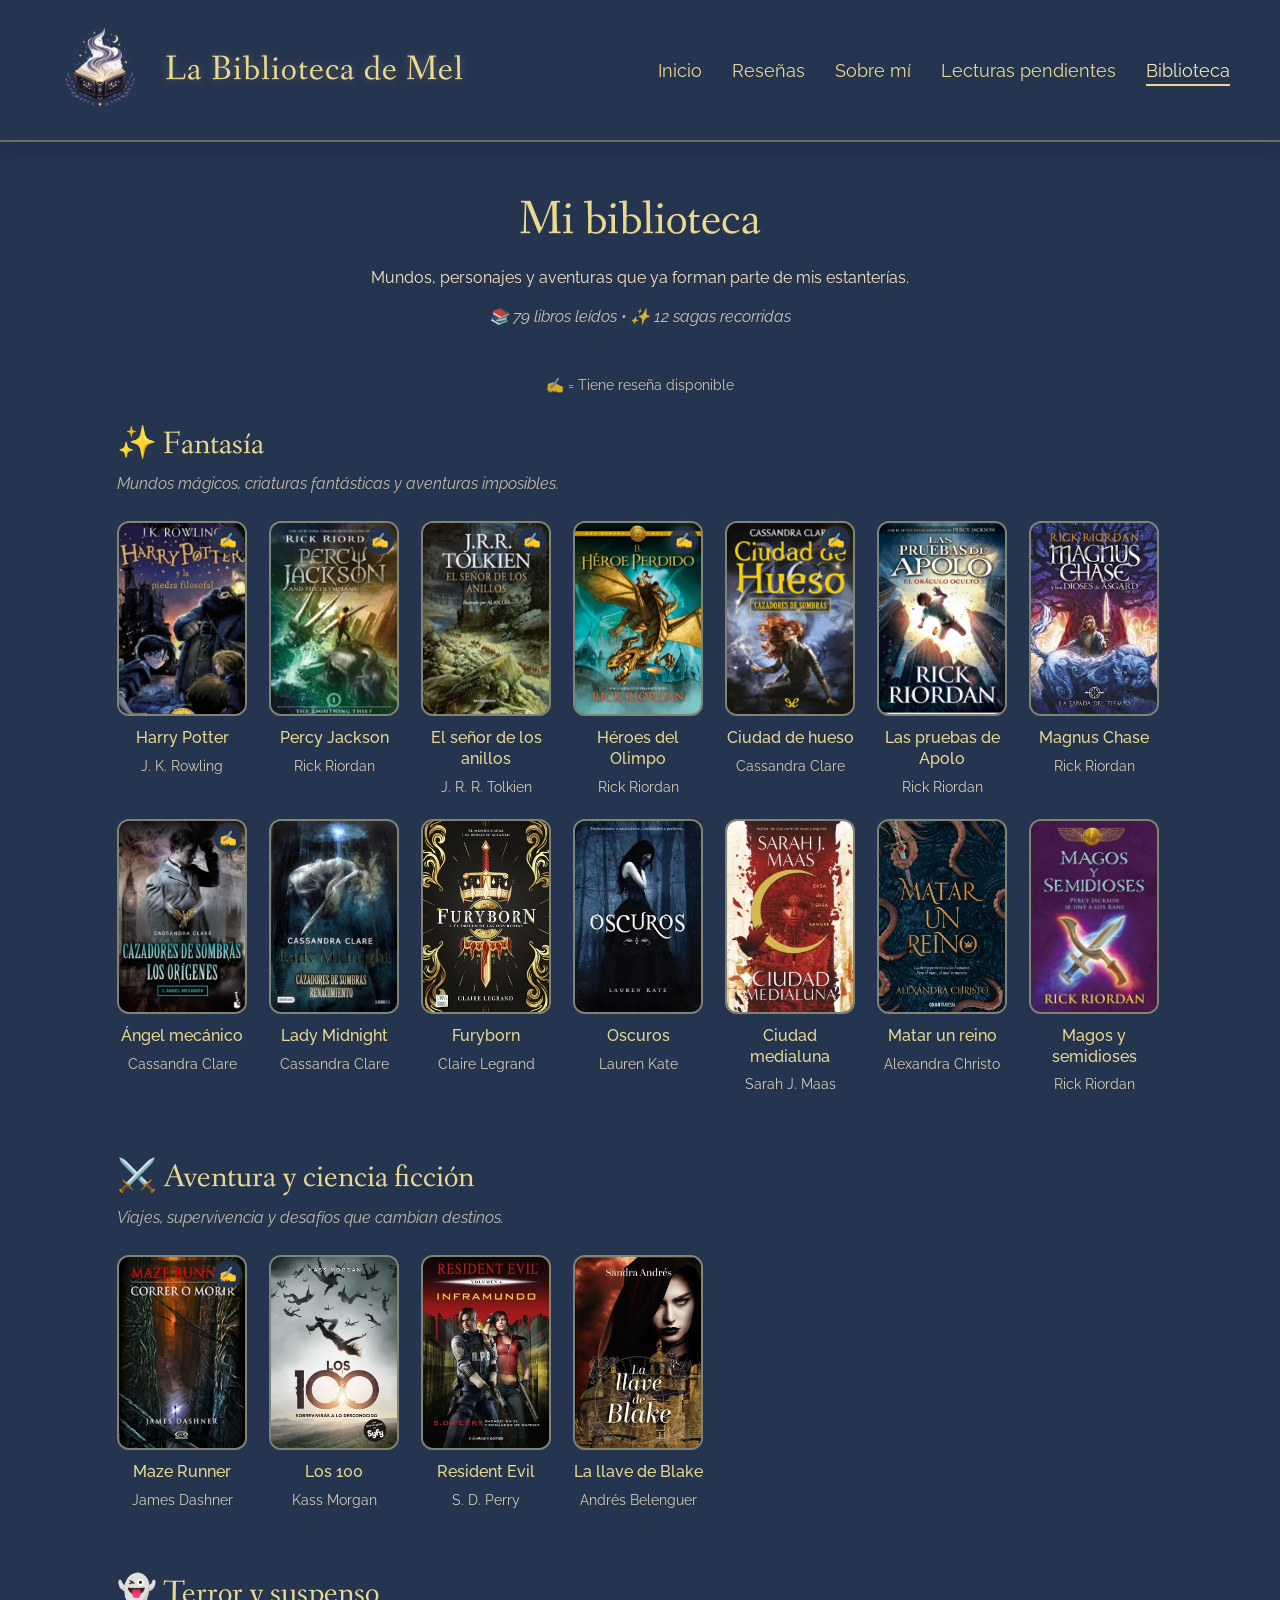
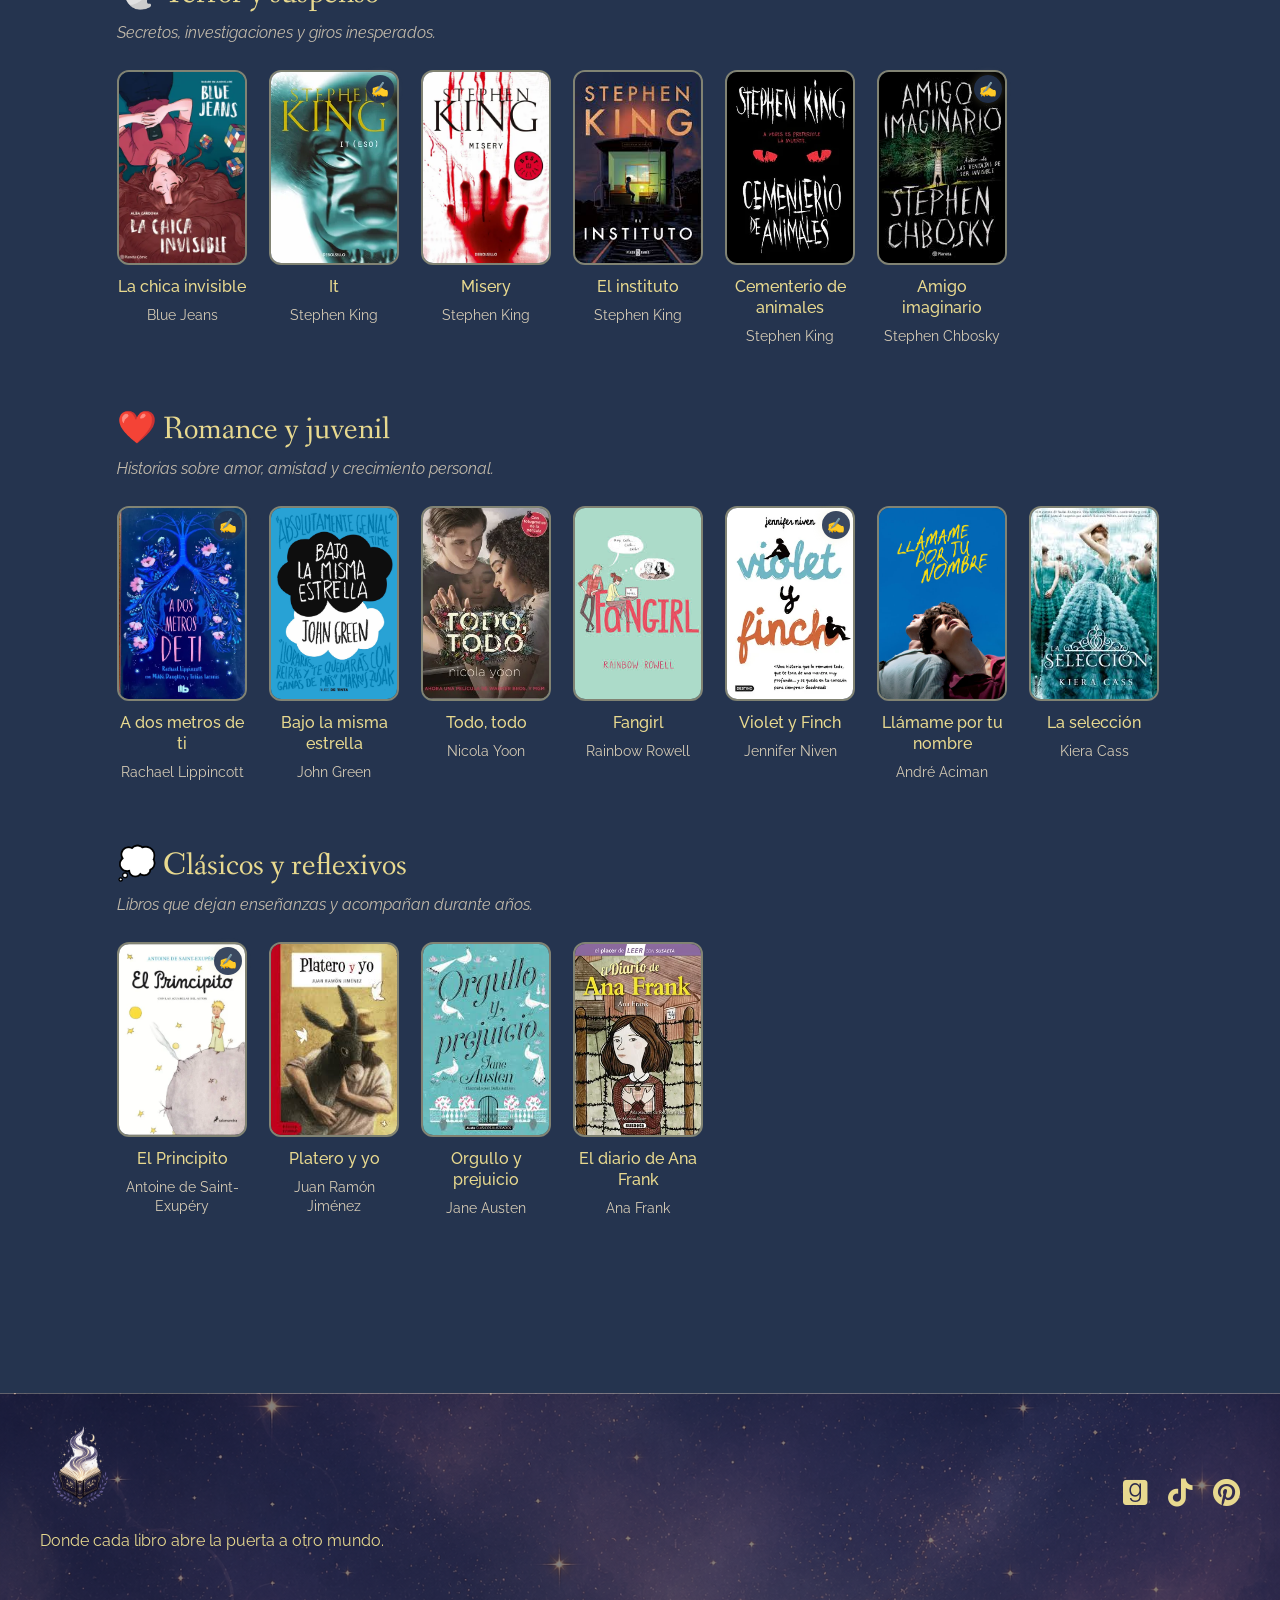
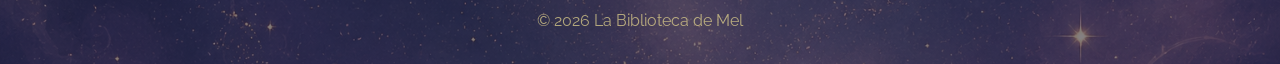
<file: pages/biblioteca.html>
<!DOCTYPE html>
<html lang="es">
<head>
    <meta charset="UTF-8">
    <meta name="author" content="Melany Russi">
    <meta name="description" content="Explora mi colección de libros leídos, favoritos y recomendaciones literarias dentro de La Biblioteca de Mel.">
    <meta name="keywords" content="biblioteca, libros, reseñas, lectura, fantasía, Harry Potter, Percy Jackson, literatura">
    <meta name="viewport" content="width=device-width, initial-scale=1.0">

    <title>Biblioteca | La Biblioteca de Mel</title>

    <link rel="preconnect" href="https://fonts.googleapis.com">
    <link rel="preconnect" href="https://fonts.gstatic.com" crossorigin>
    <link href="https://fonts.googleapis.com/css2?family=Alef:wght@400;700&family=Fanwood+Text:ital@0;1&family=Raleway:ital,wght@0,100..900;1,100..900&display=swap" rel="stylesheet">

    <link rel="stylesheet" href="https://cdnjs.cloudflare.com/ajax/libs/font-awesome/6.5.1/css/all.min.css">
    <link href="https://cdn.jsdelivr.net/npm/bootstrap@5.3.8/dist/css/bootstrap.min.css" rel="stylesheet">
    <link rel="stylesheet" href="../css/styles.css">
</head>

<body>
    <header class="header">
        <a href="../index.html" class="logo" aria-label="Ir al inicio de La Biblioteca de Mel">
            <img src="../assents/logo7.png" alt="Logo de La Biblioteca de Mel" width="100" height="100">
            <h1>La Biblioteca de Mel</h1>
        </a>

        <nav class="menu" aria-label="Navegación principal">
            <ul>
                <li><a href="../index.html">Inicio</a></li>
                <li><a href="./reseñas.html">Reseñas</a></li>
                <li><a href="./sobremi.html">Sobre mí</a></li>
                <li><a href="./lecturaspendientes.html">Lecturas pendientes</a></li>
                <li><a href="./biblioteca.html" aria-current="page">Biblioteca</a></li>
            </ul>
        </nav>
    </header>

    <main>
        <section class="biblioteca" aria-labelledby="titulo-biblioteca">
            <h2 id="titulo-biblioteca" class="titulo-biblioteca">Mi biblioteca</h2>

            <p class="intro-biblioteca">
                Mundos, personajes y aventuras que ya forman parte de mis estanterías.
            </p>

            <p class="estadisticas-biblioteca">
                📚 79 libros leídos • ✨ 12 sagas recorridas
            </p>

            <p class="leyenda-biblioteca">
                ✍️ = Tiene reseña disponible
            </p>

            <section class="genero-biblioteca" aria-labelledby="fantasia">
                <h3 id="fantasia">✨ Fantasía</h3>

                <p class="descripcion-genero">
                    Mundos mágicos, criaturas fantásticas y aventuras imposibles.
                </p>

                <div class="biblioteca-grid">
                    <div class="libro-biblioteca tiene-resena">
                        <a href="./reseñas.html#resena-harry" aria-label="Leer reseña de Harry Potter">
                            <img src="../assents/2 (4) (1).jpg" alt="Portada del libro Harry Potter de J. K. Rowling" loading="lazy" decoding="async">
                        </a>
                        <h4>Harry Potter</h4>
                        <p>J. K. Rowling</p>
                    </div>

                    <div class="libro-biblioteca tiene-resena">
                        <a href="./reseñas.html#resena-percy" aria-label="Leer reseña de Percy Jackson">
                            <img src="../assents/3 (3) (1).jpg" alt="Portada del libro Percy Jackson de Rick Riordan" loading="lazy" decoding="async" data-bs-toggle="tooltip" title="⭐ Mi saga favorita ⭐">
                        </a>
                        <h4>Percy Jackson</h4>
                        <p>Rick Riordan</p>
                    </div>

                    <div class="libro-biblioteca tiene-resena">
                        <a href="./reseñas.html#resena-lotr" aria-label="Leer reseña de El señor de los anillos">
                            <img src="../assents/5 (1).jpg" alt="Portada del libro El señor de los anillos de J. R. R. Tolkien" loading="lazy" decoding="async">
                        </a>
                        <h4>El señor de los anillos</h4>
                        <p>J. R. R. Tolkien</p>
                    </div>

                    <div class="libro-biblioteca tiene-resena">
                        <a href="./reseñas.html#resena-heroes" aria-label="Leer reseña de Héroes del Olimpo">
                            <img src="../assents/4 (1).jpg" alt="Portada del libro Héroes del Olimpo de Rick Riordan" loading="lazy" decoding="async">
                        </a>
                        <h4>Héroes del Olimpo</h4>
                        <p>Rick Riordan</p>
                    </div>

                    <div class="libro-biblioteca tiene-resena">
                        <a href="./reseñas.html#resena-cazadores" aria-label="Leer reseña de Ciudad de hueso">
                            <img src="../assents/6 (1).jpg" alt="Portada del libro Ciudad de hueso de Cassandra Clare" loading="lazy" decoding="async">
                        </a>
                        <h4>Ciudad de hueso</h4>
                        <p>Cassandra Clare</p>
                    </div>

                    <div class="libro-biblioteca">
                        <img src="../assents/biblio1.jpg" alt="Portada del libro Las pruebas de Apolo de Rick Riordan" loading="lazy" decoding="async">
                        <h4>Las pruebas de Apolo</h4>
                        <p>Rick Riordan</p>
                    </div>

                    <div class="libro-biblioteca">
                        <img src="../assents/biblio2.jpg" alt="Portada del libro Magnus Chase de Rick Riordan" loading="lazy" decoding="async">
                        <h4>Magnus Chase</h4>
                        <p>Rick Riordan</p>
                    </div>

                    <div class="libro-biblioteca tiene-resena">
                        <a href="./reseñas.html#resena-angel" aria-label="Leer reseña de Ángel mecánico">
                            <img src="../assents/biblio3.webp" alt="Portada del libro Ángel mecánico de Cassandra Clare" loading="lazy" decoding="async">
                        </a>
                        <h4>Ángel mecánico</h4>
                        <p>Cassandra Clare</p>
                    </div>

                    <div class="libro-biblioteca">
                        <img src="../assents/biblio4.jpg" alt="Portada del libro Lady Midnight de Cassandra Clare" loading="lazy" decoding="async">
                        <h4>Lady Midnight</h4>
                        <p>Cassandra Clare</p>
                    </div>

                    <div class="libro-biblioteca">
                        <img src="../assents/biblio5.webp" alt="Portada del libro Furyborn de Claire Legrand" loading="lazy" decoding="async">
                        <h4>Furyborn</h4>
                        <p>Claire Legrand</p>
                    </div>

                    <div class="libro-biblioteca">
                        <img src="../assents/biblio6.jpg" alt="Portada del libro Oscuros de Lauren Kate" loading="lazy" decoding="async">
                        <h4>Oscuros</h4>
                        <p>Lauren Kate</p>
                    </div>

                    <div class="libro-biblioteca">
                        <img src="../assents/biblio7.jpg" alt="Portada del libro Ciudad medialuna de Sarah J. Maas" loading="lazy" decoding="async">
                        <h4>Ciudad medialuna</h4>
                        <p>Sarah J. Maas</p>
                    </div>

                    <div class="libro-biblioteca">
                        <img src="../assents/biblio8.webp" alt="Portada del libro Matar un reino de Alexandra Christo" loading="lazy" decoding="async">
                        <h4>Matar un reino</h4>
                        <p>Alexandra Christo</p>
                    </div>

                    <div class="libro-biblioteca">
                        <img src="../assents/biblio9.jpg" alt="Portada del libro Magos y semidioses de Rick Riordan" loading="lazy" decoding="async">
                        <h4>Magos y semidioses</h4>
                        <p>Rick Riordan</p>
                    </div>
                </div>
            </section>

            <section class="genero-biblioteca" aria-labelledby="aventura-ciencia-ficcion">
                <h3 id="aventura-ciencia-ficcion">⚔️ Aventura y ciencia ficción</h3>

                <p class="descripcion-genero">
                    Viajes, supervivencia y desafíos que cambian destinos.
                </p>

                <div class="biblioteca-grid">
                    <div class="libro-biblioteca tiene-resena">
                        <a href="./reseñas.html#resena-maze" aria-label="Leer reseña de Maze Runner">
                            <img src="../assents/biblio10.webp" alt="Portada del libro Maze Runner de James Dashner" loading="lazy" decoding="async">
                        </a>
                        <h4>Maze Runner</h4>
                        <p>James Dashner</p>
                    </div>

                    <div class="libro-biblioteca">
                        <img src="../assents/biblio11.webp" alt="Portada del libro Los 100 de Kass Morgan" loading="lazy" decoding="async">
                        <h4>Los 100</h4>
                        <p>Kass Morgan</p>
                    </div>

                    <div class="libro-biblioteca">
                        <img src="../assents/biblio12.webp" alt="Portada del libro Resident Evil de S. D. Perry" loading="lazy" decoding="async">
                        <h4>Resident Evil</h4>
                        <p>S. D. Perry</p>
                    </div>

                    <div class="libro-biblioteca">
                        <img src="../assents/biblio13.jpg" alt="Portada del libro La llave de Blake de Andrés Belenguer" loading="lazy" decoding="async">
                        <h4>La llave de Blake</h4>
                        <p>Andrés Belenguer</p>
                    </div>
                </div>
            </section>

            <section class="genero-biblioteca" aria-labelledby="terror-suspenso">
                <h3 id="terror-suspenso">👻 Terror y suspenso</h3>

                <p class="descripcion-genero">
                    Secretos, investigaciones y giros inesperados.
                </p>

                <div class="biblioteca-grid">
                    <div class="libro-biblioteca">
                        <img src="../assents/biblio14.webp" alt="Portada del libro La chica invisible de Blue Jeans" loading="lazy" decoding="async">
                        <h4>La chica invisible</h4>
                        <p>Blue Jeans</p>
                    </div>

                    <div class="libro-biblioteca tiene-resena">
                        <a href="./reseñas.html#resena-it" aria-label="Leer reseña de It">
                            <img src="../assents/biblio15.webp" alt="Portada del libro It de Stephen King" loading="lazy" decoding="async">
                        </a>
                        <h4>It</h4>
                        <p>Stephen King</p>
                    </div>

                    <div class="libro-biblioteca">
                        <img src="../assents/biblio16.webp" alt="Portada del libro Misery de Stephen King" loading="lazy" decoding="async">
                        <h4>Misery</h4>
                        <p>Stephen King</p>
                    </div>

                    <div class="libro-biblioteca">
                        <img src="../assents/biblio17.jpg" alt="Portada del libro El instituto de Stephen King" loading="lazy" decoding="async">
                        <h4>El instituto</h4>
                        <p>Stephen King</p>
                    </div>

                    <div class="libro-biblioteca">
                        <img src="../assents/biblio18.webp" alt="Portada del libro Cementerio de animales de Stephen King" loading="lazy" decoding="async">
                        <h4>Cementerio de animales</h4>
                        <p>Stephen King</p>
                    </div>

                    <div class="libro-biblioteca tiene-resena">
                        <a href="./reseñas.html#resena-amigo" aria-label="Leer reseña de Amigo imaginario">
                            <img src="../assents/biblio19.jpg" alt="Portada del libro Amigo imaginario de Stephen Chbosky" loading="lazy" decoding="async">
                        </a>
                        <h4>Amigo imaginario</h4>
                        <p>Stephen Chbosky</p>
                    </div>
                </div>
            </section>

            <section class="genero-biblioteca" aria-labelledby="romance-juvenil">
                <h3 id="romance-juvenil">❤️ Romance y juvenil</h3>

                <p class="descripcion-genero">
                    Historias sobre amor, amistad y crecimiento personal.
                </p>

                <div class="biblioteca-grid">
                    <div class="libro-biblioteca tiene-resena">
                        <a href="./reseñas.html#resena-dosmetros" aria-label="Leer reseña de A dos metros de ti">
                            <img src="../assents/biblio20.webp" alt="Portada del libro A dos metros de ti de Rachael Lippincott" loading="lazy" decoding="async">
                        </a>
                        <h4>A dos metros de ti</h4>
                        <p>Rachael Lippincott</p>
                    </div>

                    <div class="libro-biblioteca">
                        <img src="../assents/biblio21.jpg" alt="Portada del libro Bajo la misma estrella de John Green" loading="lazy" decoding="async">
                        <h4>Bajo la misma estrella</h4>
                        <p>John Green</p>
                    </div>

                    <div class="libro-biblioteca">
                        <img src="../assents/biblio22.webp" alt="Portada del libro Todo, todo de Nicola Yoon" loading="lazy" decoding="async">
                        <h4>Todo, todo</h4>
                        <p>Nicola Yoon</p>
                    </div>

                    <div class="libro-biblioteca">
                        <img src="../assents/biblio23.jpg" alt="Portada del libro Fangirl de Rainbow Rowell" loading="lazy" decoding="async">
                        <h4>Fangirl</h4>
                        <p>Rainbow Rowell</p>
                    </div>

                    <div class="libro-biblioteca tiene-resena">
                        <a href="./reseñas.html#resena-violet" aria-label="Leer reseña de Violet y Finch">
                            <img src="../assents/biblio24.webp" alt="Portada del libro Violet y Finch de Jennifer Niven" loading="lazy" decoding="async">
                        </a>
                        <h4>Violet y Finch</h4>
                        <p>Jennifer Niven</p>
                    </div>

                    <div class="libro-biblioteca">
                        <img src="../assents/biblio25.jpg" alt="Portada del libro Llámame por tu nombre de André Aciman" loading="lazy" decoding="async">
                        <h4>Llámame por tu nombre</h4>
                        <p>André Aciman</p>
                    </div>

                    <div class="libro-biblioteca">
                        <img src="../assents/biblio26.jpg" alt="Portada del libro La selección de Kiera Cass" loading="lazy" decoding="async">
                        <h4>La selección</h4>
                        <p>Kiera Cass</p>
                    </div>
                </div>
            </section>

            <section class="genero-biblioteca" aria-labelledby="clasicos-reflexivos">
                <h3 id="clasicos-reflexivos">💭 Clásicos y reflexivos</h3>

                <p class="descripcion-genero">
                    Libros que dejan enseñanzas y acompañan durante años.
                </p>

                <div class="biblioteca-grid">
                    <div class="libro-biblioteca tiene-resena">
                        <a href="./reseñas.html#resena-principito" aria-label="Leer reseña de El Principito">
                            <img src="../assents/biblio27.webp" alt="Portada del libro El Principito de Antoine de Saint-Exupéry" loading="lazy" decoding="async">
                        </a>
                        <h4>El Principito</h4>
                        <p>Antoine de Saint-Exupéry</p>
                    </div>

                    <div class="libro-biblioteca">
                        <img src="../assents/biblio28.jpg" alt="Portada del libro Platero y yo de Juan Ramón Jiménez" loading="lazy" decoding="async">
                        <h4>Platero y yo</h4>
                        <p>Juan Ramón Jiménez</p>
                    </div>

                    <div class="libro-biblioteca">
                        <img src="../assents/biblio29.jpg" alt="Portada del libro Orgullo y prejuicio de Jane Austen" loading="lazy" decoding="async">
                        <h4>Orgullo y prejuicio</h4>
                        <p>Jane Austen</p>
                    </div>

                    <div class="libro-biblioteca">
                        <img src="../assents/biblio30.webp" alt="Portada del libro El diario de Ana Frank" loading="lazy" decoding="async">
                        <h4>El diario de Ana Frank</h4>
                        <p>Ana Frank</p>
                    </div>
                </div>
            </section>
        </section>
    </main>

    <footer class="footer">
        <div class="footer-contenido">
            <div class="footer-logo">
                <img src="../assents/logo7.png" alt="Logo de La Biblioteca de Mel" width="100" height="100">
                <p>Donde cada libro abre la puerta a otro mundo.</p>
            </div>

            <div class="footer-redes">
                <div class="iconos">
                    <a href="#" aria-label="Ir a Goodreads">
                        <i class="fa-brands fa-goodreads" aria-hidden="true"></i>
                    </a>

                    <a href="#" aria-label="Ir a TikTok">
                        <i class="fa-brands fa-tiktok" aria-hidden="true"></i>
                    </a>

                    <a href="#" aria-label="Ir a Pinterest">
                        <i class="fa-brands fa-pinterest" aria-hidden="true"></i>
                    </a>
                </div>
            </div>
        </div>

        <div class="footer-copy">
            <p>© 2026 La Biblioteca de Mel</p>
        </div>
    </footer>

    <script src="https://cdn.jsdelivr.net/npm/bootstrap@5.3.8/dist/js/bootstrap.bundle.min.js"></script>

    <script>
        const tooltipTriggerList = document.querySelectorAll('[data-bs-toggle="tooltip"]');

        [...tooltipTriggerList].forEach(tooltipTriggerEl => {
            new bootstrap.Tooltip(tooltipTriggerEl);
        });
    </script>
</body>
</html>
</file>
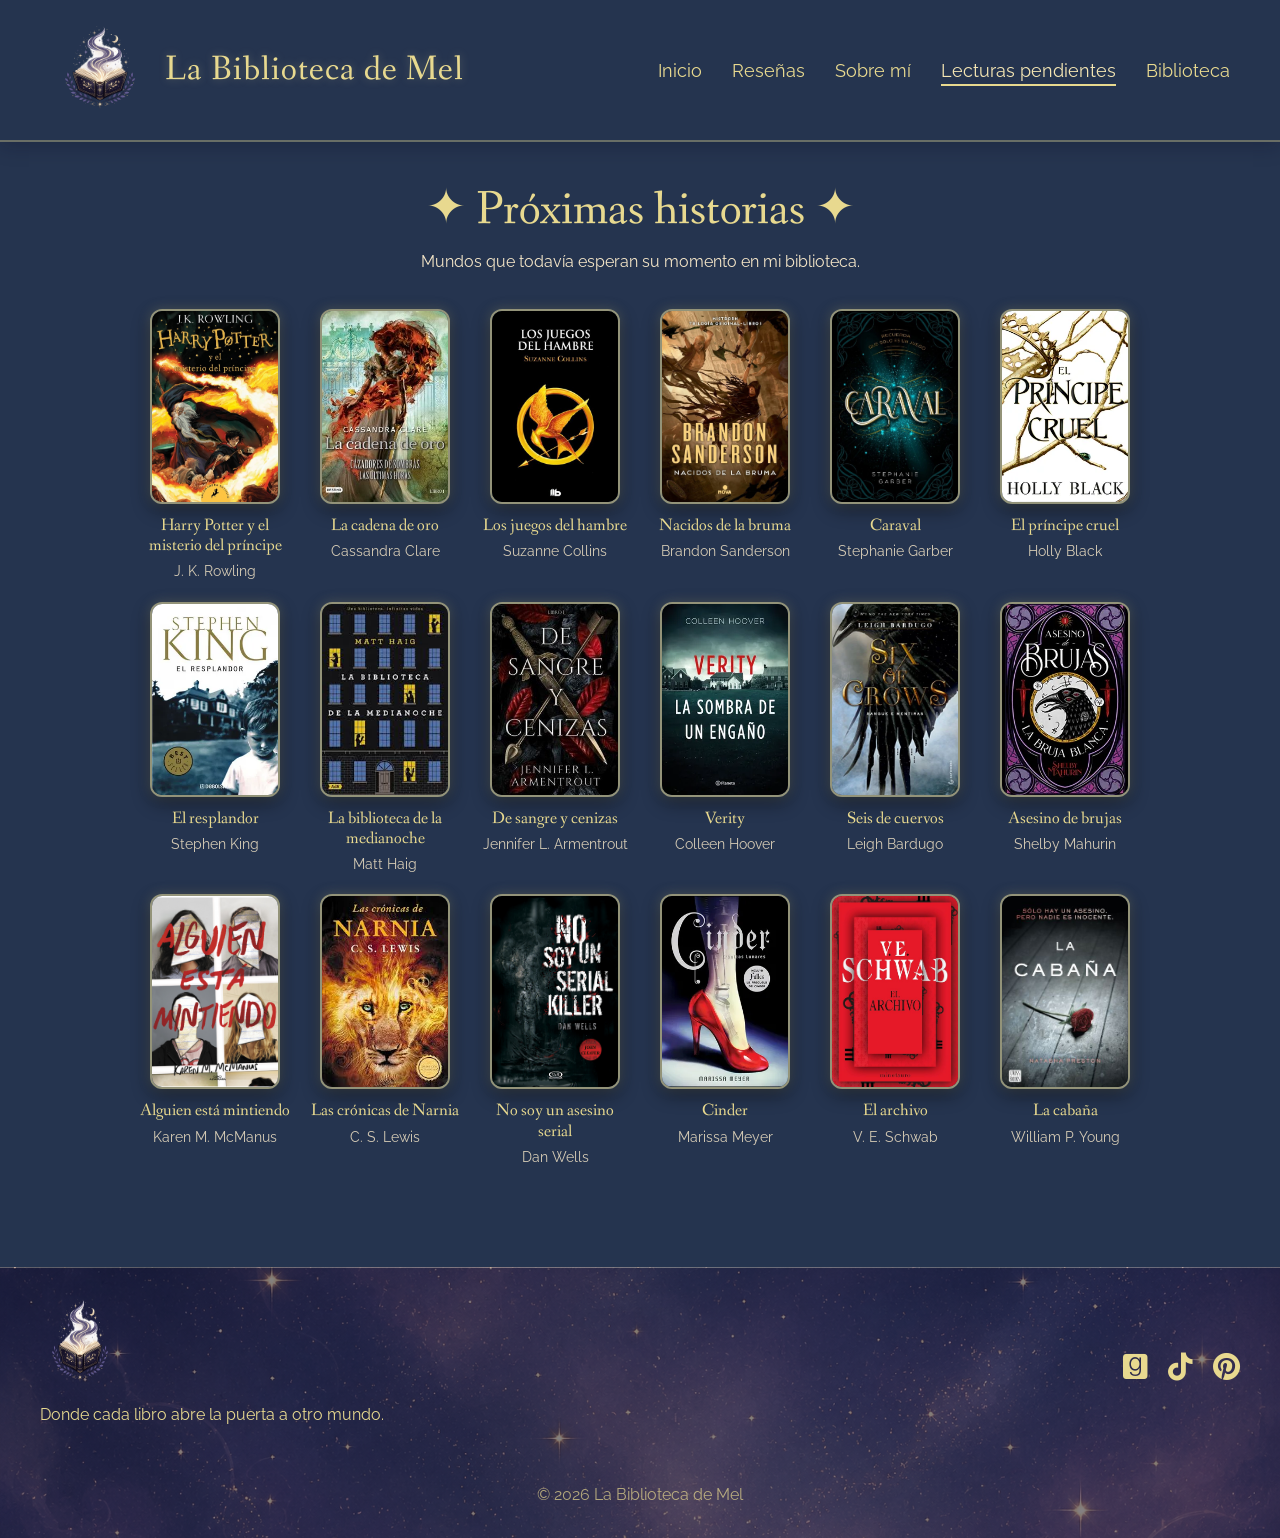
<file: pages/lecturaspendientes.html>
<!DOCTYPE html>
<html lang="es">
<head>
    <meta charset="UTF-8">
    <meta name="viewport" content="width=device-width, initial-scale=1.0">
    <meta name="author" content="Melany Russi">
    <meta name="description" content="Los libros que quiero leer próximamente y que esperan su turno en mi biblioteca.">
    <meta name="keywords" content="lecturas pendientes, TBR, libros por leer, fantasía juvenil, recomendaciones literarias, Harry Potter, Percy Jackson, Cassandra Clare">

    <title>Lecturas pendientes | La Biblioteca de Mel</title>

    <link rel="preconnect" href="https://fonts.googleapis.com">
    <link rel="preconnect" href="https://fonts.gstatic.com" crossorigin>
    <link href="https://fonts.googleapis.com/css2?family=Alef:wght@400;700&family=Fanwood+Text:ital@0;1&family=Raleway:ital,wght@0,100..900;1,100..900&display=swap" rel="stylesheet">

    <link rel="stylesheet" href="https://cdnjs.cloudflare.com/ajax/libs/font-awesome/6.5.1/css/all.min.css">
    <link href="https://cdn.jsdelivr.net/npm/bootstrap@5.3.8/dist/css/bootstrap.min.css" rel="stylesheet">
    <link rel="stylesheet" href="../css/styles.css">
</head>

<body>
    <header class="header">
        <a href="../index.html" class="logo" aria-label="Ir al inicio de La Biblioteca de Mel">
            <img src="../assents/logo7.png" alt="Logo de La Biblioteca de Mel" width="100" height="100">
            <h1>La Biblioteca de Mel</h1>
        </a>

        <nav class="menu" aria-label="Navegación principal">
            <ul>
                <li><a href="../index.html">Inicio</a></li>
                <li><a href="./reseñas.html">Reseñas</a></li>
                <li><a href="./sobremi.html">Sobre mí</a></li>
                <li><a href="./lecturaspendientes.html" aria-current="page">Lecturas pendientes</a></li>
                <li><a href="./biblioteca.html">Biblioteca</a></li>
            </ul>
        </nav>
    </header>

    <main>
        <section class="pendientes" aria-labelledby="titulo-pendientes">
            <h2 id="titulo-pendientes" class="titulo-pendientes">
                ✦ Próximas historias ✦
            </h2>

            <p class="intro-pendientes">
                Mundos que todavía esperan su momento en mi biblioteca.
            </p>

            <div class="pendientes-grid">
                <article class="pendiente-card">
                    <img src="../assents/portada1.jpg" alt="Portada del libro Harry Potter y el misterio del príncipe de J. K. Rowling" loading="lazy" decoding="async" tabindex="0" role="button" data-titulo="Harry Potter" data-sinopsis="Harry vuelve a Hogwarts mientras se revelan secretos del pasado de Voldemort y el peligro se acerca cada vez más.">
                    <h3>Harry Potter y el misterio del príncipe</h3>
                    <p>J. K. Rowling</p>
                </article>

                <article class="pendiente-card">
                    <img src="../assents/portada2.jpg" alt="Portada del libro Cadena de oro de Cassandra Clare" loading="lazy" decoding="async" tabindex="0" role="button" data-titulo="Cadena de oro" data-sinopsis="Cordelia Carstairs llega a Londres y se ve envuelta en misterios, demonios y secretos entre los cazadores de sombras.">
                    <h3>La cadena de oro</h3>
                    <p>Cassandra Clare</p>
                </article>

                <article class="pendiente-card">
                    <img src="../assents/portada3.jpg" alt="Portada del libro Los juegos del hambre de Suzanne Collins" loading="lazy" decoding="async" tabindex="0" role="button" data-titulo="Los juegos del hambre" data-sinopsis="Katniss Everdeen se ofrece como voluntaria para participar en un brutal torneo donde solo puede haber un vencedor.">
                    <h3>Los juegos del hambre</h3>
                    <p>Suzanne Collins</p>
                </article>

                <article class="pendiente-card">
                    <img src="../assents/portada4.jpg" alt="Portada del libro Nacidos de la bruma de Brandon Sanderson" loading="lazy" decoding="async" tabindex="0" role="button" data-titulo="Nacidos de la bruma" data-sinopsis="En un imperio gobernado por un tirano inmortal, una joven ladrona descubre poderes extraordinarios que podrían cambiar el mundo.">
                    <h3>Nacidos de la bruma</h3>
                    <p>Brandon Sanderson</p>
                </article>

                <article class="pendiente-card">
                    <img src="../assents/portada5.jpg" alt="Portada del libro Caraval de Stephanie Garber" loading="lazy" decoding="async" tabindex="0" role="button" data-titulo="Caraval" data-sinopsis="Dos hermanas participan en un espectáculo mágico donde nada es lo que parece y la línea entre realidad e ilusión desaparece.">
                    <h3>Caraval</h3>
                    <p>Stephanie Garber</p>
                </article>

                <article class="pendiente-card">
                    <img src="../assents/portada6.webp" alt="Portada del libro El príncipe cruel de Holly Black" loading="lazy" decoding="async" tabindex="0" role="button" data-titulo="El príncipe cruel" data-sinopsis="Jude intenta encontrar su lugar en el peligroso mundo de las hadas mientras lucha por el poder y el respeto.">
                    <h3>El príncipe cruel</h3>
                    <p>Holly Black</p>
                </article>

                <article class="pendiente-card">
                    <img src="../assents/portada7.webp" alt="Portada del libro El resplandor de Stephen King" loading="lazy" decoding="async" tabindex="0" role="button" data-titulo="El resplandor" data-sinopsis="Una familia pasa el invierno aislada en un hotel embrujado donde fuerzas oscuras comienzan a manifestarse.">
                    <h3>El resplandor</h3>
                    <p>Stephen King</p>
                </article>

                <article class="pendiente-card">
                    <img src="../assents/portada8.jpg" alt="Portada del libro La biblioteca de la medianoche de Matt Haig" loading="lazy" decoding="async" tabindex="0" role="button" data-titulo="La biblioteca de la medianoche" data-sinopsis="Entre la vida y la muerte existe una biblioteca donde cada libro muestra una vida diferente que pudo haber sido.">
                    <h3>La biblioteca de la medianoche</h3>
                    <p>Matt Haig</p>
                </article>

                <article class="pendiente-card">
                    <img src="../assents/portada9.jpg" alt="Portada del libro De sangre y cenizas de Jennifer L. Armentrout" loading="lazy" decoding="async" tabindex="0" role="button" data-titulo="De sangre y cenizas" data-sinopsis="Poppy ha sido criada para cumplir un destino sagrado, pero secretos y peligros cambiarán su vida para siempre.">
                    <h3>De sangre y cenizas</h3>
                    <p>Jennifer L. Armentrout</p>
                </article>

                <article class="pendiente-card">
                    <img src="../assents/portada10.webp" alt="Portada del libro Verity de Colleen Hoover" loading="lazy" decoding="async" tabindex="0" role="button" data-titulo="Verity" data-sinopsis="Una escritora encuentra unos manuscritos ocultos que revelan inquietantes secretos sobre una famosa autora.">
                    <h3>Verity</h3>
                    <p>Colleen Hoover</p>
                </article>

                <article class="pendiente-card">
                    <img src="../assents/portada11.webp" alt="Portada del libro Seis de cuervos de Leigh Bardugo" loading="lazy" decoding="async" tabindex="0" role="button" data-titulo="Seis de cuervos" data-sinopsis="Un grupo de criminales emprende una misión imposible que promete una fortuna y podría cambiar sus vidas.">
                    <h3>Seis de cuervos</h3>
                    <p>Leigh Bardugo</p>
                </article>

                <article class="pendiente-card">
                    <img src="../assents/portada12.webp" alt="Portada del libro Asesino de brujas de Shelby Mahurin" loading="lazy" decoding="async" tabindex="0" role="button" data-titulo="Asesino de brujas" data-sinopsis="Una bruja y un cazador de brujas se ven obligados a unir sus destinos en medio de peligros y magia.">
                    <h3>Asesino de brujas</h3>
                    <p>Shelby Mahurin</p>
                </article>

                <article class="pendiente-card">
                    <img src="../assents/portada13.jpg" alt="Portada del libro Alguien está mintiendo de Karen M. McManus" loading="lazy" decoding="async" tabindex="0" role="button" data-titulo="Alguien está mintiendo" data-sinopsis="Cinco estudiantes entran en castigo, pero solo cuatro salen con vida. Todos son sospechosos.">
                    <h3>Alguien está mintiendo</h3>
                    <p>Karen M. McManus</p>
                </article>

                <article class="pendiente-card">
                    <img src="../assents/portada14.jpg" alt="Portada del libro Las crónicas de Narnia de C. S. Lewis" loading="lazy" decoding="async" tabindex="0" role="button" data-titulo="Las crónicas de Narnia" data-sinopsis="Un grupo de niños descubre un mundo mágico habitado por criaturas fantásticas y antiguas profecías.">
                    <h3>Las crónicas de Narnia</h3>
                    <p>C. S. Lewis</p>
                </article>

                <article class="pendiente-card">
                    <img src="../assents/portada15.jpg" alt="Portada del libro No soy un asesino serial de Dan Wells" loading="lazy" decoding="async" tabindex="0" role="button" data-titulo="No soy un asesino serial" data-sinopsis="John Wayne Cleaver lucha contra sus impulsos oscuros mientras intenta detener a un asesino en serie.">
                    <h3>No soy un asesino serial</h3>
                    <p>Dan Wells</p>
                </article>

                <article class="pendiente-card">
                    <img src="../assents/portada16.webp" alt="Portada del libro Cinder de Marissa Meyer" loading="lazy" decoding="async" tabindex="0" role="button" data-titulo="Cinder" data-sinopsis="Una talentosa mecánica cyborg se ve envuelta en secretos, política y una amenaza que pone en peligro a todo el planeta.">
                    <h3>Cinder</h3>
                    <p>Marissa Meyer</p>
                </article>

                <article class="pendiente-card">
                    <img src="../assents/portada17.jpg" alt="Portada del libro El archivo de V. E. Schwab" loading="lazy" decoding="async" tabindex="0" role="button" data-titulo="El archivo" data-sinopsis="Mackenzie guarda los recuerdos de los muertos en un misterioso archivo oculto entre los mundos.">
                    <h3>El archivo</h3>
                    <p>V. E. Schwab</p>
                </article>

                <article class="pendiente-card">
                    <img src="../assents/portada18.jpg" alt="Portada del libro La cabaña de William P. Young" loading="lazy" decoding="async" tabindex="0" role="button" data-titulo="La cabaña" data-sinopsis="Tras una tragedia personal, un hombre recibe una invitación que cambiará para siempre su forma de ver la vida.">
                    <h3>La cabaña</h3>
                    <p>William P. Young</p>
                </article>
            </div>
        </section>
    </main>

    <footer class="footer">
        <div class="footer-contenido">
            <div class="footer-logo">
                <img src="../assents/logo7.png" alt="Logo de La Biblioteca de Mel" width="100" height="100">
                <p>Donde cada libro abre la puerta a otro mundo.</p>
            </div>

            <div class="footer-redes">
                <div class="iconos">
                    <a href="#" aria-label="Ir a Goodreads">
                        <i class="fa-brands fa-goodreads" aria-hidden="true"></i>
                    </a>

                    <a href="#" aria-label="Ir a TikTok">
                        <i class="fa-brands fa-tiktok" aria-hidden="true"></i>
                    </a>

                    <a href="#" aria-label="Ir a Pinterest">
                        <i class="fa-brands fa-pinterest" aria-hidden="true"></i>
                    </a>
                </div>
            </div>
        </div>

        <div class="footer-copy">
            <p>© 2026 La Biblioteca de Mel</p>
        </div>
    </footer>

    <div id="modal-sinopsis" class="modal-sinopsis" role="dialog" aria-modal="true" aria-labelledby="titulo-sinopsis">
        <div class="contenido-sinopsis">
            <button type="button" class="cerrar-sinopsis" aria-label="Cerrar sinopsis">
                ×
            </button>

            <h3 id="titulo-sinopsis">Sinopsis</h3>
            <p id="texto-sinopsis"></p>
        </div>
    </div>

    <script>
        const modalSinopsis = document.getElementById("modal-sinopsis");
        const tituloSinopsis = document.getElementById("titulo-sinopsis");
        const textoSinopsis = document.getElementById("texto-sinopsis");
        const botonCerrar = document.querySelector(".cerrar-sinopsis");
        const portadas = document.querySelectorAll(".pendiente-card img");

        function abrirSinopsis(portada) {
            tituloSinopsis.textContent = portada.dataset.titulo;
            textoSinopsis.textContent = portada.dataset.sinopsis;
            modalSinopsis.style.display = "flex";
        }

        function cerrarSinopsis() {
            modalSinopsis.style.display = "none";
        }

        portadas.forEach(portada => {
            portada.addEventListener("click", () => {
                abrirSinopsis(portada);
            });

            portada.addEventListener("keydown", evento => {
                if (evento.key === "Enter" || evento.key === " ") {
                    evento.preventDefault();
                    abrirSinopsis(portada);
                }
            });
        });

        botonCerrar.addEventListener("click", cerrarSinopsis);

        modalSinopsis.addEventListener("click", evento => {
            if (evento.target === modalSinopsis) {
                cerrarSinopsis();
            }
        });

        document.addEventListener("keydown", evento => {
            if (evento.key === "Escape") {
                cerrarSinopsis();
            }
        });
    </script>

    <script src="https://cdn.jsdelivr.net/npm/bootstrap@5.3.8/dist/js/bootstrap.bundle.min.js"></script>
</body>
</html>
</file>
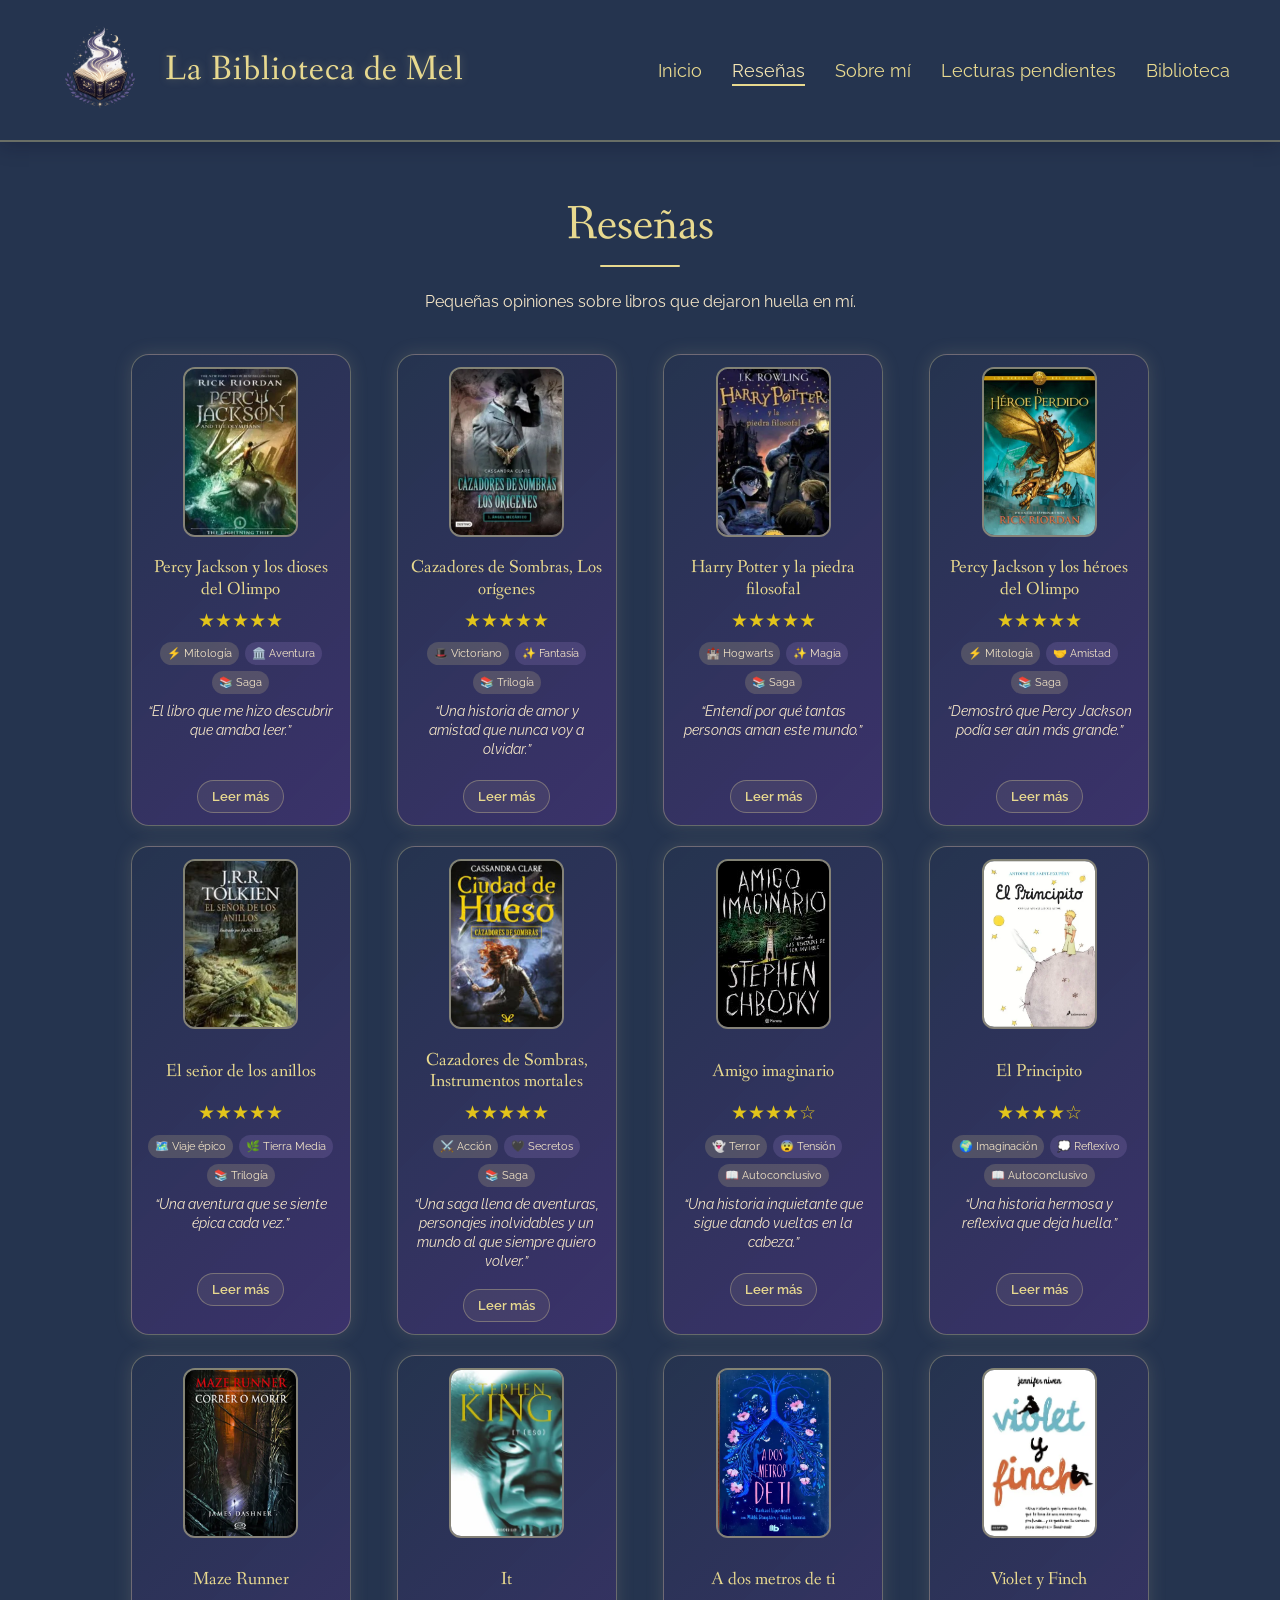
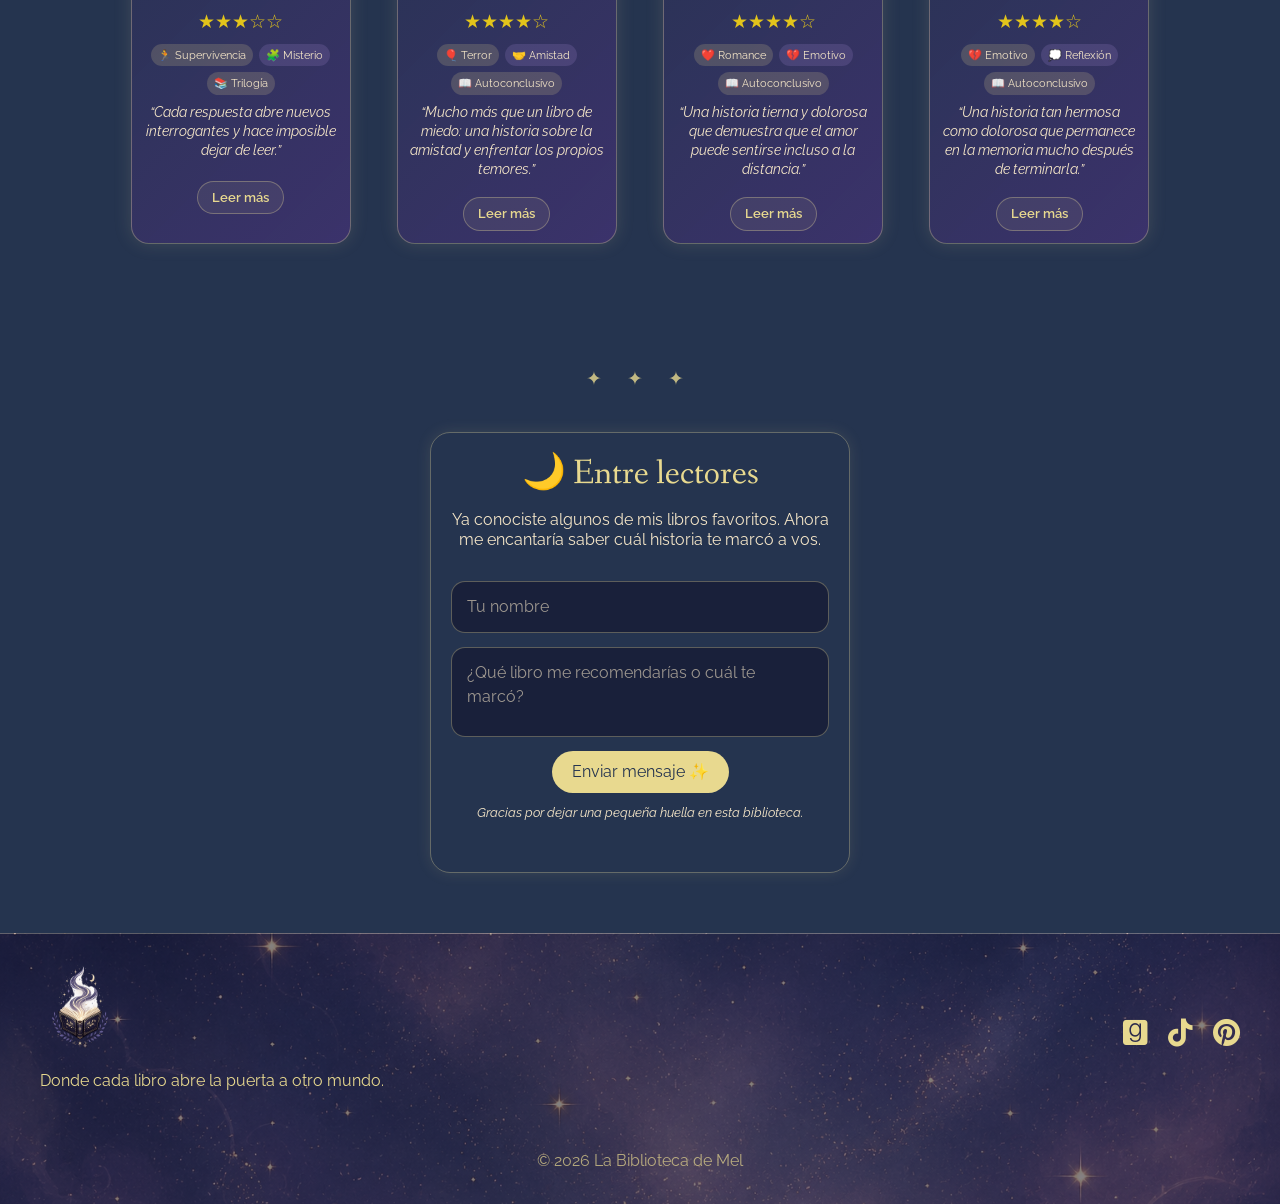
<file: pages/reseñas.html>
<!DOCTYPE html>
<html lang="es">
<head>
    <meta charset="UTF-8">
    <meta name="viewport" content="width=device-width, initial-scale=1.0">
    <meta name="author" content="Melany Russi">
    <meta name="description" content="Reseñas de Harry Potter, Percy Jackson, Cazadores de Sombras y muchas más historias.">
    <meta name="keywords" content="libros, reseñas, lectura, fantasía, Harry Potter, Percy Jackson, literatura">

    <title>Reseñas | La Biblioteca de Mel</title>

    <link rel="preconnect" href="https://fonts.googleapis.com">
    <link rel="preconnect" href="https://fonts.gstatic.com" crossorigin>
    <link href="https://fonts.googleapis.com/css2?family=Alef:wght@400;700&family=Fanwood+Text:ital@0;1&family=Raleway:ital,wght@0,100..900;1,100..900&display=swap" rel="stylesheet">

    <link rel="stylesheet" href="https://cdnjs.cloudflare.com/ajax/libs/font-awesome/6.5.1/css/all.min.css">
    <link href="https://cdn.jsdelivr.net/npm/bootstrap@5.3.8/dist/css/bootstrap.min.css" rel="stylesheet">
    <link rel="stylesheet" href="../css/styles.css">
</head>

<body>
    <header class="header">
        <a href="../index.html" class="logo" aria-label="Ir al inicio de La Biblioteca de Mel">
            <img src="../assents/logo7.png" alt="Logo de La Biblioteca de Mel" width="100" height="100">
            <h1>La Biblioteca de Mel</h1>
        </a>

        <nav class="menu" aria-label="Navegación principal">
            <ul>
                <li><a href="../index.html">Inicio</a></li>
                <li><a href="./reseñas.html" aria-current="page">Reseñas</a></li>
                <li><a href="./sobremi.html">Sobre mí</a></li>
                <li><a href="./lecturaspendientes.html">Lecturas pendientes</a></li>
                <li><a href="./biblioteca.html">Biblioteca</a></li>
            </ul>
        </nav>
    </header>

    <main id="contenido-principal">
        <section class="resenas" aria-labelledby="titulo-resenas">
            <h2 id="titulo-resenas" class="titulo-resenas">Reseñas</h2>

            <p class="intro-resenas">
                Pequeñas opiniones sobre libros que dejaron huella en mí.
            </p>

            <div class="resenas-grid">
                <article class="resena-card" id="resena-percy">
                    <img src="../assents/3 (3) (1).jpg" alt="Portada del libro Percy Jackson y el ladrón del rayo de Rick Riordan" loading="lazy" decoding="async">

                    <h3>Percy Jackson y los dioses del Olimpo</h3>
                    <p class="estrellas" aria-label="Cinco estrellas">★★★★★</p>

                    <div class="tags-resena">
                        <span>⚡ Mitología</span>
                        <span>🏛️ Aventura</span>
                        <span>📚 Saga</span>
                    </div>

                    <p class="frase-resena">
                        “El libro que me hizo descubrir que amaba leer.”
                    </p>

                    <button
                        type="button"
                        class="ver-mas"
                        data-titulo="Percy Jackson"
                        data-estrellas="★★★★★"
                        data-resena="Percy Jackson fue el libro que me hizo darme cuenta de lo mucho que me gusta la lectura. La mezcla entre mitología griega, aventura y humor hizo que quisiera seguir leyendo capítulo tras capítulo. Lo que más me gustó fue la forma en que Rick Riordan logra modernizar los mitos clásicos sin perder su esencia. Los personajes son divertidos, memorables y evolucionan a lo largo de la historia. Es una saga que recomiendo a cualquier persona que quiera empezar a leer fantasía.">
                        Leer más
                    </button>
                </article>

                <article class="resena-card" id="resena-angel">
                    <img src="../assents/1,1 (1).webp" alt="Portada del libro Ángel mecánico de Cassandra Clare" loading="lazy" decoding="async">

                    <h3>Cazadores de Sombras, Los orígenes</h3>
                    <p class="estrellas" aria-label="Cinco estrellas">★★★★★</p>

                    <div class="tags-resena">
                        <span>🎩 Victoriano</span>
                        <span>✨ Fantasía</span>
                        <span>📚 Trilogía</span>
                    </div>

                    <p class="frase-resena">
                        “Una historia de amor y amistad que nunca voy a olvidar.”
                    </p>

                    <button
                        type="button"
                        class="ver-mas"
                        data-titulo="Los Orígenes"
                        data-estrellas="★★★★★"
                        data-resena="Para mí, esta es una de las mejores sagas de Cassandra Clare. La ambientación victoriana le da un encanto especial y los personajes tienen una profundidad que los vuelve inolvidables. La amistad, el amor y los sacrificios hacen que esta historia sea muy difícil de superar.">
                        Leer más
                    </button>
                </article>

                <article class="resena-card" id="resena-harry">
                    <img src="../assents/2 (4) (1).jpg" alt="Portada del libro Harry Potter y la piedra filosofal de J. K. Rowling" loading="lazy" decoding="async">

                    <h3>Harry Potter y la piedra filosofal</h3>
                    <p class="estrellas" aria-label="Cinco estrellas">★★★★★</p>

                    <div class="tags-resena">
                        <span>🏰 Hogwarts</span>
                        <span>✨ Magia</span>
                        <span>📚 Saga</span>
                    </div>

                    <p class="frase-resena">
                        “Entendí por qué tantas personas aman este mundo.”
                    </p>

                    <button
                        type="button"
                        class="ver-mas"
                        data-titulo="Harry Potter"
                        data-estrellas="★★★★★"
                        data-resena="Llegué a Harry Potter después de escuchar durante años lo mucho que la gente lo amaba. Cuando finalmente lo leí entendí perfectamente por qué. Hogwarts se siente como un lugar al que uno quiere pertenecer y los personajes terminan sintiéndose como viejos amigos. Siempre me arrepentiré de no haberlos leído antes.">
                        Leer más
                    </button>
                </article>

                <article class="resena-card" id="resena-heroes">
                    <img src="../assents/4 (1).jpg" alt="Portada del libro El héroe perdido de Rick Riordan" loading="lazy" decoding="async">

                    <h3>Percy Jackson y los héroes del Olimpo</h3>
                    <p class="estrellas" aria-label="Cinco estrellas">★★★★★</p>

                    <div class="tags-resena">
                        <span>⚡ Mitología</span>
                        <span>🤝 Amistad</span>
                        <span>📚 Saga</span>
                    </div>

                    <p class="frase-resena">
                        “Demostró que Percy Jackson podía ser aún más grande.”
                    </p>

                    <button
                        type="button"
                        class="ver-mas"
                        data-titulo="Héroes del Olimpo"
                        data-estrellas="★★★★★"
                        data-resena="Pensé que sería imposible superar Percy Jackson, pero esta saga logró expandir el universo de una forma increíble. Los nuevos personajes aportan perspectivas diferentes y las aventuras son todavía más grandes. Es una continuación que demuestra todo el potencial del mundo creado por Rick Riordan.">
                        Leer más
                    </button>
                </article>

                <article class="resena-card" id="resena-lotr">
                    <img src="../assents/5 (1).jpg" alt="Portada del libro La comunidad del anillo de J. R. R. Tolkien" loading="lazy" decoding="async">

                    <h3>El señor de los anillos</h3>
                    <p class="estrellas" aria-label="Cinco estrellas">★★★★★</p>

                    <div class="tags-resena">
                        <span>🗺️ Viaje épico</span>
                        <span>🌿 Tierra Media</span>
                        <span>📚 Trilogía</span>
                    </div>

                    <p class="frase-resena">
                        “Una aventura que se siente épica cada vez.”
                    </p>

                    <button
                        type="button"
                        class="ver-mas"
                        data-titulo="El señor de los anillos"
                        data-estrellas="★★★★★"
                        data-resena="Una historia épica que marcó la fantasía para siempre. La construcción de la Tierra Media es impresionante y cada personaje aporta algo único al viaje. Es una lectura exigente y tal vez algo pesada, pero la sensación de aventura y compañerismo hace que valga completamente la pena.">
                        Leer más
                    </button>
                </article>

                <article class="resena-card" id="resena-cazadores">
                    <img src="../assents/6 (1).jpg" alt="Portada del libro Ciudad de hueso de Cassandra Clare" loading="lazy" decoding="async">

                    <h3>Cazadores de Sombras, Instrumentos mortales</h3>
                    <p class="estrellas" aria-label="Cinco estrellas">★★★★★</p>

                    <div class="tags-resena">
                        <span>⚔️ Acción</span>
                        <span>🖤 Secretos</span>
                        <span>📚 Saga</span>
                    </div>

                    <p class="frase-resena">
                        “Una saga llena de aventuras, personajes inolvidables y un mundo al que siempre quiero volver.”
                    </p>

                    <button
                        type="button"
                        class="ver-mas"
                        data-titulo="Instrumentos Mortales"
                        data-estrellas="★★★★★"
                        data-resena="Esta saga tiene todo lo que disfruto en una historia: acción, humor, amistad, romance y personajes inolvidables. Cassandra Clare construyó un mundo fascinante que siempre logra atraparme. Cada libro amplía el universo y hace que quieras seguir explorándolo.">
                        Leer más
                    </button>
                </article>

                <article class="resena-card" id="resena-amigo">
                    <img src="../assents/biblio19.jpg" alt="Portada del libro Amigo imaginario de Stephen Chbosky" loading="lazy" decoding="async">

                    <h3>Amigo imaginario</h3>
                    <p class="estrellas" aria-label="Cuatro estrellas">★★★★☆</p>

                    <div class="tags-resena">
                        <span>👻 Terror</span>
                        <span>😨 Tensión</span>
                        <span>📖 Autoconclusivo</span>
                    </div>

                    <p class="frase-resena">
                        “Una historia inquietante que sigue dando vueltas en la cabeza.”
                    </p>

                    <button
                        type="button"
                        class="ver-mas"
                        data-titulo="Amigo imaginario"
                        data-estrellas="★★★★☆"
                        data-resena="Una novela que mezcla terror, fantasía y misterio de una manera muy original. La atmósfera es inquietante y consigue generar tensión constantemente. Es una historia con un plot twist increíble y mantiene el interés hasta el final.">
                        Leer más
                    </button>
                </article>

                <article class="resena-card" id="resena-principito">
                    <img src="../assents/biblio27.webp" alt="Portada del libro El Principito de Antoine de Saint-Exupéry" loading="lazy" decoding="async">

                    <h3>El Principito</h3>
                    <p class="estrellas" aria-label="Cuatro estrellas">★★★★☆</p>

                    <div class="tags-resena">
                        <span>🌍 Imaginación</span>
                        <span>💭 Reflexivo</span>
                        <span>📖 Autoconclusivo</span>
                    </div>

                    <p class="frase-resena">
                        “Una historia hermosa y reflexiva que deja huella.”
                    </p>

                    <button
                        type="button"
                        class="ver-mas"
                        data-titulo="El Principito"
                        data-estrellas="★★★★☆"
                        data-resena="Un libro breve pero lleno de enseñanzas. Cada vez que se lee se descubren nuevos significados y reflexiones sobre la vida, la amistad y lo verdaderamente importante. Es una historia sencilla que logra transmitir mensajes universales.">
                        Leer más
                    </button>
                </article>

                <article class="resena-card" id="resena-maze">
                    <img src="../assents/biblio10.webp" alt="Portada del libro Maze Runner de James Dashner" loading="lazy" decoding="async">

                    <h3>Maze Runner</h3>
                    <p class="estrellas" aria-label="Tres estrellas">★★★☆☆</p>

                    <div class="tags-resena">
                        <span>🏃 Supervivencia</span>
                        <span>🧩 Misterio</span>
                        <span>📚 Trilogía</span>
                    </div>

                    <p class="frase-resena">
                        “Cada respuesta abre nuevos interrogantes y hace imposible dejar de leer.”
                    </p>

                    <button
                        type="button"
                        class="ver-mas"
                        data-titulo="Maze Runner"
                        data-estrellas="★★★☆☆"
                        data-resena="Desde el primer capítulo transmite misterio y tensión. La necesidad de descubrir qué está ocurriendo dentro del laberinto hace que sea imposible dejar de leer. Es una historia llena de acción y supervivencia que mantiene el interés constantemente.">
                        Leer más
                    </button>
                </article>

                <article class="resena-card" id="resena-it">
                    <img src="../assents/biblio15.webp" alt="Portada del libro It de Stephen King" loading="lazy" decoding="async">

                    <h3>It</h3>
                    <p class="estrellas" aria-label="Cuatro estrellas">★★★★☆</p>

                    <div class="tags-resena">
                        <span>🎈 Terror</span>
                        <span>🤝 Amistad</span>
                        <span>📖 Autoconclusivo</span>
                    </div>

                    <p class="frase-resena">
                        “Mucho más que un libro de miedo: una historia sobre la amistad y enfrentar los propios temores.”
                    </p>

                    <button
                        type="button"
                        class="ver-mas"
                        data-titulo="It"
                        data-estrellas="★★★★☆"
                        data-resena="Más que una historia de terror, es una historia sobre la amistad, el crecimiento y los miedos que nos acompañan. Stephen King logra crear una atmósfera inquietante mientras desarrolla personajes que se sienten reales. Una lectura intensa y muy fluida.">
                        Leer más
                    </button>
                </article>

                <article class="resena-card" id="resena-dosmetros">
                    <img src="../assents/biblio20.webp" alt="Portada del libro A dos metros de ti de Rachael Lippincott" loading="lazy" decoding="async">

                    <h3>A dos metros de ti</h3>
                    <p class="estrellas" aria-label="Cuatro estrellas">★★★★☆</p>

                    <div class="tags-resena">
                        <span>❤️ Romance</span>
                        <span>💔 Emotivo</span>
                        <span>📖 Autoconclusivo</span>
                    </div>

                    <p class="frase-resena">
                        “Una historia tierna y dolorosa que demuestra que el amor puede sentirse incluso a la distancia.”
                    </p>

                    <button
                        type="button"
                        class="ver-mas"
                        data-titulo="A dos metros de ti"
                        data-estrellas="★★★★☆"
                        data-resena="Una historia emotiva que muestra cómo el amor puede existir incluso cuando las circunstancias parecen imposibles. Los personajes son fáciles de querer y la trama logra transmitir tanto esperanza como tristeza.">
                        Leer más
                    </button>
                </article>

                <article class="resena-card" id="resena-violet">
                    <img src="../assents/biblio24.webp" alt="Portada del libro Violet y Finch de Jennifer Niven" loading="lazy" decoding="async">

                    <h3>Violet y Finch</h3>
                    <p class="estrellas" aria-label="Cuatro estrellas">★★★★☆</p>

                    <div class="tags-resena">
                        <span>💔 Emotivo</span>
                        <span>💭 Reflexión</span>
                        <span>📖 Autoconclusivo</span>
                    </div>

                    <p class="frase-resena">
                        “Una historia tan hermosa como dolorosa que permanece en la memoria mucho después de terminarla.”
                    </p>

                    <button
                        type="button"
                        class="ver-mas"
                        data-titulo="Violet y Finch"
                        data-estrellas="★★★★☆"
                        data-resena="Una historia profundamente emotiva sobre dos personas que intentan encontrar luz en momentos difíciles. Es un libro que habla de la importancia de las conexiones humanas y deja una sensación agridulce que permanece mucho tiempo después de terminarlo.">
                        Leer más
                    </button>
                </article>
            </div>
        </section>

        <div class="separador-magico" aria-hidden="true">
            ✦ ✦ ✦
        </div>

        <section class="entre-lectores" aria-labelledby="titulo-entre-lectores">
            <h2 id="titulo-entre-lectores">🌙 Entre lectores</h2>

            <p>
                Ya conociste algunos de mis libros favoritos.
                Ahora me encantaría saber cuál historia te marcó a vos.
            </p>

            <form id="form-lectores" class="form-lectores" action="https://formspree.io/f/xkoagolo" method="POST">
                <input type="hidden" name="form-name" value="entre-lectores">

                <input type="text" name="nombre" placeholder="Tu nombre" aria-label="Tu nombre" required>

                <textarea name="mensaje" placeholder="¿Qué libro me recomendarías o cuál te marcó?" aria-label="Recomendación literaria" required></textarea>

                <button type="submit">
                    Enviar mensaje ✨
                </button>

                <p id="mensaje-exito" class="mensaje-exito" aria-live="polite">
                    ✨ ¡Tu mensaje fue enviado con éxito!
                </p>
            </form>

            <p class="nota-lectores">
                Gracias por dejar una pequeña huella en esta biblioteca.
            </p>
        </section>
    </main>

    <footer class="footer">
        <div class="footer-contenido">
            <div class="footer-logo">
                <img src="../assents/logo7.png" alt="Logo de La Biblioteca de Mel" width="100" height="100">
                <p>Donde cada libro abre la puerta a otro mundo.</p>
            </div>

            <div class="footer-redes">
                <div class="iconos">
                    <a href="#" aria-label="Ir a Goodreads">
                        <i class="fa-brands fa-goodreads" aria-hidden="true"></i>
                    </a>

                    <a href="#" aria-label="Ir a TikTok">
                        <i class="fa-brands fa-tiktok" aria-hidden="true"></i>
                    </a>

                    <a href="#" aria-label="Ir a Pinterest">
                        <i class="fa-brands fa-pinterest" aria-hidden="true"></i>
                    </a>
                </div>
            </div>
        </div>

        <div class="footer-copy">
            <p>© 2026 La Biblioteca de Mel</p>
        </div>
    </footer>

    <div id="modal-resena" class="modal-resena" role="dialog" aria-modal="true" aria-labelledby="titulo-resena">
        <div class="contenido-resena">
            <button type="button" class="cerrar-resena" aria-label="Cerrar reseña">
                ×
            </button>

            <h3 id="titulo-resena"></h3>
            <p id="estrellas-resena"></p>
            <p id="texto-resena"></p>
        </div>
    </div>

    <script>
        const modalResena = document.getElementById("modal-resena");
        const tituloResena = document.getElementById("titulo-resena");
        const estrellasResena = document.getElementById("estrellas-resena");
        const textoResena = document.getElementById("texto-resena");
        const botonesResena = document.querySelectorAll(".ver-mas");
        const cerrarModalResena = document.querySelector(".cerrar-resena");

        botonesResena.forEach(boton => {
            boton.addEventListener("click", () => {
                tituloResena.textContent = boton.dataset.titulo;
                estrellasResena.textContent = boton.dataset.estrellas;
                textoResena.textContent = boton.dataset.resena;
                modalResena.style.display = "flex";
            });
        });

        function cerrarResena() {
            modalResena.style.display = "none";
        }

        cerrarModalResena.addEventListener("click", cerrarResena);

        modalResena.addEventListener("click", evento => {
            if (evento.target === modalResena) {
                cerrarResena();
            }
        });

        document.addEventListener("keydown", evento => {
            if (evento.key === "Escape") {
                cerrarResena();
            }
        });

        const formLectores = document.getElementById("form-lectores");
        const mensajeExito = document.getElementById("mensaje-exito");

        formLectores.addEventListener("submit", async evento => {
            evento.preventDefault();

            const datos = new FormData(formLectores);

            const respuesta = await fetch(formLectores.action, {
                method: "POST",
                body: datos,
                headers: {
                    Accept: "application/json"
                }
            });

            if (respuesta.ok) {
                mensajeExito.style.display = "block";
                formLectores.reset();

                setTimeout(() => {
                    mensajeExito.style.display = "none";
                }, 5000);
            }
        });
    </script>

    <script src="https://cdn.jsdelivr.net/npm/bootstrap@5.3.8/dist/js/bootstrap.bundle.min.js"></script>
</body>
</html>
</file>
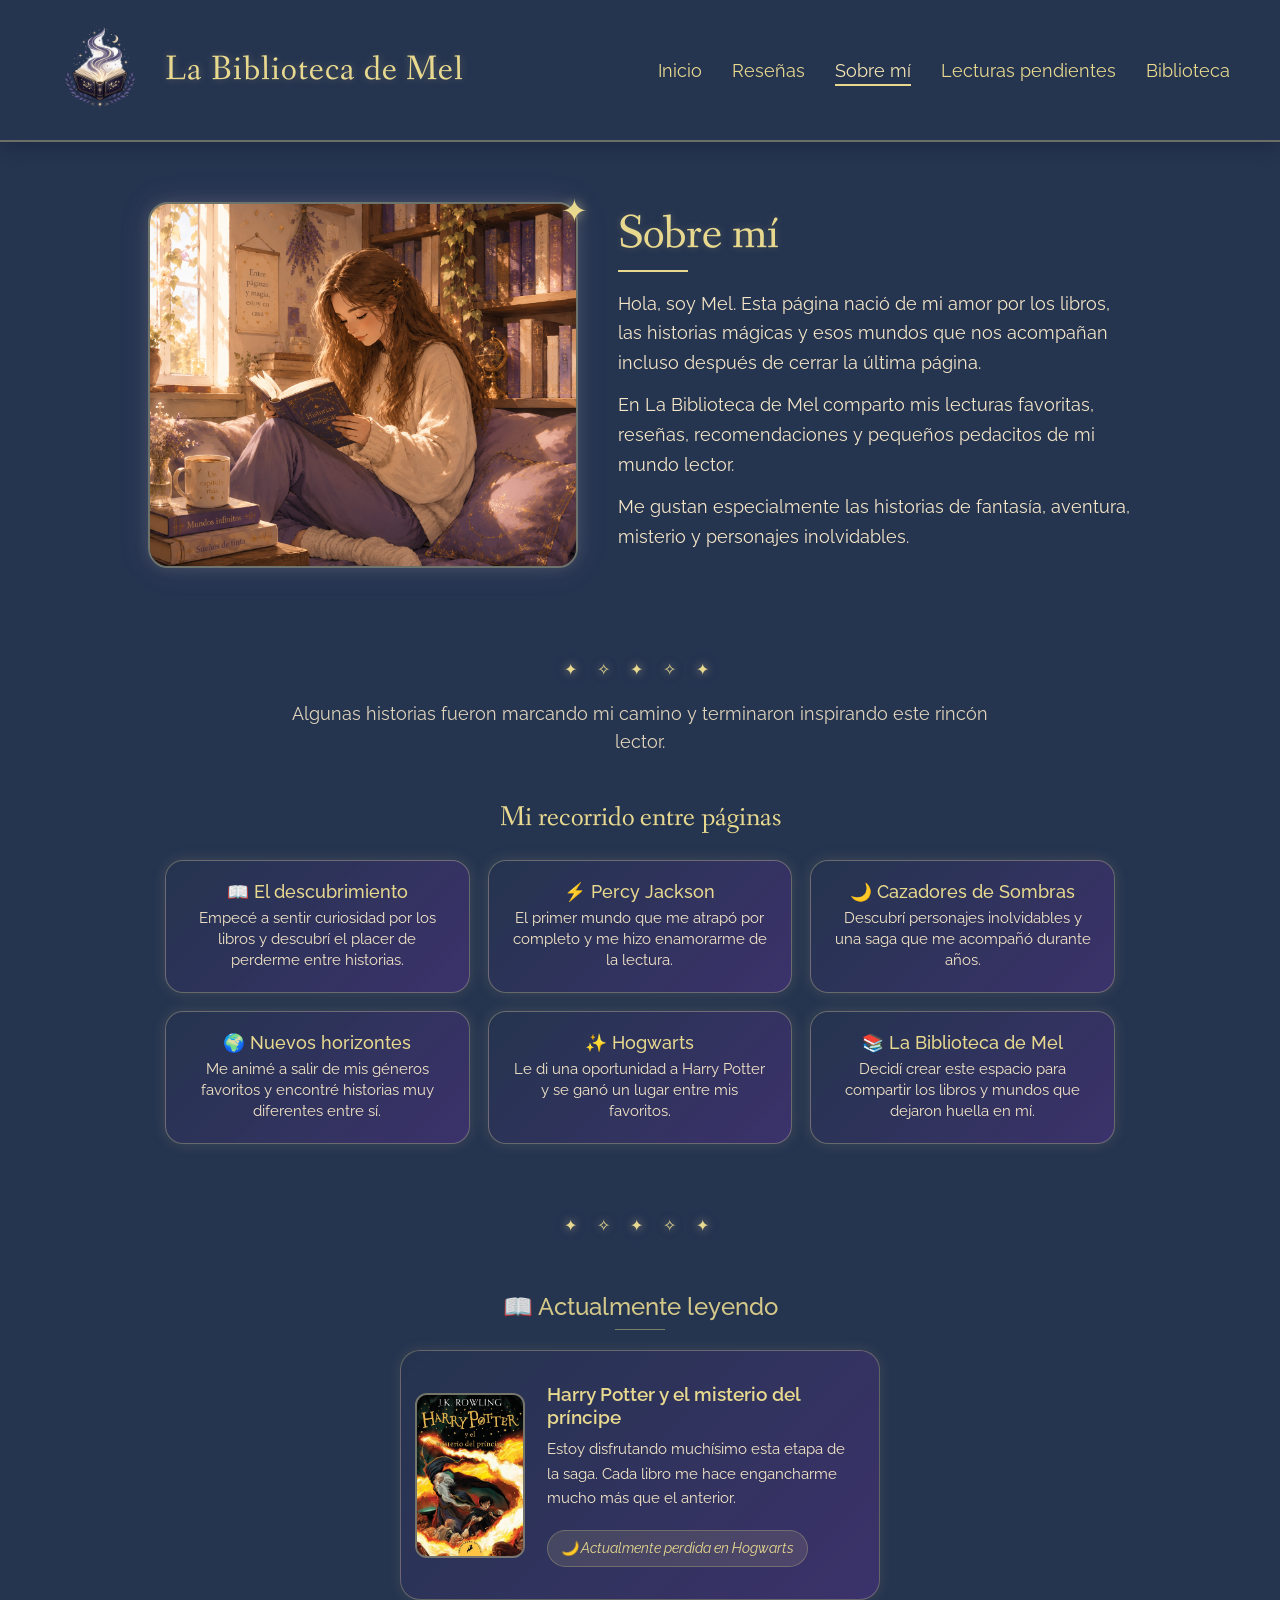
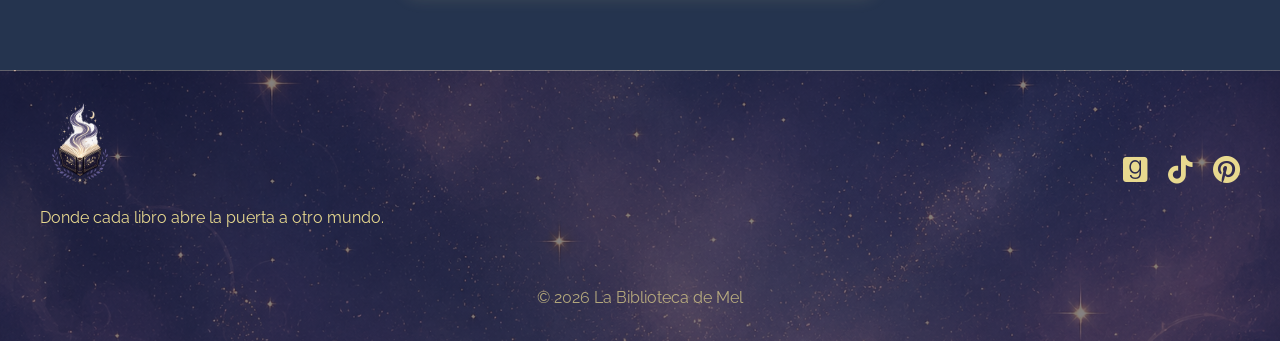
<file: pages/sobremi.html>
<!DOCTYPE html>
<html lang="es">
<head>
    <meta charset="UTF-8">
    <meta name="viewport" content="width=device-width, initial-scale=1.0">
    <meta name="author" content="Melany Russi">
    <meta name="description" content="Conoce mi recorrido como lectora, mis historias favoritas y cómo nació La Biblioteca de Mel.">
    <meta name="keywords" content="libros, reseñas, lectura, fantasía, Harry Potter, Percy Jackson, literatura, La Biblioteca de Mel">

    <title>Sobre mí | La Biblioteca de Mel</title>

    <link rel="preconnect" href="https://fonts.googleapis.com">
    <link rel="preconnect" href="https://fonts.gstatic.com" crossorigin>
    <link href="https://fonts.googleapis.com/css2?family=Alef:wght@400;700&family=Fanwood+Text:ital@0;1&family=Raleway:ital,wght@0,100..900;1,100..900&display=swap" rel="stylesheet">

    <link rel="stylesheet" href="https://cdnjs.cloudflare.com/ajax/libs/font-awesome/6.5.1/css/all.min.css">
    <link href="https://cdn.jsdelivr.net/npm/bootstrap@5.3.8/dist/css/bootstrap.min.css" rel="stylesheet">
    <link rel="stylesheet" href="../css/styles.css">
</head>

<body>
    <header class="header">
        <a href="../index.html" class="logo" aria-label="Ir al inicio de La Biblioteca de Mel">
            <img src="../assents/logo7.png" alt="Logo de La Biblioteca de Mel" width="100" height="100">
            <h1>La Biblioteca de Mel</h1>
        </a>

        <nav class="menu" aria-label="Navegación principal">
            <ul>
                <li><a href="../index.html">Inicio</a></li>
                <li><a href="./reseñas.html">Reseñas</a></li>
                <li><a href="./sobremi.html" aria-current="page">Sobre mí</a></li>
                <li><a href="./lecturaspendientes.html">Lecturas pendientes</a></li>
                <li><a href="./biblioteca.html">Biblioteca</a></li>
            </ul>
        </nav>
    </header>

    <main id="contenido-principal">
        <section class="sobre-mi" aria-labelledby="titulo-sobre-mi">
            <div class="sobre-contenido">
                <div class="sobre-imagen">
                    <img
                        src="../assents/sobremi2.png"
                        alt="Ilustración de una joven leyendo rodeada de un ambiente mágico"
                        loading="lazy"
                        decoding="async">
                </div>

                <div class="sobre-texto">
                    <h2 id="titulo-sobre-mi">Sobre mí</h2>

                    <p>
                        Hola, soy Mel. Esta página nació de mi amor por los libros,
                        las historias mágicas y esos mundos que nos acompañan incluso
                        después de cerrar la última página.
                    </p>

                    <p>
                        En La Biblioteca de Mel comparto mis lecturas favoritas,
                        reseñas, recomendaciones y pequeños pedacitos de mi mundo lector.
                    </p>

                    <p>
                        Me gustan especialmente las historias de fantasía, aventura,
                        misterio y personajes inolvidables.
                    </p>
                </div>
            </div>
        </section>

        <section class="puente-sobre-mi" aria-label="Introducción al recorrido lector">
            <div class="brillos" aria-hidden="true">
                ✦ ✧ ✦ ✧ ✦
            </div>

            <p>
                Algunas historias fueron marcando mi camino y terminaron inspirando este rincón lector.
            </p>
        </section>

        <section class="timeline" aria-labelledby="titulo-recorrido">
            <h3 id="titulo-recorrido">Mi recorrido entre páginas</h3>

            <div class="timeline-contenedor">
                <article class="evento">
                    <h4>📖 El descubrimiento</h4>
                    <p>
                        Empecé a sentir curiosidad por los libros y descubrí el placer de perderme entre historias.
                    </p>
                </article>

                <article class="evento">
                    <h4>⚡ Percy Jackson</h4>
                    <p>
                        El primer mundo que me atrapó por completo y me hizo enamorarme de la lectura.
                    </p>
                </article>

                <article class="evento">
                    <h4>🌙 Cazadores de Sombras</h4>
                    <p>
                        Descubrí personajes inolvidables y una saga que me acompañó durante años.
                    </p>
                </article>

                <article class="evento">
                    <h4>🌍 Nuevos horizontes</h4>
                    <p>
                        Me animé a salir de mis géneros favoritos y encontré historias muy diferentes entre sí.
                    </p>
                </article>

                <article class="evento">
                    <h4>✨ Hogwarts</h4>
                    <p>
                        Le di una oportunidad a Harry Potter y se ganó un lugar entre mis favoritos.
                    </p>
                </article>

                <article class="evento">
                    <h4>📚 La Biblioteca de Mel</h4>
                    <p>
                        Decidí crear este espacio para compartir los libros y mundos que dejaron huella en mí.
                    </p>
                </article>
            </div>
        </section>

        <div class="brillos" aria-hidden="true">
            ✦ ✧ ✦ ✧ ✦
        </div>

        <section class="actualmente-leyendo" aria-labelledby="titulo-actualmente-leyendo">
            <h5 id="titulo-actualmente-leyendo">📖 Actualmente leyendo</h5>

            <article class="card lectura-card">
                <div class="row g-0 align-items-center">
                    <div class="col-md-3 text-center">
                        <img
                            src="../assents/actual.jpg"
                            class="img-fluid portada-actual"
                            alt="Portada del libro Harry Potter y el misterio del príncipe de J. K. Rowling"
                            loading="lazy"
                            decoding="async">
                    </div>

                    <div class="col-md-9">
                        <div class="card-body">
                            <h5 class="card-title">
                                Harry Potter y el misterio del príncipe
                            </h5>

                            <p class="card-text">
                                Estoy disfrutando muchísimo esta etapa de la saga.
                                Cada libro me hace engancharme mucho más que el anterior.
                            </p>

                            <span class="estado-lectura">
                                🌙 Actualmente perdida en Hogwarts
                            </span>
                        </div>
                    </div>
                </div>
            </article>
        </section>
    </main>

    <footer class="footer">
        <div class="footer-contenido">
            <div class="footer-logo">
                <img src="../assents/logo7.png" alt="Logo de La Biblioteca de Mel" width="100" height="100">

                <p>
                    Donde cada libro abre la puerta a otro mundo.
                </p>
            </div>

            <div class="footer-redes">
                <div class="iconos">
                    <a href="#" aria-label="Ir a Goodreads">
                        <i class="fa-brands fa-goodreads" aria-hidden="true"></i>
                    </a>

                    <a href="#" aria-label="Ir a TikTok">
                        <i class="fa-brands fa-tiktok" aria-hidden="true"></i>
                    </a>

                    <a href="#" aria-label="Ir a Pinterest">
                        <i class="fa-brands fa-pinterest" aria-hidden="true"></i>
                    </a>
                </div>
            </div>
        </div>

        <div class="footer-copy">
            <p>© 2026 La Biblioteca de Mel</p>
        </div>
    </footer>

    <script src="https://cdn.jsdelivr.net/npm/bootstrap@5.3.8/dist/js/bootstrap.bundle.min.js"></script>
</body>
</html>
</file>
<file: css/styles.css>
@charset "UTF-8";
* {
  margin: 0;
  padding: 0;
  box-sizing: border-box;
}

h1,
h2,
h3 {
  font-family: "Fanwood Text", serif;
  font-weight: 500;
  font-style: normal;
  color: #E8D98F;
}

body {
  background-color: #25344F;
  color: #F5E6C8;
  font-family: "Raleway", sans-serif;
  animation: fondo 1s ease;
  min-height: 100vh;
  overflow-x: hidden;
}

a,
button {
  transition: 0.3s ease;
}

a:focus-visible,
button:focus-visible,
input:focus-visible,
textarea:focus-visible {
  outline: 2px solid #E8D98F;
  outline-offset: 4px;
  box-shadow: 0 0 12px rgba(232, 217, 143, 0.4);
}

a:active,
button:active {
  transform: scale(0.97);
}

@keyframes fondo {
  from {
    opacity: 0;
  }
  to {
    opacity: 1;
  }
}
@keyframes aparecer {
  from {
    opacity: 0;
    transform: translateY(-15px);
  }
  to {
    opacity: 1;
    transform: translateY(0);
  }
}
@keyframes flotar {
  0%, 100% {
    transform: translateY(0);
  }
  50% {
    transform: translateY(-6px);
  }
}
@keyframes aparecerTitulo {
  from {
    opacity: 0;
    transform: translateY(20px);
  }
  to {
    opacity: 1;
    transform: translateY(0);
  }
}
@keyframes subrayado {
  from {
    width: 0;
  }
  to {
    width: 70px;
  }
}
.entre-lectores {
  border: 1px solid rgba(221, 210, 151, 0.35);
  border-radius: 20px;
  box-shadow: 0 0 15px rgba(232, 217, 143, 0.12);
}

.header {
  display: flex;
  align-items: center;
  justify-content: space-between;
  margin-bottom: 25px;
  padding: 20px 50px;
  border-bottom: 2px solid rgba(232, 217, 143, 0.35);
  box-shadow: 0 4px 18px rgba(12, 10, 35, 0.25);
}
.header h1 {
  margin: 0;
  font-size: 2.2rem;
  letter-spacing: 1px;
  text-shadow: 0 0 10px rgba(221, 210, 151, 0.3);
  transition: all 0.3s ease;
  animation: aparecer 1s ease;
}
.header h1:hover {
  color: #f5e6b3;
  transform: scale(1.03);
}

.menu {
  margin-left: auto;
}
.menu ul {
  display: flex;
  gap: 30px;
  margin: 0;
  padding: 0;
  list-style: none;
}
.menu a {
  position: relative;
  color: #E8D98F;
  font-size: 18px;
  text-decoration: none;
  transition: all 0.3s ease;
}
.menu a::after {
  content: "";
  position: absolute;
  left: 0;
  bottom: -5px;
  width: 0;
  height: 2px;
  background: #E8D98F;
  transition: all 0.3s ease;
}
.menu a:hover, .menu a[aria-current=page] {
  color: #f5e6b3;
}
.menu a:hover::after, .menu a[aria-current=page]::after {
  width: 100%;
}

.logo {
  display: flex;
  align-items: center;
  gap: 15px;
  text-decoration: none;
}
.logo img {
  width: 100px;
  height: 100px;
  object-fit: cover;
  transition: all 0.3s ease;
  animation: flotar 3s ease-in-out infinite;
}
.logo img:hover {
  transform: scale(1.08);
  filter: drop-shadow(0 0 15px rgba(221, 210, 151, 0.8));
}

.footer {
  position: relative;
  margin-top: 60px;
  padding: 15px 20px;
  color: #E8D98F;
  background-color: #1b2740;
  background-image: url("../assents/fondofooter2.png");
  background-size: cover;
  background-position: center;
  background-repeat: no-repeat;
  border-top: 1px solid rgba(221, 210, 151, 0.3);
  overflow: hidden;
}
.footer::before {
  content: "";
  position: absolute;
  inset: 0;
  z-index: 1;
  background: rgba(12, 10, 35, 0.5);
  pointer-events: none;
}
.footer a {
  color: #E8D98F;
  text-decoration: none;
  transition: all 0.3s ease;
}
.footer a:hover {
  color: #f5e6b3;
  text-shadow: 0 0 10px rgba(221, 210, 151, 0.8);
}

.footer-contenido {
  position: relative;
  z-index: 2;
  display: flex;
  align-items: center;
  justify-content: space-between;
  flex-wrap: wrap;
  gap: 40px;
  max-width: 1200px;
  margin: 0 auto;
  box-sizing: border-box;
}

.footer-logo img {
  display: block;
  width: 80px;
  margin-bottom: 10px;
}

.footer-redes,
.iconos {
  display: flex;
  align-items: center;
  justify-content: center;
  gap: 20px;
}
.footer-redes a,
.iconos a {
  font-size: 28px;
  transition: all 0.3s ease;
}
.footer-redes a:hover,
.iconos a:hover {
  transform: translateY(-5px);
}

.footer-copy {
  position: relative;
  z-index: 2;
  margin-top: 30px;
  text-align: center;
  opacity: 0.7;
}

.separador-footer {
  position: relative;
  z-index: 2;
  margin: 15px 0;
  color: #E8D98F;
  letter-spacing: 8px;
  text-align: center;
  opacity: 0.7;
}

.btn-libro {
  display: none;
  margin-top: 20px;
  padding: 12px 25px;
  color: #25344F;
  text-decoration: none;
  font-weight: 700;
  background: #E8D98F;
  border-radius: 10px;
  transition: all 0.3s ease;
}
.btn-libro:hover {
  background: #f5e6b3;
  transform: translateY(-2px);
  box-shadow: 0 0 15px rgba(221, 210, 151, 0.4);
}

.btn-magico {
  display: none;
  margin-top: 15px;
  padding: 8px 18px;
  color: #25344F;
  text-decoration: none;
  font-size: 0.9rem;
  background: linear-gradient(135deg, #E8D98F, #F5E6C8);
  border-radius: 20px;
  transition: all 0.3s ease;
}
.btn-magico:hover {
  color: #25344F;
  transform: translateY(-3px);
  box-shadow: 0 0 15px rgba(221, 210, 151, 0.6), 0 0 25px rgba(183, 156, 237, 0.3);
}

.ver-mas {
  display: inline-block;
  margin-top: 10px;
  padding: 6px 14px;
  color: #E8D98F;
  text-decoration: none;
  font-size: 0.8rem;
  font-weight: 600;
  background: rgba(221, 210, 151, 0.08);
  border: 1px solid rgba(221, 210, 151, 0.35);
  border-radius: 20px;
  cursor: pointer;
  transition: all 0.3s ease;
}
.ver-mas:hover {
  background: rgba(221, 210, 151, 0.15);
  transform: translateY(-2px);
  box-shadow: 0 0 12px rgba(221, 210, 151, 0.25);
}

.btn-sinopsis {
  opacity: 0;
  visibility: hidden;
  transform: translateY(5px);
  transition: all 0.3s ease;
}

.pendiente-card:hover .btn-sinopsis {
  opacity: 1;
  visibility: visible;
  transform: translateY(0);
}

.form-lectores button {
  align-self: center;
  padding: 9px 20px;
  color: #25344F;
  background: #E8D98F;
  border: none;
  border-radius: 25px;
  cursor: pointer;
  transition: all 0.3s ease;
}
.form-lectores button:hover {
  transform: translateY(-3px);
  box-shadow: 0 0 15px rgba(232, 217, 143, 0.4);
}

.btn-favorito {
  display: inline-block;
  margin-top: 12px;
  padding: 8px 18px;
  color: #25344F;
  text-decoration: none;
  font-size: 0.9rem;
  font-weight: 600;
  background: linear-gradient(135deg, #E8D98F, #F5E6C8);
  border-radius: 20px;
  transition: all 0.3s ease;
}
.btn-favorito:hover {
  color: #25344F;
  transform: translateY(-3px);
  box-shadow: 0 0 15px rgba(221, 210, 151, 0.55), 0 0 25px rgba(183, 156, 237, 0.25);
}

.pendiente-card {
  width: 150px;
  text-align: center;
  transition: all 0.3s ease;
}
.pendiente-card:hover {
  transform: translateY(-8px);
}
.pendiente-card:hover img {
  transform: translateY(-8px) scale(1.03);
  box-shadow: 0 10px 25px rgba(0, 0, 0, 0.6), 0 0 20px rgba(221, 210, 151, 0.45);
}
.pendiente-card img {
  width: 130px;
  height: 195px;
  object-fit: cover;
  border: 2px solid rgba(221, 210, 151, 0.6);
  border-radius: 12px;
  cursor: pointer;
  box-shadow: 0 6px 18px rgba(0, 0, 0, 0.45), 0 0 12px rgba(221, 210, 151, 0.25);
  transition: all 0.3s ease;
}
.pendiente-card h3 {
  margin-top: 12px;
  margin-bottom: 4px;
  font-size: 1.05rem;
}
.pendiente-card p {
  margin: 0;
  font-size: 0.9rem;
  opacity: 0.85;
}

.libro-biblioteca {
  position: relative;
  width: 130px;
  text-align: center;
}
.libro-biblioteca img {
  width: 130px;
  height: 195px;
  object-fit: cover;
  margin-bottom: 12px;
  border: 2px solid rgba(221, 210, 151, 0.5);
  border-radius: 12px;
  transition: all 0.3s ease;
}
.libro-biblioteca img:hover {
  transform: translateY(-7px);
  box-shadow: 0 0 20px rgba(221, 210, 151, 0.35);
}

.resena-card {
  max-width: 220px;
  height: 100%;
  margin: auto;
  padding: 12px;
  background: linear-gradient(135deg, rgba(37, 52, 79, 0.95), rgba(62, 50, 110, 0.9));
  border: 1px solid rgba(221, 210, 151, 0.35);
  border-radius: 18px;
  box-shadow: 0 0 18px rgba(221, 210, 151, 0.15);
  transition: all 0.3s ease;
}
.resena-card:hover {
  transform: translateY(-7px);
  box-shadow: 0 0 20px rgba(221, 210, 151, 0.35), 0 0 30px rgba(183, 156, 237, 0.2);
}
.resena-card img {
  width: 115px;
  height: 170px;
  object-fit: cover;
  margin-bottom: 12px;
  border: 2px solid rgba(221, 210, 151, 0.5);
  border-radius: 12px;
}
.resena-card h3 {
  min-height: 48px;
  margin: 6px 0 3px;
  display: flex;
  align-items: center;
  justify-content: center;
  font-size: 1.1rem;
  text-align: center;
}

.favorito-contenido {
  display: grid;
  grid-template-columns: 180px 1fr;
  align-items: center;
  gap: 25px;
  padding: 25px;
  background: linear-gradient(135deg, rgba(232, 217, 143, 0.12), rgba(62, 50, 110, 0.35));
  border-left: 4px solid #E8D98F;
  border-radius: 25px;
  box-shadow: 0 0 18px rgba(232, 217, 143, 0.12);
}

.card-body {
  padding: 20px;
}

.bienvenida {
  margin-bottom: 40px;
  color: #E8D98F;
  font-size: 20px;
  font-style: italic;
  text-align: center;
}

.hero {
  position: relative;
  display: flex;
  align-items: center;
  max-width: 1200px;
  height: 70vh;
  margin: 20px auto;
  padding-left: 85px;
  overflow: hidden;
  background-image: url("../assents/fotoprincipal.png");
  background-size: cover;
  background-position: center 35%;
  background-repeat: no-repeat;
  border: 2px solid #E8D98F;
  border-radius: 20px;
  box-shadow: 0 0 15px rgba(221, 210, 151, 0.4), 0 0 30px rgba(183, 156, 237, 0.3);
}
.hero::before {
  content: "";
  position: absolute;
  inset: 0;
  background: rgba(12, 10, 35, 0.12);
}
.hero h1,
.hero h2 {
  color: #F5E6C8;
  font-family: "Fanwood Text", serif;
  font-size: 2.8rem;
  line-height: 1.1;
}
.hero p {
  margin-top: 20px;
  color: #d8c8ff;
  font-family: "Raleway", sans-serif;
  font-size: 1.2rem;
}

.overlay {
  position: relative;
  z-index: 2;
  max-width: 600px;
}

.frase-literaria {
  max-width: 600px;
  margin: 50px auto;
  padding: 20px;
  color: #F5E6C8;
  font-family: "Fanwood Text", serif;
  font-size: 1.4rem;
  font-style: italic;
  text-align: center;
  background: rgba(62, 50, 110, 0.15);
  border-radius: 15px;
  box-shadow: 0 0 15px rgba(221, 210, 151, 0.15);
}

.libros {
  max-width: 1200px;
  margin: 0 auto;
  text-align: center;
}
.libros h2 {
  margin-top: 40px;
  margin-bottom: 25px;
  color: #E8D98F;
  font-family: "Fanwood Text", serif;
  font-size: 2.4rem;
  text-align: center;
  animation: tituloFavoritos 1s ease;
  transition: all 0.3s ease;
}
.libros h2:hover {
  transform: translateY(-5px);
  text-shadow: 0 0 10px rgba(232, 217, 143, 0.6), 0 0 20px rgba(183, 156, 237, 0.3);
}

.galeria {
  display: flex;
  flex-wrap: wrap;
  justify-content: center;
  align-items: flex-start;
  gap: 22px;
  max-width: 1100px;
  margin: 35px auto 0;
}

.item {
  width: 150px;
  display: flex;
  flex-direction: column;
  align-items: center;
  text-align: center;
  perspective: 1000px;
}
.item img {
  position: relative;
  z-index: 1;
  width: 150px;
  height: 230px;
  object-fit: cover;
  border: 2px solid #E8D98F;
  border-radius: 12px;
  transform-origin: left center;
  transform-style: preserve-3d;
  box-shadow: 0 4px 15px rgba(0, 0, 0, 0.4), 0 0 12px rgba(221, 210, 151, 0.25);
  transition: transform 0.35s ease-in-out, box-shadow 0.35s ease-in-out, border 0.35s ease-in-out;
}
.item img:hover {
  transform: rotateY(10deg) translateY(-6px);
  box-shadow: 0 8px 18px rgba(0, 0, 0, 0.5), 0 0 14px rgba(221, 210, 151, 0.35);
}
.item p {
  margin-top: 10px;
}
.item.seleccionado img {
  border: 2px solid #E8D98F;
  transform: rotateY(12deg) translateY(-8px);
  box-shadow: 0 0 20px rgba(221, 210, 151, 0.8), 0 0 40px rgba(183, 156, 237, 0.6);
}

.descripcion-libro {
  grid-column: 1/-1;
  justify-self: center;
  max-width: 410px;
  margin: 10px auto 25px;
  padding: 15px 18px;
  color: #F5E6C8;
  font-size: 0.95rem;
  line-height: 1.6;
  text-align: center;
  background: linear-gradient(135deg, rgba(37, 52, 79, 0.95), rgba(62, 50, 110, 0.95));
  border: 3px solid #E8D98F;
  border-radius: 20px;
  box-shadow: 0 0 15px rgba(221, 210, 151, 0.4), 0 0 30px rgba(183, 156, 237, 0.25);
  transition: all 0.3s ease;
  animation: aparecerDescripcion 0.4s ease;
}
.descripcion-libro h3 {
  margin-bottom: 8px;
  font-size: 1.5rem;
}
.descripcion-libro.animar {
  animation: abrirLibro 0.5s ease;
}

.destacados-mes {
  max-width: 680px;
  margin: 90px auto 60px;
  overflow: hidden;
}
.destacados-mes .carousel {
  position: relative;
}
.destacados-mes .carousel-inner {
  position: relative;
  z-index: 1;
}
.destacados-mes .carousel-control-prev,
.destacados-mes .carousel-control-next {
  position: absolute;
  top: 50%;
  z-index: 50;
  width: 45px;
  height: 45px;
  opacity: 1;
  transform: translateY(-50%);
  background: rgba(37, 52, 79, 0.9);
  border: 1px solid rgba(232, 217, 143, 0.4);
  border-radius: 50%;
}
.destacados-mes .carousel-control-prev {
  left: 10px;
}
.destacados-mes .carousel-control-next {
  right: 10px;
}
.destacados-mes .carousel-control-prev-icon,
.destacados-mes .carousel-control-next-icon {
  width: 1.4rem;
  height: 1.4rem;
}

.destacado-slide {
  min-height: 220px;
  padding: 22px;
  display: grid;
  grid-template-columns: 120px 1fr;
  align-items: center;
  gap: 20px;
  border-left: 4px solid #E8D98F;
  border-radius: 25px;
  background: linear-gradient(270deg, rgba(232, 217, 143, 0.12), rgba(62, 50, 110, 0.35), rgba(37, 52, 79, 0.45), rgba(232, 217, 143, 0.12));
  background-size: 400% 400%;
  animation: gradienteMagico 10s ease infinite;
  box-shadow: 0 0 18px rgba(232, 217, 143, 0.12);
}
.destacado-slide img {
  width: 110px;
  height: 165px;
  object-fit: cover;
  border-radius: 12px;
  transform: rotate(-3deg);
  box-shadow: 0 8px 18px rgba(0, 0, 0, 0.45);
}
.destacado-slide span {
  color: #E8D98F;
  font-size: 0.9rem;
  font-style: italic;
}
.destacado-slide h3 {
  margin: 8px 0 10px;
  color: #E8D98F;
  font-size: 1.8rem;
  text-align: left;
}
.destacado-slide p {
  color: #F5E6C8;
  line-height: 1.6;
}

.destacado-cita {
  grid-template-columns: 1fr;
  text-align: center;
}
.destacado-cita h3 {
  font-size: 1.4rem;
  line-height: 1.4;
  text-align: center;
}

.favorito-mes {
  max-width: 750px;
  margin: 90px auto 60px;
  padding: 0;
  background: transparent;
  border: none;
  box-shadow: none;
}
.favorito-mes h3 {
  margin: 0 0 25px;
  font-size: 2.1rem;
  text-align: center;
}

.favorito-contenido img {
  width: 120px;
  height: 180px;
  object-fit: cover;
  border-radius: 10px;
  transform: rotate(-3deg);
  box-shadow: 0 8px 18px rgba(0, 0, 0, 0.45);
  transition: all 0.3s ease;
}
.favorito-contenido img:hover {
  transform: rotate(-3deg) scale(1.05);
}

.favorito-texto {
  max-width: 380px;
  text-align: left;
}
.favorito-texto h4 {
  margin-bottom: 10px;
  color: #E8D98F;
  font-size: 1.4rem;
}
.favorito-texto p {
  color: #F5E6C8;
  line-height: 1.6;
}

.separador-favorito {
  margin: 70px 0 50px;
  color: #E8D98F;
  font-size: 1.2rem;
  letter-spacing: 10px;
  text-align: center;
  opacity: 0.8;
}

@keyframes gradienteMagico {
  0% {
    background-position: 0% 50%;
  }
  50% {
    background-position: 100% 50%;
  }
  100% {
    background-position: 0% 50%;
  }
}
@keyframes tituloFavoritos {
  from {
    opacity: 0;
    transform: translateY(25px);
  }
  to {
    opacity: 1;
    transform: translateY(0);
  }
}
@keyframes aparecerDescripcion {
  from {
    opacity: 0;
    transform: translateY(15px);
  }
  to {
    opacity: 1;
    transform: translateY(0);
  }
}
@keyframes abrirLibro {
  from {
    opacity: 0;
    transform: scaleY(0.7);
  }
  to {
    opacity: 1;
    transform: scaleY(1);
  }
}
.sobre-mi {
  padding: 15px 10% 45px;
}
.sobre-mi h3 {
  position: relative;
  z-index: 2;
  margin-top: 60px;
  margin-bottom: 20px;
  color: #E8D98F;
  font-size: 2rem;
  text-align: center;
  transition: all 0.3s ease;
  animation: titulo 1s ease;
}
.sobre-mi h3:hover {
  transform: translateY(-5px);
  text-shadow: 0 0 15px rgba(221, 210, 151, 0.8);
}

.sobre-contenido {
  display: flex;
  align-items: center;
  justify-content: center;
  flex-wrap: nowrap;
  gap: 40px;
  max-width: 1100px;
  margin: 0 auto;
  padding: 20px;
}

.sobre-imagen {
  position: relative;
  flex-shrink: 0;
}
.sobre-imagen img {
  width: 430px;
  max-width: none;
  border: 2px solid rgba(221, 210, 151, 0.4);
  border-radius: 20px;
  box-shadow: 0 0 15px rgba(232, 217, 143, 0.12), 0 0 30px rgba(183, 156, 237, 0.15);
}
.sobre-imagen::before {
  content: "✦";
  position: absolute;
  top: -15px;
  right: -10px;
  color: #E8D98F;
  font-size: 2rem;
  text-shadow: 0 0 12px rgba(221, 210, 151, 0.7);
}

.sobre-texto {
  max-width: 550px;
}
.sobre-texto h2 {
  position: relative;
  margin-bottom: 25px;
  font-size: 3rem;
  text-shadow: 0 0 8px rgba(221, 210, 151, 0.25);
  transition: all 0.3s ease;
  animation: aparecerTitulo 1s ease;
}
.sobre-texto h2::after {
  content: "";
  position: absolute;
  left: 0;
  bottom: -8px;
  width: 0;
  height: 2px;
  background: #E8D98F;
  animation: subrayado 1.2s forwards;
}
.sobre-texto h2:hover {
  transform: translateY(-2px);
  text-shadow: 0 0 10px rgba(221, 210, 151, 0.6), 0 0 20px rgba(183, 156, 237, 0.3);
}
.sobre-texto p {
  margin-bottom: 12px;
  color: #F5E6C8;
  font-size: 1.1rem;
  line-height: 1.7;
}

.timeline {
  max-width: 1000px;
  margin: 35px auto;
  padding: 10px 20px;
}
.timeline h3 {
  margin-bottom: 25px;
  text-align: center;
}

.timeline-contenedor {
  display: grid;
  grid-template-columns: repeat(3, 1fr);
  gap: 18px;
  max-width: 880px;
  margin: 25px auto;
}
.timeline-contenedor .evento {
  margin: 0;
  padding: 20px;
  text-align: center;
  background: linear-gradient(135deg, rgba(37, 52, 79, 0.95), rgba(62, 50, 110, 0.9));
  border: 1px solid rgba(221, 210, 151, 0.35);
  border-radius: 18px;
  box-shadow: 0 0 15px rgba(221, 210, 151, 0.15);
  transition: all 0.3s ease;
}
.timeline-contenedor .evento:hover {
  transform: translateY(-5px);
}
.timeline-contenedor .evento h4 {
  margin-bottom: 6px;
  color: #E8D98F;
  font-size: 1.1rem;
}
.timeline-contenedor .evento p {
  margin: 0;
  color: #F5E6C8;
  font-size: 0.95rem;
  line-height: 1.4;
}

.puente-sobre-mi {
  max-width: 700px;
  margin: 25px auto 35px;
  text-align: center;
}
.puente-sobre-mi p {
  margin: 18px 2px 0;
  color: rgba(245, 230, 200, 0.9);
  font-family: "Raleway", sans-serif;
  font-size: 1.1rem;
  line-height: 1.6;
}

.brillos {
  display: block;
  margin: 0 auto;
  color: #E8D98F;
  font-size: 1rem;
  letter-spacing: 8px;
  text-align: center;
  text-shadow: 0 0 8px rgba(221, 210, 151, 0.6), 0 0 15px rgba(183, 156, 237, 0.3);
}

.actualmente-leyendo {
  max-width: 500px;
  margin: 45px auto;
  padding: 10px;
}
.actualmente-leyendo > h5 {
  margin-bottom: 20px;
  color: #E8D98F;
  font-size: 1.5rem;
  font-weight: 500;
  text-align: center;
  opacity: 0.9;
}
.actualmente-leyendo > h5::after {
  content: "";
  display: block;
  width: 50px;
  height: 1px;
  margin: 8px auto 0;
  background: rgba(232, 217, 143, 0.5);
}

.lectura-card {
  border: 1px solid rgba(232, 217, 143, 0.3);
  border-radius: 20px;
  box-shadow: 0 0 15px rgba(232, 217, 143, 0.12);
  display: flex;
  align-items: center;
  gap: 18px;
  padding: 12px;
  overflow: hidden;
  background: linear-gradient(135deg, rgba(37, 52, 79, 0.95), rgba(62, 50, 110, 0.9)) !important;
}
.lectura-card img {
  width: 110px;
  height: 165px;
  object-fit: cover;
  border: 2px solid rgba(232, 217, 143, 0.4);
  border-radius: 12px;
}
.lectura-card p {
  margin-bottom: 12px;
  color: #F5E6C8;
  line-height: 1.6;
}

.portada-actual {
  width: 110px;
  height: 165px;
  margin: 15px auto;
  object-fit: cover;
  border: 2px solid rgba(232, 217, 143, 0.4);
  border-radius: 12px;
}

.card-title {
  margin-bottom: 8px;
  color: #E8D98F;
  font-size: 1.2rem;
  font-weight: 600;
}

.card-text {
  color: #F5E6C8;
  font-size: 0.95rem;
  line-height: 1.6;
}

.estado-lectura {
  display: inline-block;
  margin-top: 8px;
  padding: 7px 13px;
  color: #E8D98F;
  font-size: 0.85rem;
  font-style: italic;
  background: rgba(232, 217, 143, 0.12);
  border: 1px solid rgba(232, 217, 143, 0.25);
  border-radius: 20px;
}

@keyframes titulo {
  from {
    opacity: 0;
    transform: translateY(30px);
  }
  to {
    opacity: 1;
    transform: translateY(0);
  }
}
.biblioteca {
  padding: 25px 8% 50px;
}

.titulo-biblioteca {
  margin-bottom: 15px;
  color: #E8D98F;
  font-family: "Fanwood Text", serif;
  font-size: 3rem;
  text-align: center;
  animation: brillo 3s ease-in-out infinite;
}

.intro-biblioteca {
  max-width: 650px;
  margin: 0 auto 15px;
  color: #F5E6C8;
  line-height: 1.6;
  text-align: center;
}

.estadisticas-biblioteca,
.leyenda-biblioteca {
  color: rgba(245, 230, 200, 0.8);
  text-align: center;
}

.estadisticas-biblioteca {
  margin-bottom: 45px;
  font-style: italic;
}

.leyenda-biblioteca {
  margin-bottom: 30px;
  font-size: 0.9rem;
}

.genero-biblioteca {
  margin-bottom: 65px;
}
.genero-biblioteca h3 {
  margin-bottom: 8px;
  color: #E8D98F;
  font-size: 2rem;
  text-align: left;
}

.descripcion-genero {
  margin-bottom: 25px;
  color: rgba(245, 230, 200, 0.75);
  font-style: italic;
}

.biblioteca-grid {
  display: flex;
  flex-wrap: wrap;
  gap: 22px;
}

.libro-biblioteca h4 {
  margin: 0 0 8px;
  color: #E8D98F;
  font-size: 1rem;
  line-height: 1.3;
}
.libro-biblioteca p {
  margin: 0;
  color: #F5E6C8;
  font-size: 0.85rem;
  line-height: 1.4;
  opacity: 0.85;
}

@keyframes brillo {
  0%, 100% {
    text-shadow: 0 0 8px rgba(221, 210, 151, 0.3);
  }
  50% {
    text-shadow: 0 0 12px rgba(221, 210, 151, 0.7), 0 0 25px rgba(183, 156, 237, 0.4);
  }
}
.pendientes {
  padding: 15px 8% 40px;
  text-align: center;
}
.pendientes h2 {
  margin-bottom: 10px;
  font-size: 3rem;
}

.titulo-pendientes {
  color: #E8D98F;
  font-family: "Fanwood Text", serif;
  font-size: 3.3rem;
  text-align: center;
  animation: destello 2.5s ease-in-out infinite;
}

.intro-pendientes {
  margin-bottom: 35px;
  color: #F5E6C8;
}

.pendientes-grid {
  display: flex;
  flex-wrap: wrap;
  justify-content: center;
  gap: 20px;
  max-width: 1100px;
  margin: 0 auto;
}

/* MODAL SINOPSIS */
.modal-sinopsis {
  position: fixed;
  inset: 0;
  z-index: 999;
  display: none;
  align-items: center;
  justify-content: center;
  background: rgba(12, 10, 35, 0.75);
}

.contenido-sinopsis {
  position: relative;
  width: 90%;
  max-width: 350px;
  padding: 18px 22px;
  color: #F5E6C8;
  text-align: center;
  background: linear-gradient(135deg, rgba(37, 52, 79, 0.98), rgba(62, 50, 110, 0.95));
  border: 1px solid rgba(221, 210, 151, 0.4);
  border-radius: 20px;
  box-shadow: 0 0 20px rgba(221, 210, 151, 0.2);
  animation: aparecerModal 0.25s ease;
}
.contenido-sinopsis h3 {
  margin-top: 0;
  margin-bottom: 10px;
  padding-top: 20px;
  color: #E8D98F;
}
.contenido-sinopsis p {
  margin: 0;
  font-size: 0.95rem;
  line-height: 1.6;
}

.cerrar-sinopsis {
  position: absolute;
  top: 8px;
  right: 10px;
  z-index: 1000;
  display: flex;
  align-items: center;
  justify-content: center;
  width: 35px;
  height: 35px;
  color: #E8D98F;
  font-size: 1.5rem;
  background: rgba(221, 210, 151, 0.12);
  border: none;
  border-radius: 50%;
  cursor: pointer;
  transition: all 0.3s ease;
}
.cerrar-sinopsis:hover {
  background: rgba(221, 210, 151, 0.25);
  box-shadow: 0 0 10px rgba(221, 210, 151, 0.3);
}

/* ANIMACIONES */
@keyframes aparecerModal {
  from {
    opacity: 0;
    transform: scale(0.95);
  }
  to {
    opacity: 1;
    transform: scale(1);
  }
}
@keyframes destello {
  0%, 100% {
    letter-spacing: 0;
  }
  50% {
    letter-spacing: 2px;
  }
}
.resenas {
  padding: 30px 8% 60px;
  text-align: center;
}

.titulo-resenas {
  position: relative;
  margin-bottom: 35px;
  color: #E8D98F;
  font-family: "Fanwood Text", serif;
  font-size: 3rem;
  text-align: center;
}
.titulo-resenas::after {
  content: "";
  position: absolute;
  left: 50%;
  bottom: -12px;
  width: 80px;
  height: 2px;
  transform: translateX(-50%);
  background: #E8D98F;
  border-radius: 10px;
}

.intro-resenas {
  max-width: 650px;
  margin: 0 auto 40px;
  color: #F5E6C8;
}

.resenas-grid {
  display: grid;
  grid-template-columns: repeat(auto-fit, minmax(230px, 1fr));
  gap: 20px;
}

.estrellas {
  margin-bottom: 8px;
  color: #e2c41b;
  font-size: 1.2rem;
}

.tags-resena {
  display: flex;
  flex-wrap: wrap;
  justify-content: center;
  gap: 6px;
  margin-bottom: 8px;
}
.tags-resena span {
  padding: 3px 7px;
  color: #F5E6C8;
  font-size: 0.7rem;
  border-radius: 20px;
}
.tags-resena span:nth-child(odd) {
  background: rgba(232, 217, 143, 0.18);
}
.tags-resena span:nth-child(even) {
  background: rgba(183, 156, 237, 0.16);
}

.frase-resena {
  min-height: 60px;
  margin: 8px 0;
  color: #F5E6C8;
  font-size: 0.85rem;
  font-style: italic;
  line-height: 1.4;
}

.resena-card:last-child {
  margin-bottom: 0;
}

.tiene-resena {
  position: relative;
}
.tiene-resena::after {
  content: "✍️";
  position: absolute;
  top: 5px;
  right: 5px;
  display: flex;
  align-items: center;
  justify-content: center;
  width: 28px;
  height: 28px;
  background: rgba(37, 52, 79, 0.9);
  border-radius: 50%;
  font-size: 0.9rem;
  box-shadow: 0 0 10px rgba(221, 210, 151, 0.25);
}

/* ========================= */
/* MODAL RESEÑA */
/* ========================= */
.modal-resena {
  position: fixed;
  inset: 0;
  z-index: 999;
  display: none;
  align-items: center;
  justify-content: center;
  background: rgba(12, 10, 35, 0.75);
}

.contenido-resena {
  position: relative;
  width: 90%;
  max-width: 430px;
  padding: 25px;
  color: #F5E6C8;
  text-align: center;
  background: linear-gradient(135deg, #25344F, #3e326e);
  border: 1px solid rgba(221, 210, 151, 0.4);
  border-radius: 20px;
}

.cerrar-resena {
  position: absolute;
  top: 8px;
  right: 10px;
  width: 32px;
  height: 32px;
  color: #E8D98F;
  background: rgba(221, 210, 151, 0.12);
  border: none;
  border-radius: 50%;
  cursor: pointer;
  transition: all 0.3s ease;
}
.cerrar-resena:hover {
  background: rgba(221, 210, 151, 0.25);
  box-shadow: 0 0 10px rgba(221, 210, 151, 0.3);
}

/* ========================= */
/* ENTRE LECTORES */
/* ========================= */
.entre-lectores {
  max-width: 420px;
  margin: 40px auto 25px;
  padding: 20px;
  text-align: center;
}
.entre-lectores h2 {
  margin-bottom: 14px;
  color: #E8D98F;
  font-family: "Fanwood Text", serif;
  font-size: 2.2rem;
}
.entre-lectores p {
  margin-bottom: 30px;
  color: #F5E6C8;
  line-height: 1.3;
}

.form-lectores {
  display: flex;
  flex-direction: column;
  gap: 14px;
}
.form-lectores input,
.form-lectores textarea {
  width: 100%;
  padding: 13px 15px;
  color: #F5E6C8;
  font-family: "Raleway", sans-serif;
  background: rgba(12, 10, 35, 0.45);
  border: 1px solid rgba(221, 210, 151, 0.35);
  border-radius: 14px;
}
.form-lectores input::placeholder,
.form-lectores textarea::placeholder {
  color: rgba(245, 230, 200, 0.6);
}
.form-lectores input:hover,
.form-lectores textarea:hover {
  border-color: #E8D98F;
  box-shadow: 0 0 8px rgba(232, 217, 143, 0.18);
}
.form-lectores input:focus-visible,
.form-lectores textarea:focus-visible {
  outline: none;
  border-color: #E8D98F;
  box-shadow: 0 0 0 3px rgba(232, 217, 143, 0.25);
}
.form-lectores textarea {
  min-height: 90px;
  resize: none;
}

.separador-magico {
  margin: 60px 0 40px;
  color: #E8D98F;
  font-size: 1.2rem;
  letter-spacing: 10px;
  text-align: center;
  opacity: 0.8;
}

.nota-lectores {
  margin-top: 12px;
  color: rgba(245, 230, 200, 0.65);
  font-size: 0.8rem;
  font-style: italic;
}

.mensaje-exito {
  display: none;
  margin-top: 15px;
  padding: 12px 18px;
  color: #E8D98F;
  text-align: center;
  background: linear-gradient(135deg, rgba(37, 52, 79, 0.95), rgba(62, 50, 110, 0.9));
  border: 1px solid rgba(232, 217, 143, 0.35);
  border-radius: 15px;
  box-shadow: 0 0 15px rgba(232, 217, 143, 0.15);
  animation: aparecerMensaje 0.4s ease;
}

@keyframes aparecerMensaje {
  from {
    opacity: 0;
    transform: translateY(10px);
  }
  to {
    opacity: 1;
    transform: translateY(0);
  }
}
/* RESPONSIVE GENERAL */
body {
  overflow-x: hidden;
}

main {
  width: 100%;
}

.footer {
  position: relative;
  margin-top: 60px;
}

.footer-contenido {
  min-height: 170px;
  box-sizing: border-box;
}

/* DESTACADOS DEL MES BASE */
.destacados-mes {
  width: 85%;
  max-width: 650px;
  min-height: 330px;
  margin: 45px auto;
  overflow: hidden;
  box-sizing: border-box;
}

.destacados-mes .carousel-inner,
.destacados-mes .carousel-item {
  min-height: 330px;
}

.destacado-slide,
.destacado-cita {
  min-height: 330px;
  box-sizing: border-box;
}

.destacado-slide {
  display: grid;
  grid-template-columns: 140px 1fr;
  align-items: center;
  gap: 22px;
  padding: 28px 42px;
  text-align: left;
}

.destacado-slide img {
  width: 115px;
  height: 175px;
  object-fit: cover;
  margin: 0 auto;
  transform: none;
}

.destacado-slide h3 {
  font-size: 1.45rem;
  line-height: 1.2;
  text-align: left;
}

.destacado-slide p {
  font-size: 0.88rem;
  line-height: 1.5;
}

.destacado-cita {
  display: flex;
  flex-direction: column;
  justify-content: center;
  text-align: center;
  padding: 28px 42px;
}

.destacado-cita h3 {
  max-width: 440px;
  margin: 0 auto;
  font-size: 1.15rem;
  line-height: 1.4;
}

.destacado-cita p {
  margin-top: 12px;
  font-size: 0.85rem;
}

.destacados-mes .carousel-control-prev,
.destacados-mes .carousel-control-next {
  top: 50%;
  width: 38px;
  height: 38px;
  transform: translateY(-50%);
}

.destacados-mes .carousel-control-prev {
  left: 8px;
}

.destacados-mes .carousel-control-next {
  right: 8px;
}

/* TABLETS Y LAPTOPS CHICAS */
@media (max-width: 1024px) {
  .header {
    padding: 20px 25px;
    flex-direction: column;
    gap: 15px;
    text-align: center;
  }
  .menu {
    width: 100%;
    margin-left: 0;
  }
  .menu ul {
    flex-wrap: wrap;
    justify-content: center;
    gap: 15px;
  }
  .hero {
    height: 55vh;
    padding-left: 0;
    margin: 15px auto;
    background-position: center top;
  }
  .pendientes-grid,
  .biblioteca-grid {
    justify-content: center;
  }
  .timeline-contenedor {
    grid-template-columns: repeat(2, 1fr);
  }
}
/* SOBRE MÍ Y TIMELINE DESKTOP/TABLET */
@media (min-width: 769px) {
  .sobre-contenido {
    display: flex;
    flex-direction: row;
    flex-wrap: nowrap;
    align-items: center;
    justify-content: center;
    gap: 40px;
  }
  .sobre-imagen img {
    width: 430px;
    max-width: none;
  }
  .timeline-contenedor {
    display: grid;
    grid-template-columns: repeat(3, 1fr);
    gap: 18px;
    max-width: 880px;
    width: 100%;
    margin: 25px auto;
  }
  .timeline-contenedor .evento {
    width: auto;
    max-width: none;
  }
}
/* FAVORITOS EN TABLET / IPAD */
@media (min-width: 769px) and (max-width: 1199px) {
  .libros {
    max-width: 950px;
    margin: 0 auto;
    text-align: center;
  }
  .galeria {
    display: grid;
    grid-template-columns: repeat(4, 1fr);
    justify-items: center;
    align-items: start;
    gap: 20px;
    width: 100%;
    max-width: 760px;
    margin: 30px auto 0;
  }
  .item {
    width: 135px;
    margin: 0;
    text-align: center;
  }
  .item img {
    width: 125px;
    height: 190px;
    object-fit: cover;
  }
  .item img:hover,
  .item.seleccionado img {
    transform: none;
  }
  .descripcion-libro {
    grid-column: 1/-1;
    width: 90%;
    max-width: 420px;
    margin: 22px auto 25px;
  }
}
/* IPAD MINI */
@media (min-width: 700px) and (max-width: 820px) {
  .libros {
    max-width: 780px;
    margin: 0 auto;
  }
  .galeria {
    display: grid;
    grid-template-columns: repeat(4, 1fr);
    justify-items: center;
    align-items: start;
    gap: 18px;
    width: 100%;
    max-width: 700px;
    margin: 30px auto 0;
  }
  .item {
    width: 125px;
    margin: 0;
  }
  .item img {
    width: 115px;
    height: 175px;
    object-fit: cover;
    transform: none;
  }
  .item img:hover,
  .item.seleccionado img {
    transform: none;
  }
  .descripcion-libro {
    grid-column: 1/-1;
    width: 88%;
    max-width: 420px;
    margin: 20px auto 25px;
  }
  .destacados-mes {
    width: 88%;
    max-width: 600px;
    min-height: 360px;
    margin: 45px auto;
  }
  .destacados-mes .carousel-inner,
  .destacados-mes .carousel-item,
  .destacado-slide,
  .destacado-cita {
    min-height: 360px;
  }
  .destacado-slide {
    grid-template-columns: 130px 1fr;
    gap: 18px;
    padding: 28px 46px;
    text-align: left;
  }
  .destacado-slide img {
    width: 105px;
    height: 155px;
  }
  .destacado-slide h3 {
    font-size: 1.3rem;
    text-align: left;
  }
  .destacado-slide p {
    font-size: 0.82rem;
    line-height: 1.35;
  }
  .destacado-cita {
    padding: 28px 46px;
  }
  .destacado-cita h3 {
    max-width: 420px;
    font-size: 1.05rem;
  }
  .destacado-cita p {
    font-size: 0.8rem;
  }
  .footer-contenido {
    max-width: 95%;
    margin: 0 auto;
  }
}
/* CELULARES Y TABLETS CHICAS */
@media (max-width: 768px) {
  .header {
    flex-direction: column;
    padding: 15px;
    gap: 12px;
    text-align: center;
  }
  .logo {
    flex-direction: column;
    gap: 5px;
  }
  .logo img {
    width: 80px;
    height: 80px;
  }
  .logo h1 {
    font-size: 1.8rem;
  }
  .menu {
    width: 100%;
    margin-left: 0;
  }
  .menu ul {
    display: flex;
    flex-direction: row;
    flex-wrap: wrap;
    justify-content: center;
    gap: 8px 12px;
  }
  .menu a {
    font-size: 0.9rem;
    padding: 4px 6px;
    white-space: nowrap;
  }
  .bienvenida {
    font-size: 1rem;
    padding: 0 20px;
    margin-bottom: 20px;
  }
  .hero {
    width: calc(100% - 20px);
    height: 38vh;
    margin: 10px auto;
    padding-left: 0;
    border-radius: 15px;
    background-position: center top;
  }
  .frase-literaria {
    width: 90%;
    font-size: 1.1rem;
    padding: 15px;
    margin: 35px auto;
  }
  .libros h2,
  .titulo-pendientes,
  .titulo-biblioteca,
  .titulo-resenas,
  .favorito-mes h3 {
    font-size: 2rem;
  }
  .galeria {
    display: grid;
    grid-template-columns: repeat(3, 1fr);
    justify-items: center;
    align-items: start;
    gap: 15px;
    width: 100%;
    max-width: 430px;
    margin: 25px auto 0;
  }
  .item {
    width: 120px;
    margin: 0;
    text-align: center;
  }
  .item img {
    width: 110px;
    height: 165px;
    object-fit: cover;
  }
  .item img:hover,
  .item.seleccionado img {
    transform: none;
  }
  .descripcion-libro {
    grid-column: 1/-1;
    width: 90%;
    max-width: 420px;
    margin: 20px auto 25px;
    padding: 15px;
    font-size: 0.95rem;
  }
  .destacados-mes {
    width: calc(100% - 30px);
    max-width: 420px;
    min-height: 360px;
    margin: 50px auto;
  }
  .destacados-mes .carousel-inner,
  .destacados-mes .carousel-item,
  .destacado-slide,
  .destacado-cita {
    min-height: 360px;
  }
  .destacado-slide {
    grid-template-columns: 1fr;
    text-align: center;
    gap: 14px;
    padding: 28px 38px;
  }
  .destacado-slide img {
    width: 105px;
    height: 155px;
  }
  .destacado-slide h3 {
    text-align: center;
    font-size: 1.35rem;
  }
  .destacado-slide p {
    font-size: 0.85rem;
    line-height: 1.4;
  }
  .destacado-cita {
    padding: 28px 38px;
  }
  .destacado-cita h3 {
    font-size: 1.05rem;
  }
  .destacado-cita p {
    font-size: 0.8rem;
  }
  .destacados-mes .carousel-control-prev,
  .destacados-mes .carousel-control-next {
    width: 34px;
    height: 34px;
  }
  .destacados-mes .carousel-control-prev {
    left: 5px;
  }
  .destacados-mes .carousel-control-next {
    right: 5px;
  }
  .sobre-contenido {
    flex-direction: column;
    text-align: center;
    padding: 15px;
  }
  .sobre-imagen img {
    width: 280px;
    max-width: 100%;
  }
  .timeline-contenedor {
    grid-template-columns: 1fr;
  }
  .actualmente-leyendo {
    width: 90%;
    padding: 10px;
  }
  .lectura-card,
  .lectura-card .row {
    flex-direction: column;
  }
  .lectura-card {
    text-align: center;
  }
  .pendientes-grid,
  .biblioteca-grid {
    justify-content: center;
  }
  .pendiente-card,
  .libro-biblioteca {
    width: 120px;
  }
  .pendiente-card img,
  .libro-biblioteca img {
    width: 110px;
    height: 165px;
  }
  .resenas-grid {
    grid-template-columns: 1fr;
    justify-items: center;
  }
  .resena-card {
    max-width: 260px;
  }
  .entre-lectores {
    width: 90%;
    max-width: 390px;
  }
  .footer-contenido {
    flex-direction: column;
    align-items: center;
    text-align: center;
  }
}
/* CELULARES */
@media (max-width: 480px) {
  .header {
    padding: 12px;
  }
  .logo h1 {
    font-size: 1.5rem;
  }
  .menu ul {
    gap: 6px 8px;
  }
  .menu a {
    font-size: 0.78rem;
    padding: 3px 5px;
  }
  .hero {
    height: 32vh;
  }
  .libros h2,
  .titulo-pendientes,
  .titulo-biblioteca,
  .titulo-resenas,
  .favorito-mes h3,
  .destacado-slide h3 {
    font-size: 1.65rem;
  }
  .galeria {
    grid-template-columns: repeat(3, 1fr);
    max-width: 340px;
    gap: 12px;
  }
  .item,
  .pendiente-card,
  .libro-biblioteca {
    width: 105px;
  }
  .item img,
  .pendiente-card img,
  .libro-biblioteca img {
    width: 95px;
    height: 145px;
  }
  .pendiente-card h3,
  .libro-biblioteca h4 {
    font-size: 0.85rem;
  }
  .pendiente-card p,
  .libro-biblioteca p {
    font-size: 0.75rem;
  }
  .descripcion-libro {
    font-size: 0.9rem;
  }
  .destacados-mes {
    width: calc(100% - 24px);
    min-height: 390px;
    margin: 45px auto 50px;
  }
  .destacados-mes .carousel-inner,
  .destacados-mes .carousel-item,
  .destacado-slide,
  .destacado-cita {
    min-height: 390px;
  }
  .destacado-slide {
    padding: 24px 32px;
  }
  .destacado-slide img {
    width: 95px;
    height: 140px;
  }
  .destacado-slide h3 {
    font-size: 1.2rem;
  }
  .destacado-slide p {
    font-size: 0.8rem;
  }
  .destacado-cita h3 {
    font-size: 1rem;
  }
  .resena-card {
    max-width: 230px;
  }
  .resena-card img {
    width: 100px;
    height: 150px;
  }
}
/* CELULARES MUY CHICOS */
@media (max-width: 375px) {
  .galeria {
    grid-template-columns: repeat(2, 1fr);
    max-width: 260px;
  }
  .destacados-mes {
    width: calc(100% - 16px);
    max-width: 340px;
    min-height: 490px;
    margin: 45px auto 50px;
  }
  .destacados-mes .carousel-inner,
  .destacados-mes .carousel-item,
  .destacado-slide,
  .destacado-cita {
    min-height: 490px;
  }
  .destacado-slide {
    padding: 20px 28px;
    gap: 12px;
  }
  .destacado-slide img {
    width: 90px;
    height: 135px;
  }
  .destacado-slide h3 {
    font-size: 1.1rem;
  }
  .destacado-slide p {
    font-size: 0.78rem;
    line-height: 1.35;
  }
  .destacado-cita h3 {
    font-size: 0.95rem;
  }
  .destacado-cita p {
    font-size: 0.78rem;
  }
  .destacados-mes .carousel-control-prev {
    left: 3px;
  }
  .destacados-mes .carousel-control-next {
    right: 3px;
  }
}
/* PANTALLAS GRANDES */
@media (min-width: 1200px) {
  main {
    max-width: 1400px;
    margin: 0 auto;
  }
  .hero {
    max-width: 1250px;
    height: 75vh;
    margin: 25px auto;
  }
  .galeria {
    max-width: 1250px;
    margin-left: auto;
    margin-right: auto;
  }
  .descripcion-libro {
    max-width: 430px;
  }
  .destacados-mes {
    max-width: 780px;
  }
  .biblioteca,
  .resenas,
  .pendientes {
    max-width: 1250px;
    margin: 0 auto;
  }
  .resenas-grid {
    max-width: 1100px;
    margin: 0 auto;
  }
  .timeline-contenedor {
    max-width: 950px;
  }
  .sobre-contenido {
    max-width: 1100px;
  }
}
/* PANTALLAS MUY GRANDES */
@media (min-width: 1600px) {
  main {
    max-width: 1350px;
  }
  .hero {
    height: 70vh;
  }
  .footer-contenido {
    max-width: 1200px;
    margin: 0 auto;
  }
}
/* REDUCIR MOVIMIENTO */
@media (prefers-reduced-motion: reduce) {
  * {
    animation: none !important;
    transition: none !important;
    scroll-behavior: auto !important;
  }
}

/*# sourceMappingURL=styles.css.map */
</file>
